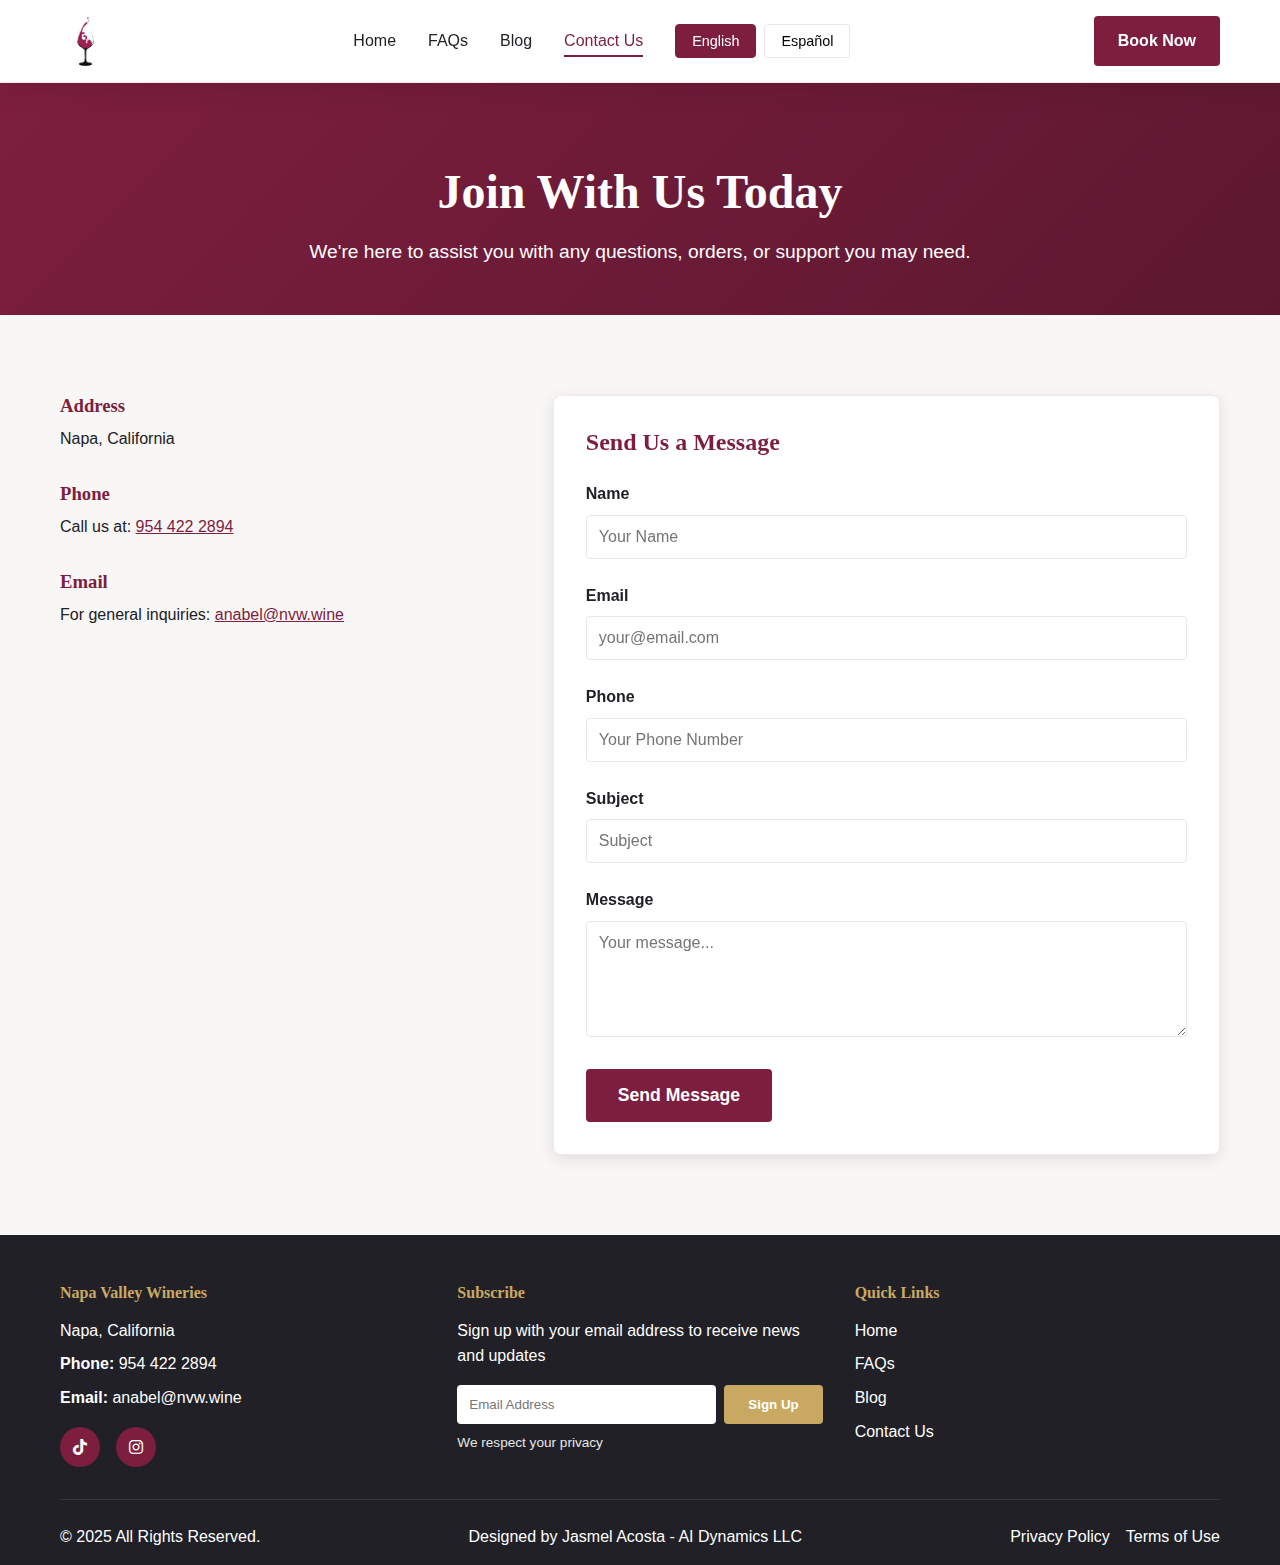
<file: contact.html>
<!DOCTYPE html>

<html lang="en">
<head>
<meta charset="utf-8"/>
<meta content="width=device-width, initial-scale=1.0" name="viewport"/>
<title>Contact Us - NVW | Get in Touch</title>
<meta content="Contact NVW for inquiries, support, or to learn more about wine experiences in Napa Valley." name="description"/>
<link href="./css/style.css" rel="stylesheet"/>
<link href="https://www.nvw.wine/contact.html" rel="canonical"/><meta content="website" property="og:type"/><meta content="https://www.nvw.wine/contact.html" property="og:url"/><meta content="Contact Us - NVW | Get in Touch" property="og:title"/><meta content="Contact NVW for inquiries, support, or to learn more about wine experiences in Napa Valley." property="og:description"/><meta content="https://images.unsplash.com/photo-1506377247377-2a5b3b417ebb?w=1920&amp;h=1080&amp;fit=crop" property="og:image"/><meta content="NVW - Napa Valley Wineries" property="og:site_name"/><meta content="en_US" property="og:locale"/><meta content="summary_large_image" name="twitter:card"/><meta content="Contact Us - NVW | Get in Touch" name="twitter:title"/><meta content="Contact NVW for inquiries, support, or to learn more about wine experiences in Napa Valley." name="twitter:description"/><meta content="https://images.unsplash.com/photo-1506377247377-2a5b3b417ebb?w=1920&amp;h=1080&amp;fit=crop" name="twitter:image"/><script type="application/ld+json">{
    "@context": "https://schema.org",
    "@graph": [
        {
            "@type": "Organization",
            "@id": "https://www.nvw.wine/#organization",
            "name": "NVW - Napa Valley Wineries",
            "url": "https://www.nvw.wine",
            "logo": {
                "@type": "ImageObject",
                "url": "https://www.nvw.wine/images/nvw-logo.png"
            },
            "contactPoint": {
                "@type": "ContactPoint",
                "telephone": "+1-954-422-2894",
                "contactType": "customer service",
                "email": "anabel@nvw.wine",
                "areaServed": "US",
                "availableLanguage": [
                    "en",
                    "es"
                ]
            },
            "sameAs": [
                "https://www.tiktok.com/@napavalleywineries",
                "https://www.instagram.com/nvwcalifornia?igsh=MTEwcGJ3ankzaTVpaQ=="
            ]
        },
        {
            "@type": "WebSite",
            "@id": "https://www.nvw.wine/#website",
            "url": "https://www.nvw.wine",
            "name": "NVW - Napa Valley Wineries",
            "description": "Discover, Explore, and Book Wine Experiences in Napa Valley",
            "publisher": {
                "@id": "https://www.nvw.wine/#organization"
            },
            "inLanguage": "en-US"
        },
        {
            "@type": [
                "WebPage",
                "ContactPage"
            ],
            "@id": "https://www.nvw.wine/contact.html/#webpage",
            "url": "https://www.nvw.wine/contact.html",
            "name": "Contact Us - NVW | Get in Touch",
            "description": "Contact NVW for inquiries, support, or to learn more about wine experiences in Napa Valley.",
            "isPartOf": {
                "@id": "https://www.nvw.wine/#website"
            },
            "inLanguage": "en-US",
            "primaryImageOfPage": {
                "@type": "ImageObject",
                "url": "https://images.unsplash.com/photo-1506377247377-2a5b3b417ebb?w=1920&h=1080&fit=crop"
            }
        }
    ]
}</script><link href="images/nvw-logo.png" rel="icon" type="image/png"/></head>
<body>
<!-- Header -->
<header class="header">
<div class="container">
<nav class="nav">
<div class="nav-brand">
<a href="./index.html">
<img alt="NVW - Napa Valley Wineries" class="logo" src="./images/nvw-logo.png"/>
</a>
</div>
<button aria-label="Toggle menu" class="mobile-menu-toggle">
<span></span>
<span></span>
<span></span>
</button>
<ul class="nav-menu">
<li><a class="nav-link" data-en="Home" data-es="Inicio" href="./index.html">Home</a></li>
<li><a class="nav-link" data-en="FAQs" data-es="Preguntas" href="./faqs.html">FAQs</a></li>
<li><a class="nav-link" data-en="Blog" data-es="Blog" href="./blog.html">Blog</a></li>
<li><a class="nav-link active" data-en="Contact Us" data-es="Contacto" href="./contact.html">Contact
                            Us</a></li>
<li class="language-switcher">
<button class="lang-btn active" data-lang="en">English</button>
<button class="lang-btn" data-lang="es">Español</button>
</li>
</ul>
<a class="btn btn-primary" data-en="Book Now" data-es="Reservar Ahora" href="https://napa-one.vercel.app/">Book Now</a>
</nav>
</div>
</header>
<!-- Hero Section -->
<section class="page-hero">
<div class="container">
<h1 data-en="Join With Us Today" data-es="Únete a Nosotros Hoy">Join With Us Today</h1>
<p data-en="We're here to assist you with any questions, orders, or support you may need." data-es="Estamos aquí para ayudarte con cualquier pregunta, pedido o soporte que puedas necesitar.">
                We're here to assist you with any questions, orders, or support you may need.</p>
</div>
</section>
<!-- Contact Section -->
<section class="section section-light">
<div class="container">
<div class="contact-grid">
<!-- Contact Info -->
<div class="contact-info">
<div class="contact-item">
<h3 data-en="Address" data-es="Dirección">Address</h3>
<p data-en="Napa, California" data-es="Napa, California">Napa, California</p>
</div>
<div class="contact-item">
<h3 data-en="Phone" data-es="Teléfono">Phone</h3>
<p><span data-en="Call us at: " data-es="Llámanos al: ">Call us at:</span> <a href="tel:9544222894">954 422 2894</a></p>
</div>
<div class="contact-item">
<h3>Email</h3>
<p><span data-en="For general inquiries: " data-es="Para consultas generales: ">For general
                                inquiries:</span>
<a href="mailto:anabel@nvw.wine">anabel@nvw.wine</a>
</p>
</div>
</div>
<!-- Contact Form -->
<div class="contact-form-wrapper">
<h2 data-en="Send Us a Message" data-es="Envíanos un Mensaje">Send Us a Message</h2>
<form class="contact-form" id="contactForm">
<div class="form-group">
<label data-en="Name" data-es="Nombre" for="name">Name</label>
<input data-placeholder-en="Your Name" data-placeholder-es="Tu Nombre" id="name" name="name" placeholder="Your Name" required="" type="text"/>
</div>
<div class="form-group">
<label data-en="Email" data-es="Correo Electrónico" for="email">Email</label>
<input data-placeholder-en="your@email.com" data-placeholder-es="tu@correo.com" id="email" name="email" placeholder="your@email.com" required="" type="email"/>
</div>
<div class="form-group">
<label data-en="Phone" data-es="Teléfono" for="phone">Phone</label>
<input data-placeholder-en="Your Phone Number" data-placeholder-es="Tu Número de Teléfono" id="phone" name="phone" placeholder="Your Phone Number" type="tel"/>
</div>
<div class="form-group">
<label data-en="Subject" data-es="Asunto" for="subject">Subject</label>
<input data-placeholder-en="Subject" data-placeholder-es="Asunto" id="subject" name="subject" placeholder="Subject" required="" type="text"/>
</div>
<div class="form-group">
<label data-en="Message" data-es="Mensaje" for="message">Message</label>
<textarea data-placeholder-en="Your message..." data-placeholder-es="Tu mensaje..." id="message" name="message" placeholder="Your message..." required="" rows="5"></textarea>
</div>
<button class="btn btn-primary btn-large" data-en="Send Message" data-es="Enviar Mensaje" type="submit">Send Message</button>
</form>
</div>
</div>
</div>
</section>
<!-- Footer -->
<footer class="footer">
<div class="container">
<div class="footer-grid">
<div class="footer-column">
<h4 data-en="Napa Valley Wineries" data-es="Bodegas del Valle de Napa">Napa Valley Wineries</h4>
<p data-en="Napa, California" data-es="Napa, California">Napa, California</p>
<p><strong data-en="Phone:" data-es="Teléfono:">Phone:</strong> 954 422 2894</p>
<p><strong>Email:</strong> <a href="mailto:anabel@nvw.wine">anabel@nvw.wine</a></p>
<div class="social-icons">
<a aria-label="TikTok" href="https://www.tiktok.com/@napavalleywineries" rel="noopener" target="_blank"><i class="fab fa-tiktok"></i></a>
<a aria-label="Instagram" href="https://www.instagram.com/nvwcalifornia?igsh=MTEwcGJ3ankzaTVpaQ==" rel="noopener" target="_blank"><i class="fab fa-instagram"></i></a>
</div>
</div>
<div class="footer-column">
<h4 data-en="Subscribe" data-es="Suscribirse">Subscribe</h4>
<p data-en="Sign up with your email address to receive news and updates" data-es="Regístrate con tu correo electrónico para recibir noticias y actualizaciones">Sign up
                        with your email address to receive news and updates</p>
<form class="newsletter-form">
<input data-placeholder-en="Email Address" data-placeholder-es="Correo Electrónico" placeholder="Email Address" required="" type="email"/>
<button class="btn btn-secondary" data-en="Sign Up" data-es="Registrarse" type="submit">Sign
                            Up</button>
</form>
<p class="privacy-notice" data-en="We respect your privacy" data-es="Respetamos tu privacidad">We
                        respect your privacy</p>
</div>
<div class="footer-column">
<h4 data-en="Quick Links" data-es="Enlaces Rápidos">Quick Links</h4>
<ul class="footer-links">
<li><a data-en="Home" data-es="Inicio" href="./index.html">Home</a></li>
<li><a data-en="FAQs" data-es="Preguntas" href="./faqs.html">FAQs</a></li>
<li><a data-en="Blog" data-es="Blog" href="./blog.html">Blog</a></li>
<li><a data-en="Contact Us" data-es="Contacto" href="./contact.html">Contact Us</a></li>
</ul>
</div>
</div>
<div class="footer-bottom">
<p>© 2025 <span data-en="All Rights Reserved" data-es="Todos los Derechos Reservados">All Rights
                        Reserved</span>.</p>
<p data-en="Designed by Jasmel Acosta - AI Dynamics LLC" data-es="Diseñado por Jasmel Acosta - AI Dynamics LLC">Designed by Jasmel Acosta - AI Dynamics LLC
                </p>
<div class="footer-legal">
<a data-en="Privacy Policy" data-es="Política de Privacidad" href="privacy-policy.html">Privacy
                        Policy</a>
<a data-en="Terms of Use" data-es="Términos de Uso" href="terms-of-use.html">Terms of Use</a>
</div>
</div>
</div>
</footer>
<link href="https://cdnjs.cloudflare.com/ajax/libs/font-awesome/6.4.0/css/all.min.css" rel="stylesheet"/>
<script src="js/chatbot-data.js"></script>
<script src="js/script.js"></script>
</body>
</html>
</file>
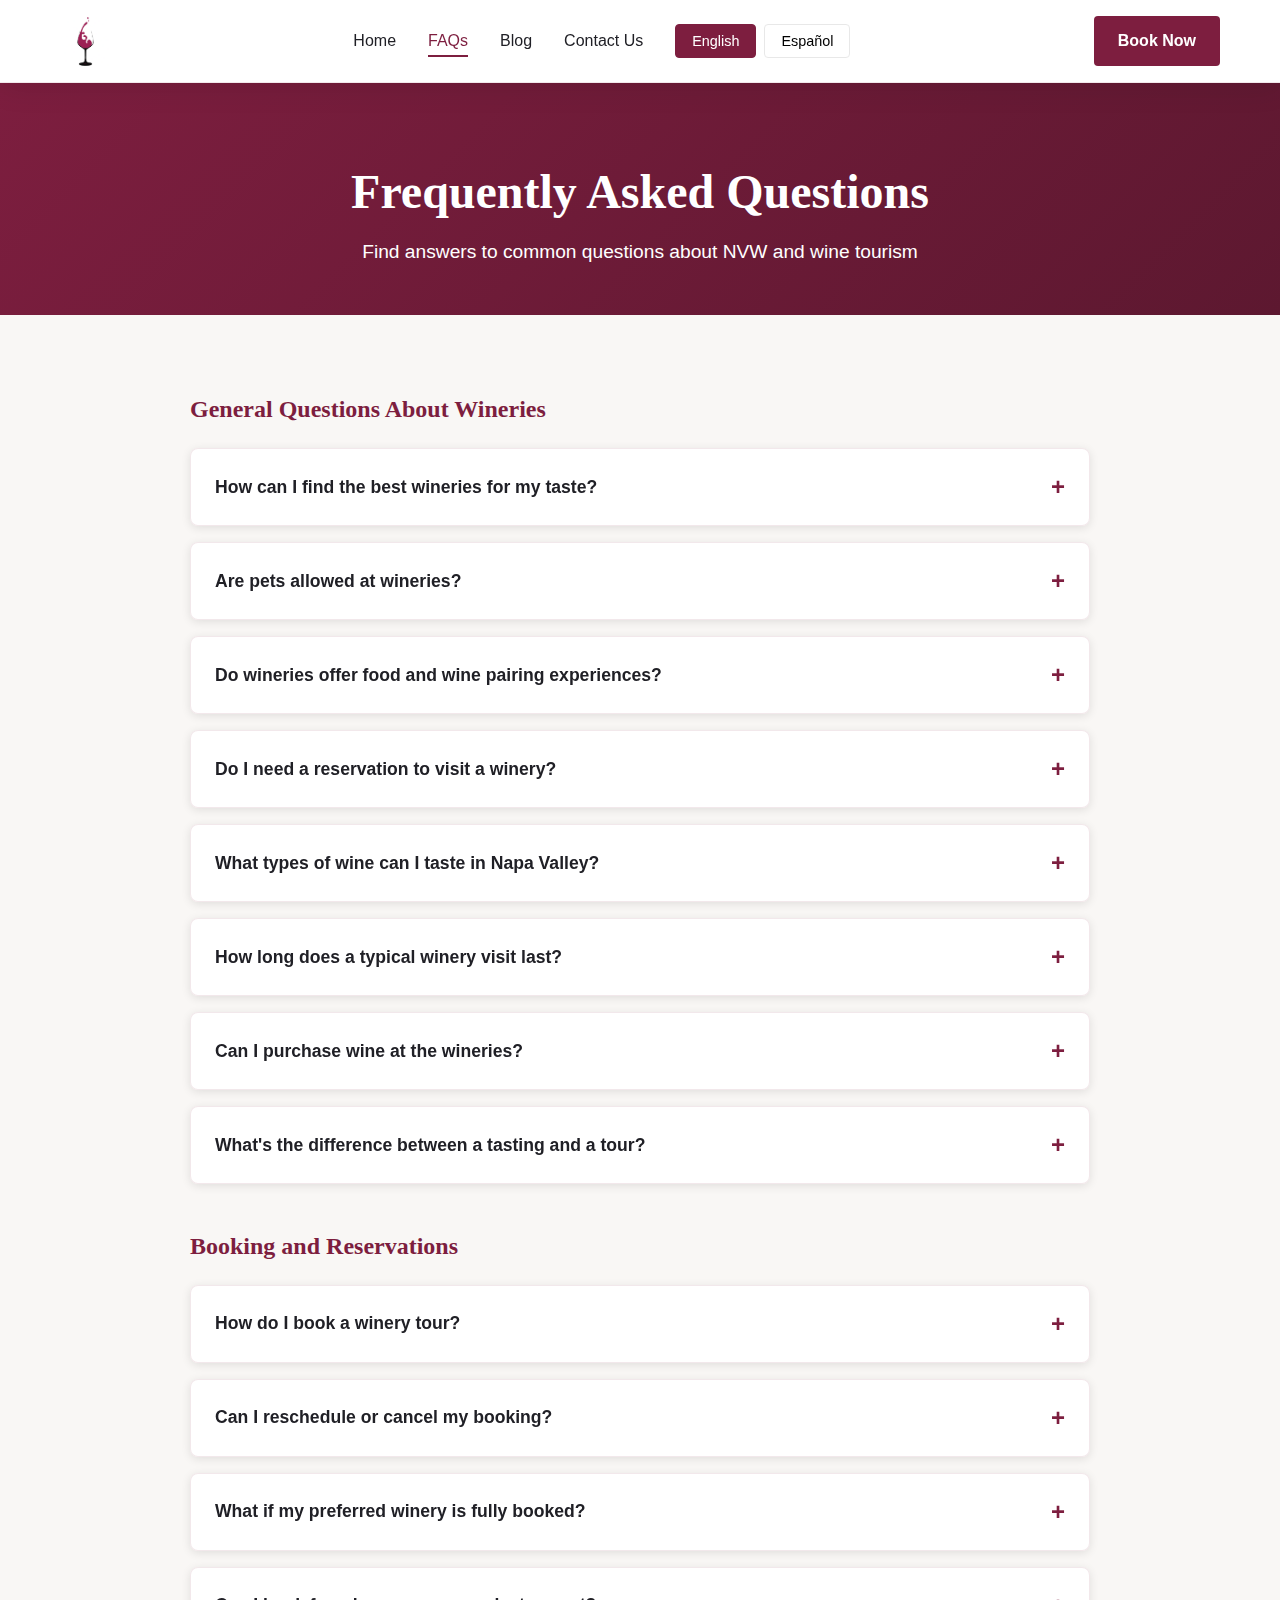
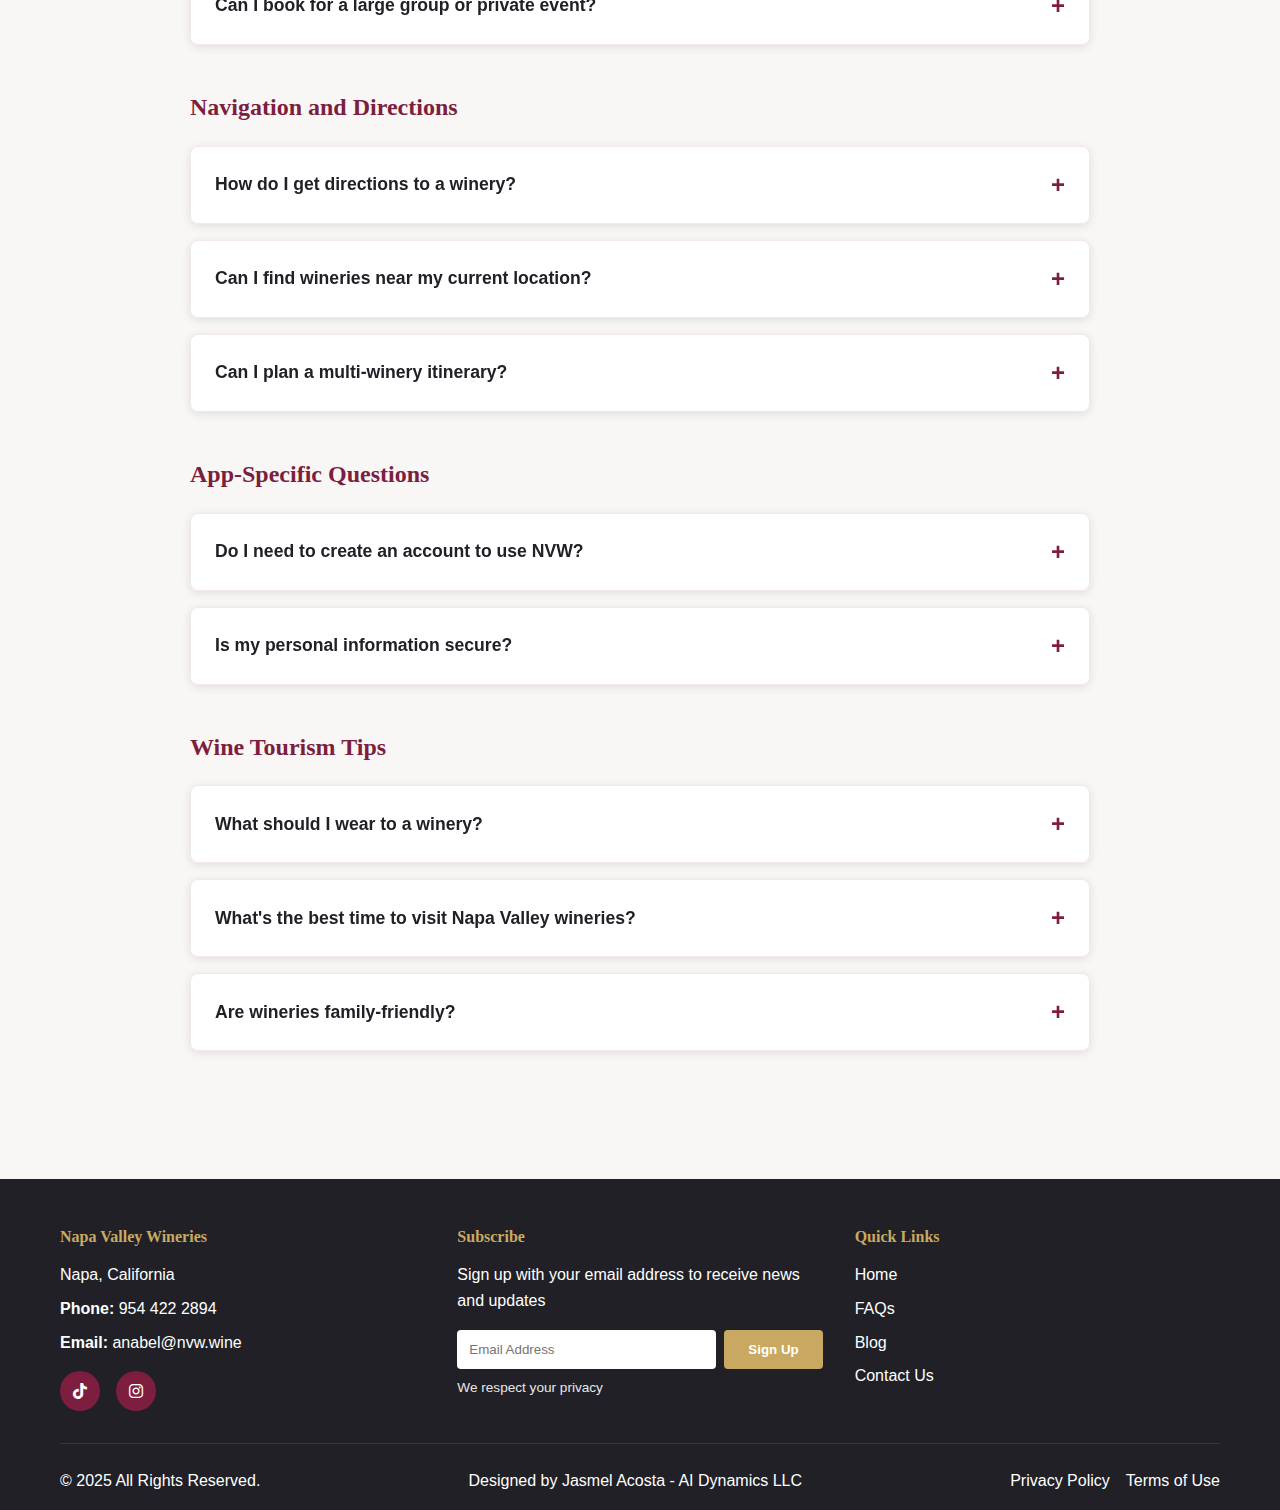
<file: faqs.html>
<!DOCTYPE html>

<html lang="en">
<head>
<meta charset="utf-8"/>
<meta content="width=device-width, initial-scale=1.0" name="viewport"/>
<title>FAQs - NVW | Frequently Asked Questions</title>
<meta content="Find answers to common questions about NVW, booking wineries, wine tourism, and more." name="description"/>
<link href="./css/style.css" rel="stylesheet"/>
<link href="https://www.nvw.wine/faqs.html" rel="canonical"/><meta content="website" property="og:type"/><meta content="https://www.nvw.wine/faqs.html" property="og:url"/><meta content="FAQs - NVW | Frequently Asked Questions" property="og:title"/><meta content="Find answers to common questions about NVW, booking wineries, wine tourism, and more." property="og:description"/><meta content="https://images.unsplash.com/photo-1506377247377-2a5b3b417ebb?w=1920&amp;h=1080&amp;fit=crop" property="og:image"/><meta content="NVW - Napa Valley Wineries" property="og:site_name"/><meta content="en_US" property="og:locale"/><meta content="summary_large_image" name="twitter:card"/><meta content="FAQs - NVW | Frequently Asked Questions" name="twitter:title"/><meta content="Find answers to common questions about NVW, booking wineries, wine tourism, and more." name="twitter:description"/><meta content="https://images.unsplash.com/photo-1506377247377-2a5b3b417ebb?w=1920&amp;h=1080&amp;fit=crop" name="twitter:image"/><script type="application/ld+json">{
    "@context": "https://schema.org",
    "@graph": [
        {
            "@type": "Organization",
            "@id": "https://www.nvw.wine/#organization",
            "name": "NVW - Napa Valley Wineries",
            "url": "https://www.nvw.wine",
            "logo": {
                "@type": "ImageObject",
                "url": "https://www.nvw.wine/images/nvw-logo.png"
            },
            "contactPoint": {
                "@type": "ContactPoint",
                "telephone": "+1-954-422-2894",
                "contactType": "customer service",
                "email": "anabel@nvw.wine",
                "areaServed": "US",
                "availableLanguage": [
                    "en",
                    "es"
                ]
            },
            "sameAs": [
                "https://www.tiktok.com/@napavalleywineries",
                "https://www.instagram.com/nvwcalifornia?igsh=MTEwcGJ3ankzaTVpaQ=="
            ]
        },
        {
            "@type": "WebSite",
            "@id": "https://www.nvw.wine/#website",
            "url": "https://www.nvw.wine",
            "name": "NVW - Napa Valley Wineries",
            "description": "Discover, Explore, and Book Wine Experiences in Napa Valley",
            "publisher": {
                "@id": "https://www.nvw.wine/#organization"
            },
            "inLanguage": "en-US"
        },
        {
            "@type": [
                "WebPage",
                "FAQPage"
            ],
            "@id": "https://www.nvw.wine/faqs.html/#webpage",
            "url": "https://www.nvw.wine/faqs.html",
            "name": "FAQs - NVW | Frequently Asked Questions",
            "description": "Find answers to common questions about NVW, booking wineries, wine tourism, and more.",
            "isPartOf": {
                "@id": "https://www.nvw.wine/#website"
            },
            "inLanguage": "en-US",
            "primaryImageOfPage": {
                "@type": "ImageObject",
                "url": "https://images.unsplash.com/photo-1506377247377-2a5b3b417ebb?w=1920&h=1080&fit=crop"
            }
        }
    ]
}</script><link href="images/nvw-logo.png" rel="icon" type="image/png"/></head>
<body>
<!-- Header -->
<header class="header">
<div class="container">
<nav class="nav">
<div class="nav-brand">
<a href="./index.html">
<img alt="NVW - Napa Valley Wineries" class="logo" src="./images/nvw-logo.png"/>
</a>
</div>
<button aria-label="Toggle menu" class="mobile-menu-toggle">
<span></span>
<span></span>
<span></span>
</button>
<ul class="nav-menu">
<li><a class="nav-link" data-en="Home" data-es="Inicio" href="./index.html">Home</a></li>
<li><a class="nav-link active" data-en="FAQs" data-es="Preguntas" href="./faqs.html">FAQs</a></li>
<li><a class="nav-link" data-en="Blog" data-es="Blog" href="./blog.html">Blog</a></li>
<li><a class="nav-link" data-en="Contact Us" data-es="Contacto" href="./contact.html">Contact Us</a>
</li>
<li class="language-switcher">
<button class="lang-btn active" data-lang="en">English</button>
<button class="lang-btn" data-lang="es">Español</button>
</li>
</ul>
<a class="btn btn-primary" data-en="Book Now" data-es="Reservar Ahora" href="https://napa-one.vercel.app/">Book Now</a>
</nav>
</div>
</header>
<!-- Hero Section -->
<section class="page-hero">
<div class="container">
<h1 data-en="Frequently Asked Questions" data-es="Preguntas Frecuentes">Frequently Asked Questions</h1>
<p data-en="Find answers to common questions about NVW and wine tourism" data-es="Encuentra respuestas a preguntas comunes sobre NVW y turismo vinícola">Find answers to common
                questions about NVW and wine tourism</p>
</div>
</section>
<!-- FAQs Section -->
<section class="section section-light">
<div class="container">
<div class="faq-container">
<!-- General Questions -->
<div class="faq-category">
<h2 data-en="General Questions About Wineries" data-es="Preguntas Generales Sobre Bodegas">General
                        Questions About Wineries</h2>
<div class="faq-item">
<button class="faq-question">
<span data-en="How can I find the best wineries for my taste?" data-es="¿Cómo puedo encontrar las mejores bodegas para mi gusto?">How can I find the
                                best wineries for my taste?</span>
<span class="faq-icon">+</span>
</button>
<div class="faq-answer">
<p data-en="NVW helps you find the best wineries tailored to your preferences. Use our filters to discover top-rated wineries based on wine types, amenities, and experiences." data-es="NVW te ayuda a encontrar las mejores bodegas adaptadas a tus preferencias. Usa nuestros filtros para descubrir bodegas mejor calificadas según tipos de vino, comodidades y experiencias.">
                                NVW helps you find the best wineries tailored to your preferences. Use our filters to
                                discover top-rated wineries based on wine types, amenities, and experiences.</p>
</div>
</div>
<div class="faq-item">
<button class="faq-question">
<span data-en="Are pets allowed at wineries?" data-es="¿Se permiten mascotas en las bodegas?">Are pets allowed at wineries?</span>
<span class="faq-icon">+</span>
</button>
<div class="faq-answer">
<p data-en="Yes! Many wineries welcome pets. Use the 'Pet-Friendly' filter to find them." data-es="¡Sí! Muchas bodegas dan la bienvenida a mascotas. Usa el filtro 'Apto para Mascotas' para encontrarlas.">
                                Yes! Many wineries welcome pets. Use the "Pet-Friendly" filter to find them.</p>
</div>
</div>
<div class="faq-item">
<button class="faq-question">
<span data-en="Do wineries offer food and wine pairing experiences?" data-es="¿Las bodegas ofrecen experiencias de maridaje de comida y vino?">Do wineries
                                offer food and wine pairing experiences?</span>
<span class="faq-icon">+</span>
</button>
<div class="faq-answer">
<p data-en="Several wineries in Napa Valley provide curated food and wine pairing experiences. Use our filters to find the perfect match." data-es="Varias bodegas en el Valle de Napa ofrecen experiencias curadas de maridaje de comida y vino. Usa nuestros filtros para encontrar la combinación perfecta.">
                                Several wineries in Napa Valley provide curated food and wine pairing experiences. Use
                                our filters to find the perfect match.</p>
</div>
</div>
<div class="faq-item">
<button class="faq-question">
<span data-en="Do I need a reservation to visit a winery?" data-es="¿Necesito una reserva para visitar una bodega?">Do I need a reservation to
                                visit a winery?</span>
<span class="faq-icon">+</span>
</button>
<div class="faq-answer">
<p data-en="Some wineries allow walk-ins, but most require reservations. NVW provides real-time booking to ensure availability." data-es="Algunas bodegas permiten visitas sin cita previa, pero la mayoría requiere reservas. NVW proporciona reservas en tiempo real para garantizar disponibilidad.">
                                Some wineries allow walk-ins, but most require reservations. NVW provides real-time
                                booking to ensure availability.</p>
</div>
</div>
<div class="faq-item">
<button class="faq-question">
<span data-en="What types of wine can I taste in Napa Valley?" data-es="¿Qué tipos de vino puedo probar en el Valle de Napa?">What types of wine can I
                                taste in Napa Valley?</span>
<span class="faq-icon">+</span>
</button>
<div class="faq-answer">
<p data-en="Napa Valley is famous for Cabernet Sauvignon, but you can also taste excellent Chardonnay, Merlot, Pinot Noir, Sauvignon Blanc, Zinfandel, and many other varietals. The region produces world-class wines across many styles." data-es="El Valle de Napa es famoso por el Cabernet Sauvignon, pero también puedes probar excelente Chardonnay, Merlot, Pinot Noir, Sauvignon Blanc, Zinfandel y muchas otras variedades. La región produce vinos de clase mundial en muchos estilos.">
                                Napa Valley is famous for Cabernet Sauvignon, but you can also taste excellent
                                Chardonnay, Merlot, Pinot Noir, Sauvignon Blanc, Zinfandel, and many other varietals.
                                The region produces world-class wines across many styles.</p>
</div>
</div>
<div class="faq-item">
<button class="faq-question">
<span data-en="How long does a typical winery visit last?" data-es="¿Cuánto dura una visita típica a una bodega?">How long does a typical winery
                                visit last?</span>
<span class="faq-icon">+</span>
</button>
<div class="faq-answer">
<p data-en="A standard tasting experience lasts 45-90 minutes. Tours with barrel tastings or vineyard walks can take 1.5-2 hours. Private tastings or food pairings may last 2-3 hours. Plan accordingly to enjoy each experience fully." data-es="Una experiencia de degustación estándar dura de 45 a 90 minutos. Los tours con degustaciones de barrica o paseos por viñedos pueden tomar de 1.5 a 2 horas. Las degustaciones privadas o maridajes de comida pueden durar de 2 a 3 horas. Planifica en consecuencia para disfrutar cada experiencia completamente.">
                                A standard tasting experience lasts 45-90 minutes. Tours with barrel tastings or
                                vineyard walks can take 1.5-2 hours. Private tastings or food pairings may last 2-3
                                hours. Plan accordingly to enjoy each experience fully.</p>
</div>
</div>
<div class="faq-item">
<button class="faq-question">
<span data-en="Can I purchase wine at the wineries?" data-es="¿Puedo comprar vino en las bodegas?">Can I purchase wine at the
                                wineries?</span>
<span class="faq-icon">+</span>
</button>
<div class="faq-answer">
<p data-en="Yes! Most wineries have tasting rooms where you can purchase bottles, cases, or join wine clubs. Many offer exclusive wines only available at the winery. We can arrange shipping to most states if you can't carry everything home." data-es="¡Sí! La mayoría de las bodegas tienen salas de degustación donde puedes comprar botellas, cajas o unirte a clubes de vino. Muchas ofrecen vinos exclusivos solo disponibles en la bodega. Podemos organizar el envío a la mayoría de los estados si no puedes llevarte todo a casa.">
                                Yes! Most wineries have tasting rooms where you can purchase bottles, cases, or join
                                wine clubs. Many offer exclusive wines only available at the winery. We can arrange
                                shipping to most states if you can't carry everything home.</p>
</div>
</div>
<div class="faq-item">
<button class="faq-question">
<span data-en="What's the difference between a tasting and a tour?" data-es="¿Cuál es la diferencia entre una degustación y un tour?">What's the difference
                                between a tasting and a tour?</span>
<span class="faq-icon">+</span>
</button>
<div class="faq-answer">
<p data-en="A tasting focuses on sampling wines in the tasting room with descriptions from staff. A tour includes walking through the vineyard, production facility, and barrel room, plus a tasting. Tours provide deeper insight into winemaking." data-es="Una degustación se centra en probar vinos en la sala de degustación con descripciones del personal. Un tour incluye caminar por el viñedo, la instalación de producción y la sala de barricas, más una degustación. Los tours proporcionan una visión más profunda de la elaboración del vino.">
                                A tasting focuses on sampling wines in the tasting room with descriptions from staff. A
                                tour includes walking through the vineyard, production facility, and barrel room, plus a
                                tasting. Tours provide deeper insight into winemaking.</p>
</div>
</div>
</div>
<!-- Booking Questions -->
<div class="faq-category">
<h2 data-en="Booking and Reservations" data-es="Reservas y Reservaciones">Booking and Reservations
                    </h2>
<div class="faq-item">
<button class="faq-question">
<span data-en="How do I book a winery tour?" data-es="¿Cómo reservo un tour de bodega?">How
                                do I book a winery tour?</span>
<span class="faq-icon">+</span>
</button>
<div class="faq-answer">
<p data-en="Simply select a winery on the app or website, choose your preferred date and time, and complete your booking with just a few clicks." data-es="Simplemente selecciona una bodega en la aplicación o sitio web, elige tu fecha y hora preferidas, y completa tu reserva con solo unos clics.">
                                Simply select a winery on the app or website, choose your preferred date and time, and
                                complete your booking with just a few clicks.</p>
</div>
</div>
<div class="faq-item">
<button class="faq-question">
<span data-en="Can I reschedule or cancel my booking?" data-es="¿Puedo reprogramar o cancelar mi reserva?">Can I reschedule or cancel my
                                booking?</span>
<span class="faq-icon">+</span>
</button>
<div class="faq-answer">
<p data-en="Yes, most wineries allow rescheduling or cancellations. You can manage your bookings directly through the app." data-es="Sí, la mayoría de las bodegas permiten reprogramación o cancelaciones. Puedes gestionar tus reservas directamente a través de la aplicación.">
                                Yes, most wineries allow rescheduling or cancellations. You can manage your bookings
                                directly through the app.</p>
</div>
</div>
<div class="faq-item">
<button class="faq-question">
<span data-en="What if my preferred winery is fully booked?" data-es="¿Qué pasa si mi bodega preferida está completamente reservada?">What if my
                                preferred winery is fully booked?</span>
<span class="faq-icon">+</span>
</button>
<div class="faq-answer">
<p data-en="NVW will suggest similar wineries nearby based on your preferences." data-es="NVW sugerirá bodegas similares cercanas según tus preferencias.">NVW will
                                suggest similar wineries nearby based on your preferences.</p>
</div>
</div>
<div class="faq-item">
<button class="faq-question">
<span data-en="Can I book for a large group or private event?" data-es="¿Puedo reservar para un grupo grande o evento privado?">Can I book for a large
                                group or private event?</span>
<span class="faq-icon">+</span>
</button>
<div class="faq-answer">
<p data-en="Absolutely! Use the 'Private Booking' filter to find wineries offering group tours." data-es="¡Absolutamente! Usa el filtro 'Reserva Privada' para encontrar bodegas que ofrecen tours grupales.">
                                Absolutely! Use the "Private Booking" filter to find wineries offering group tours.</p>
</div>
</div>
</div>
<!-- Navigation Questions -->
<div class="faq-category">
<h2 data-en="Navigation and Directions" data-es="Navegación e Indicaciones">Navigation and
                        Directions</h2>
<div class="faq-item">
<button class="faq-question">
<span data-en="How do I get directions to a winery?" data-es="¿Cómo obtengo direcciones a una bodega?">How do I get directions to a
                                winery?</span>
<span class="faq-icon">+</span>
</button>
<div class="faq-answer">
<p data-en="NVW integrates with Google Maps to provide step-by-step directions to your selected wineries." data-es="NVW se integra con Google Maps para proporcionar direcciones paso a paso a tus bodegas seleccionadas.">
                                NVW integrates with Google Maps to provide step-by-step directions to your selected
                                wineries.</p>
</div>
</div>
<div class="faq-item">
<button class="faq-question">
<span data-en="Can I find wineries near my current location?" data-es="¿Puedo encontrar bodegas cerca de mi ubicación actual?">Can I find wineries
                                near my current location?</span>
<span class="faq-icon">+</span>
</button>
<div class="faq-answer">
<p data-en="Yes! Use the 'Near Me' feature on the app to discover wineries closest to you." data-es="¡Sí! Usa la función 'Cerca de Mí' en la aplicación para descubrir bodegas más cercanas a ti.">
                                Yes! Use the "Near Me" feature on the app to discover wineries closest to you.</p>
</div>
</div>
<div class="faq-item">
<button class="faq-question">
<span data-en="Can I plan a multi-winery itinerary?" data-es="¿Puedo planificar un itinerario de múltiples bodegas?">Can I plan a
                                multi-winery itinerary?</span>
<span class="faq-icon">+</span>
</button>
<div class="faq-answer">
<p data-en="Yes, NVW's itinerary planner helps you map out multiple winery visits in a single trip." data-es="Sí, el planificador de itinerarios de NVW te ayuda a trazar múltiples visitas a bodegas en un solo viaje.">
                                Yes, NVW's itinerary planner helps you map out multiple winery visits in a single trip.
                            </p>
</div>
</div>
</div>
<!-- App Questions -->
<div class="faq-category">
<h2 data-en="App-Specific Questions" data-es="Preguntas Específicas de la Aplicación">App-Specific
                        Questions</h2>
<div class="faq-item">
<button class="faq-question">
<span data-en="Do I need to create an account to use NVW?" data-es="¿Necesito crear una cuenta para usar NVW?">Do I need to create an account to
                                use NVW?</span>
<span class="faq-icon">+</span>
</button>
<div class="faq-answer">
<p data-en="No, you can explore as a guest. However, creating an account allows you to save preferences, favorites, and booking history." data-es="No, puedes explorar como invitado. Sin embargo, crear una cuenta te permite guardar preferencias, favoritos e historial de reservas.">
                                No, you can explore as a guest. However, creating an account allows you to save
                                preferences, favorites, and booking history.</p>
</div>
</div>
<div class="faq-item">
<button class="faq-question">
<span data-en="Is my personal information secure?" data-es="¿Mi información personal está segura?">Is my personal information
                                secure?</span>
<span class="faq-icon">+</span>
</button>
<div class="faq-answer">
<p data-en="Absolutely. NVW prioritizes your privacy and does not share your data with third parties." data-es="Absolutamente. NVW prioriza tu privacidad y no comparte tus datos con terceros.">
                                Absolutely. NVW prioritizes your privacy and does not share your data with third
                                parties.</p>
</div>
</div>
</div>
<!-- Wine Tourism Tips -->
<div class="faq-category">
<h2 data-en="Wine Tourism Tips" data-es="Consejos de Turismo Vinícola">Wine Tourism Tips</h2>
<div class="faq-item">
<button class="faq-question">
<span data-en="What should I wear to a winery?" data-es="¿Qué debo usar para ir a una bodega?">What should I wear to a winery?</span>
<span class="faq-icon">+</span>
</button>
<div class="faq-answer">
<p data-en="Smart casual is recommended. Comfortable shoes are ideal for vineyard tours." data-es="Se recomienda elegante informal. Los zapatos cómodos son ideales para tours de viñedos.">
                                Smart casual is recommended. Comfortable shoes are ideal for vineyard tours.</p>
</div>
</div>
<div class="faq-item">
<button class="faq-question">
<span data-en="What's the best time to visit Napa Valley wineries?" data-es="¿Cuál es el mejor momento para visitar las bodegas del Valle de Napa?">What's
                                the best time to visit Napa Valley wineries?</span>
<span class="faq-icon">+</span>
</button>
<div class="faq-answer">
<p data-en="Harvest season (August to October) is the most popular, but spring (March to May) offers beautiful scenery and fewer crowds." data-es="La temporada de cosecha (agosto a octubre) es la más popular, pero la primavera (marzo a mayo) ofrece hermosos paisajes y menos multitudes.">
                                Harvest season (August to October) is the most popular, but spring (March to May) offers
                                beautiful scenery and fewer crowds.</p>
</div>
</div>
<div class="faq-item">
<button class="faq-question">
<span data-en="Are wineries family-friendly?" data-es="¿Las bodegas son familiares?">Are
                                wineries family-friendly?</span>
<span class="faq-icon">+</span>
</button>
<div class="faq-answer">
<p data-en="Some wineries are family-friendly. Use the 'Family-Friendly' filter to find them." data-es="Algunas bodegas son familiares. Usa el filtro 'Familiar' para encontrarlas.">
                                Some wineries are family-friendly. Use the "Family-Friendly" filter to find them.</p>
</div>
</div>
</div>
</div>
</div>
</section>
<!-- Footer -->
<footer class="footer">
<div class="container">
<div class="footer-grid">
<div class="footer-column">
<h4 data-en="Napa Valley Wineries" data-es="Bodegas del Valle de Napa">Napa Valley Wineries</h4>
<p data-en="Napa, California" data-es="Napa, California">Napa, California</p>
<p><strong data-en="Phone:" data-es="Teléfono:">Phone:</strong> 954 422 2894</p>
<p><strong>Email:</strong> <a href="mailto:anabel@nvw.wine">anabel@nvw.wine</a></p>
<div class="social-icons">
<a aria-label="TikTok" href="https://www.tiktok.com/@napavalleywineries" rel="noopener" target="_blank"><i class="fab fa-tiktok"></i></a>
<a aria-label="Instagram" href="https://www.instagram.com/nvwcalifornia?igsh=MTEwcGJ3ankzaTVpaQ==" rel="noopener" target="_blank"><i class="fab fa-instagram"></i></a>
</div>
</div>
<div class="footer-column">
<h4 data-en="Subscribe" data-es="Suscribirse">Subscribe</h4>
<p data-en="Sign up with your email address to receive news and updates" data-es="Regístrate con tu correo electrónico para recibir noticias y actualizaciones">Sign up
                        with your email address to receive news and updates</p>
<form class="newsletter-form">
<input data-placeholder-en="Email Address" data-placeholder-es="Correo Electrónico" placeholder="Email Address" required="" type="email"/>
<button class="btn btn-secondary" data-en="Sign Up" data-es="Registrarse" type="submit">Sign
                            Up</button>
</form>
<p class="privacy-notice" data-en="We respect your privacy" data-es="Respetamos tu privacidad">We
                        respect your privacy</p>
</div>
<div class="footer-column">
<h4 data-en="Quick Links" data-es="Enlaces Rápidos">Quick Links</h4>
<ul class="footer-links">
<li><a data-en="Home" data-es="Inicio" href="./index.html">Home</a></li>
<li><a data-en="FAQs" data-es="Preguntas" href="./faqs.html">FAQs</a></li>
<li><a data-en="Blog" data-es="Blog" href="./blog.html">Blog</a></li>
<li><a data-en="Contact Us" data-es="Contacto" href="./contact.html">Contact Us</a></li>
</ul>
</div>
</div>
<div class="footer-bottom">
<p>© 2025 <span data-en="All Rights Reserved" data-es="Todos los Derechos Reservados">All Rights
                        Reserved</span>.</p>
<p data-en="Designed by Jasmel Acosta - AI Dynamics LLC" data-es="Diseñado por Jasmel Acosta - AI Dynamics LLC">Designed by Jasmel Acosta - AI Dynamics LLC
                </p>
<div class="footer-legal">
<a data-en="Privacy Policy" data-es="Política de Privacidad" href="privacy-policy.html">Privacy
                        Policy</a>
<a data-en="Terms of Use" data-es="Términos de Uso" href="terms-of-use.html">Terms of Use</a>
</div>
</div>
</div>
</footer>
<link href="https://cdnjs.cloudflare.com/ajax/libs/font-awesome/6.4.0/css/all.min.css" rel="stylesheet"/>
<script src="js/chatbot-data.js"></script>
<script src="js/script.js"></script>
</body>
</html>
</file>
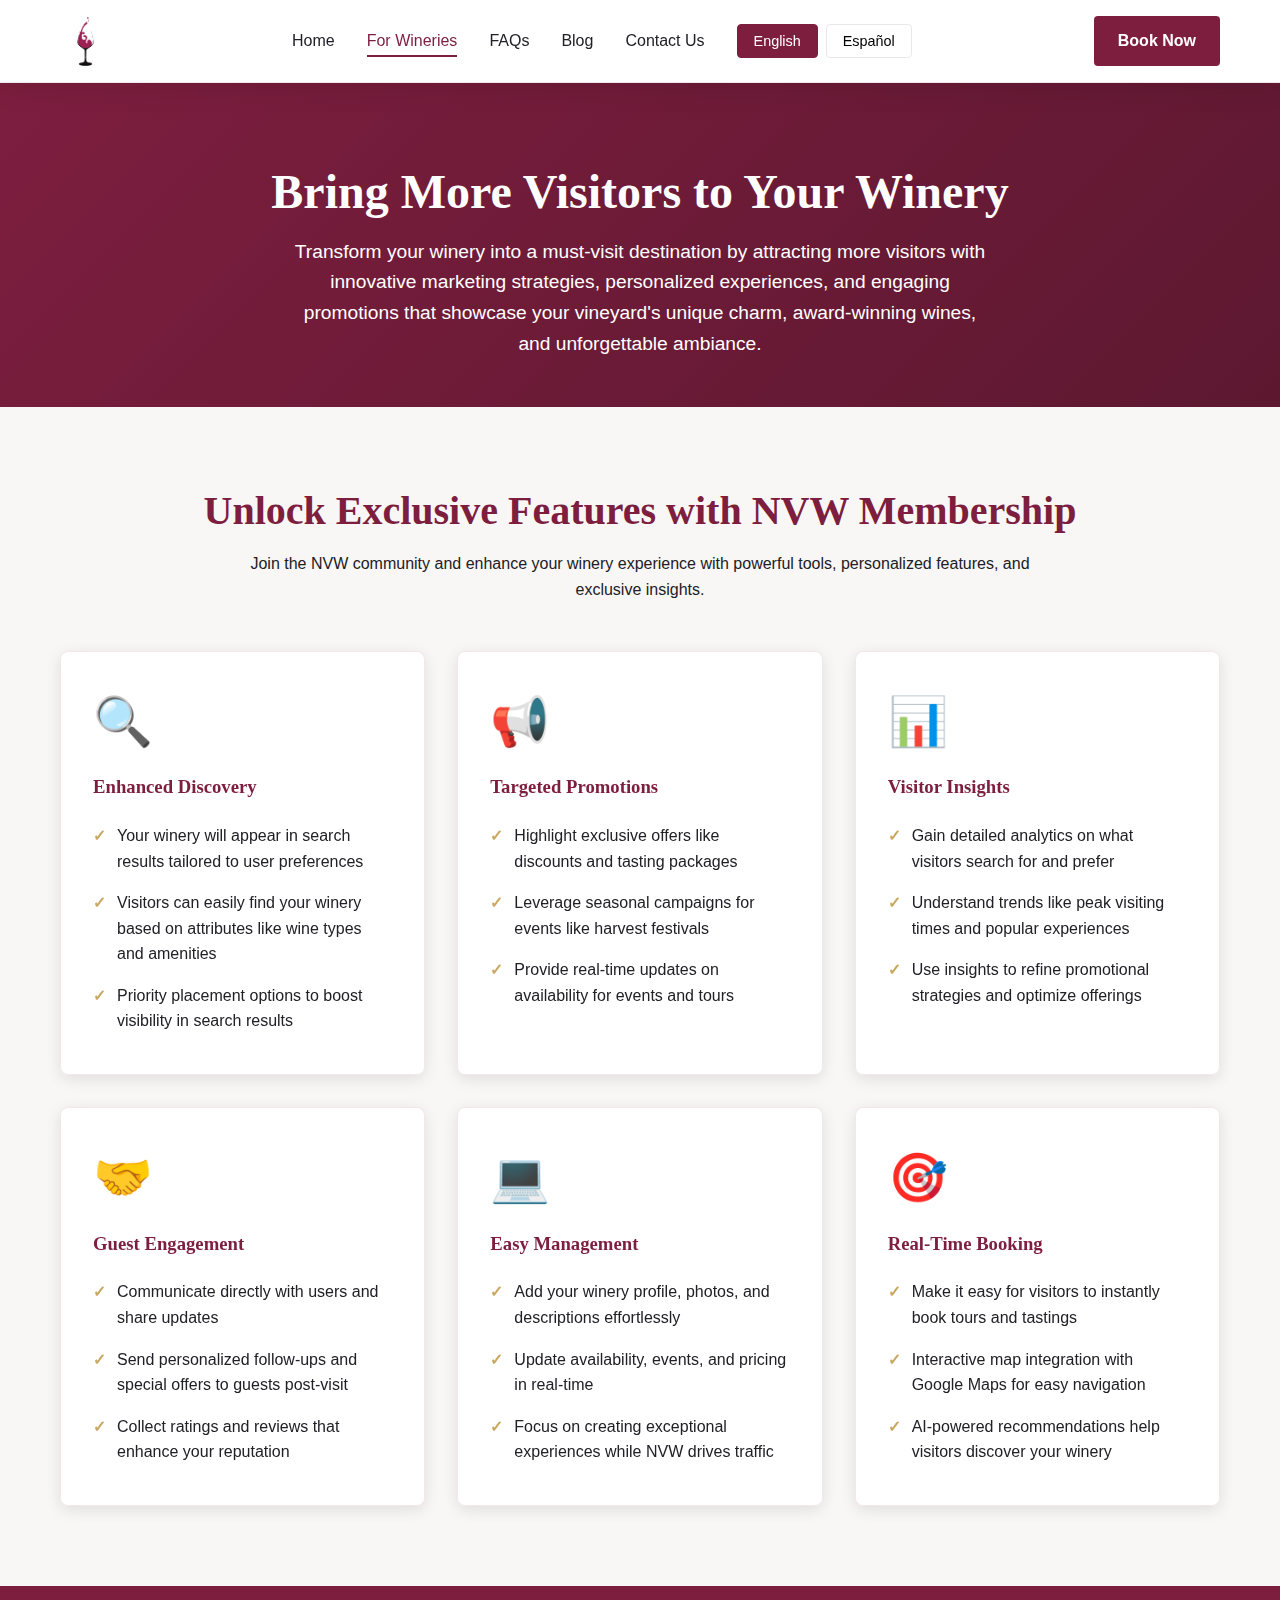
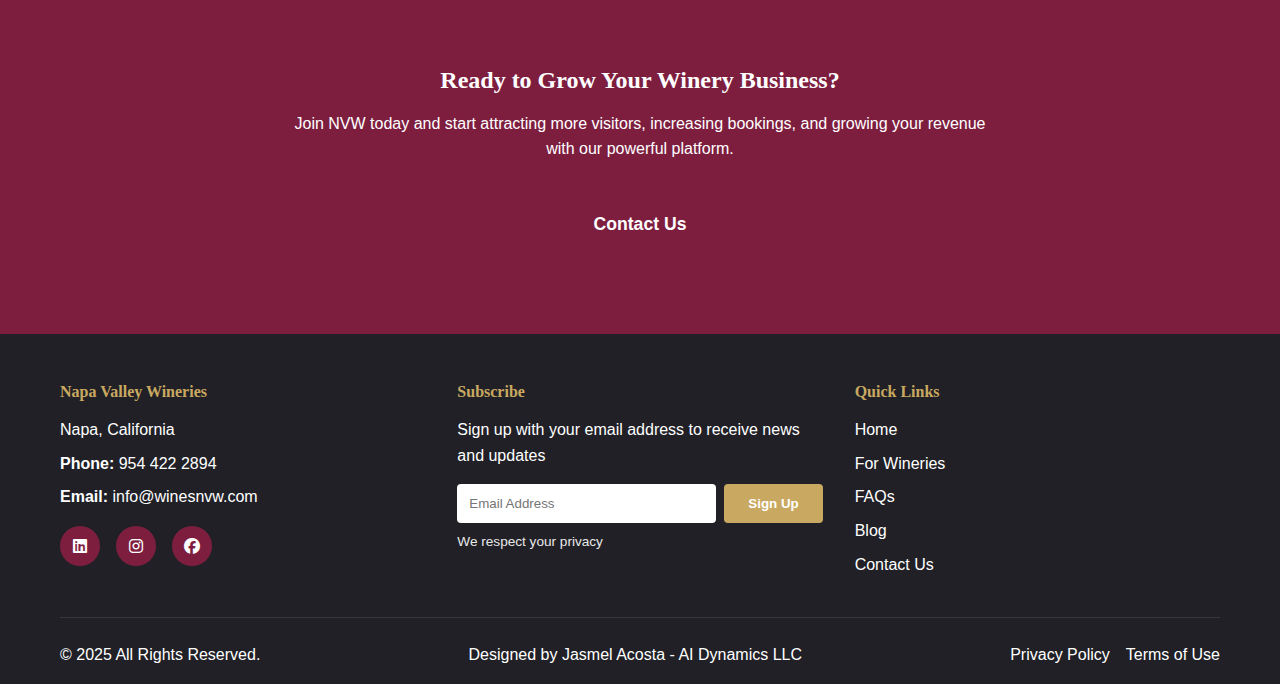
<file: for-wineries.html>
<!DOCTYPE html>
<html lang="en">
<head>
    <meta charset="UTF-8">
    <meta name="viewport" content="width=device-width, initial-scale=1.0">
    <title>For Wineries - NVW | Grow Your Winery Business</title>
    <meta name="description" content="Join NVW and attract more visitors to your winery with enhanced visibility, analytics, and booking features.">
    <link rel="stylesheet" href="./css/style.css">
</head>
<body>
    <!-- Header -->
    <header class="header">
        <div class="container">
            <nav class="nav">
                <div class="nav-brand">
                    <a href="./index.html">
                        <img src="./images/nvw-logo.png" alt="NVW - Napa Valley Wineries" class="logo">
                    </a>
                </div>
                
                <button class="mobile-menu-toggle" aria-label="Toggle menu">
                    <span></span>
                    <span></span>
                    <span></span>
                </button>
                
                <ul class="nav-menu">
                    <li><a href="./index.html" class="nav-link" data-en="Home" data-es="Inicio">Home</a></li>
                    <li><a href="./for-wineries.html" class="nav-link active" data-en="For Wineries" data-es="Para Bodegas">For Wineries</a></li>
                    <li><a href="./faqs.html" class="nav-link" data-en="FAQs" data-es="Preguntas">FAQs</a></li>
                    <li><a href="./blog.html" class="nav-link" data-en="Blog" data-es="Blog">Blog</a></li>
                    <li><a href="./contact.html" class="nav-link" data-en="Contact Us" data-es="Contacto">Contact Us</a></li>
                    <li class="language-switcher">
                        <button class="lang-btn active" data-lang="en">English</button>
                        <button class="lang-btn" data-lang="es">Español</button>
                    </li>
                </ul>
                
                <a href="https://napa-one.vercel.app/" class="btn btn-primary" data-en="Book Now" data-es="Reservar Ahora">Book Now</a>
            </nav>
        </div>
    </header>

    <!-- Hero Section -->
    <section class="page-hero">
        <div class="container">
            <h1 data-en="Bring More Visitors to Your Winery" data-es="Atrae Más Visitantes a Tu Bodega">Bring More Visitors to Your Winery</h1>
            <p data-en="Transform your winery into a must-visit destination by attracting more visitors with innovative marketing strategies, personalized experiences, and engaging promotions that showcase your vineyard's unique charm, award-winning wines, and unforgettable ambiance." data-es="Transforma tu bodega en un destino imperdible atrayendo más visitantes con estrategias de marketing innovadoras, experiencias personalizadas y promociones atractivas que muestran el encanto único de tu viñedo, vinos premiados y ambiente inolvidable.">
                Transform your winery into a must-visit destination by attracting more visitors with innovative marketing strategies, personalized experiences, and engaging promotions that showcase your vineyard's unique charm, award-winning wines, and unforgettable ambiance.
            </p>
        </div>
    </section>

    <!-- Features Section -->
    <section class="section section-light">
        <div class="container">
            <h2 class="section-title text-center" data-en="Unlock Exclusive Features with NVW Membership" data-es="Desbloquea Funciones Exclusivas con la Membresía NVW">Unlock Exclusive Features with NVW Membership</h2>
            <p class="text-center" style="max-width: 800px; margin: 0 auto 3rem;" data-en="Join the NVW community and enhance your winery experience with powerful tools, personalized features, and exclusive insights." data-es="Únete a la comunidad NVW y mejora tu experiencia vinícola con herramientas poderosas, funciones personalizadas e información exclusiva.">
                Join the NVW community and enhance your winery experience with powerful tools, personalized features, and exclusive insights.
            </p>

            <div class="features-grid">
                <!-- Feature 1 -->
                <div class="feature-card">
                    <div class="feature-icon">🔍</div>
                    <h3 data-en="Enhanced Discovery" data-es="Descubrimiento Mejorado">Enhanced Discovery</h3>
                    <ul>
                        <li data-en="Your winery will appear in search results tailored to user preferences" data-es="Tu bodega aparecerá en resultados de búsqueda adaptados a las preferencias del usuario">Your winery will appear in search results tailored to user preferences</li>
                        <li data-en="Visitors can easily find your winery based on attributes like wine types and amenities" data-es="Los visitantes pueden encontrar fácilmente tu bodega según atributos como tipos de vino y comodidades">Visitors can easily find your winery based on attributes like wine types and amenities</li>
                        <li data-en="Priority placement options to boost visibility in search results" data-es="Opciones de ubicación prioritaria para aumentar la visibilidad en resultados de búsqueda">Priority placement options to boost visibility in search results</li>
                    </ul>
                </div>

                <!-- Feature 2 -->
                <div class="feature-card">
                    <div class="feature-icon">📢</div>
                    <h3 data-en="Targeted Promotions" data-es="Promociones Dirigidas">Targeted Promotions</h3>
                    <ul>
                        <li data-en="Highlight exclusive offers like discounts and tasting packages" data-es="Destaca ofertas exclusivas como descuentos y paquetes de cata">Highlight exclusive offers like discounts and tasting packages</li>
                        <li data-en="Leverage seasonal campaigns for events like harvest festivals" data-es="Aprovecha campañas estacionales para eventos como festivales de cosecha">Leverage seasonal campaigns for events like harvest festivals</li>
                        <li data-en="Provide real-time updates on availability for events and tours" data-es="Proporciona actualizaciones en tiempo real sobre disponibilidad de eventos y tours">Provide real-time updates on availability for events and tours</li>
                    </ul>
                </div>

                <!-- Feature 3 -->
                <div class="feature-card">
                    <div class="feature-icon">📊</div>
                    <h3 data-en="Visitor Insights" data-es="Información de Visitantes">Visitor Insights</h3>
                    <ul>
                        <li data-en="Gain detailed analytics on what visitors search for and prefer" data-es="Obtén análisis detallados sobre lo que los visitantes buscan y prefieren">Gain detailed analytics on what visitors search for and prefer</li>
                        <li data-en="Understand trends like peak visiting times and popular experiences" data-es="Comprende tendencias como horarios de mayor visita y experiencias populares">Understand trends like peak visiting times and popular experiences</li>
                        <li data-en="Use insights to refine promotional strategies and optimize offerings" data-es="Usa información para refinar estrategias promocionales y optimizar ofertas">Use insights to refine promotional strategies and optimize offerings</li>
                    </ul>
                </div>

                <!-- Feature 4 -->
                <div class="feature-card">
                    <div class="feature-icon">🤝</div>
                    <h3 data-en="Guest Engagement" data-es="Compromiso con Huéspedes">Guest Engagement</h3>
                    <ul>
                        <li data-en="Communicate directly with users and share updates" data-es="Comunícate directamente con los usuarios y comparte actualizaciones">Communicate directly with users and share updates</li>
                        <li data-en="Send personalized follow-ups and special offers to guests post-visit" data-es="Envía seguimientos personalizados y ofertas especiales a los huéspedes después de la visita">Send personalized follow-ups and special offers to guests post-visit</li>
                        <li data-en="Collect ratings and reviews that enhance your reputation" data-es="Recopila calificaciones y reseñas que mejoren tu reputación">Collect ratings and reviews that enhance your reputation</li>
                    </ul>
                </div>

                <!-- Feature 5 -->
                <div class="feature-card">
                    <div class="feature-icon">💻</div>
                    <h3 data-en="Easy Management" data-es="Gestión Fácil">Easy Management</h3>
                    <ul>
                        <li data-en="Add your winery profile, photos, and descriptions effortlessly" data-es="Agrega el perfil de tu bodega, fotos y descripciones sin esfuerzo">Add your winery profile, photos, and descriptions effortlessly</li>
                        <li data-en="Update availability, events, and pricing in real-time" data-es="Actualiza disponibilidad, eventos y precios en tiempo real">Update availability, events, and pricing in real-time</li>
                        <li data-en="Focus on creating exceptional experiences while NVW drives traffic" data-es="Concéntrate en crear experiencias excepcionales mientras NVW genera tráfico">Focus on creating exceptional experiences while NVW drives traffic</li>
                    </ul>
                </div>

                <!-- Feature 6 -->
                <div class="feature-card">
                    <div class="feature-icon">🎯</div>
                    <h3 data-en="Real-Time Booking" data-es="Reservas en Tiempo Real">Real-Time Booking</h3>
                    <ul>
                        <li data-en="Make it easy for visitors to instantly book tours and tastings" data-es="Facilita a los visitantes reservar tours y catas al instante">Make it easy for visitors to instantly book tours and tastings</li>
                        <li data-en="Interactive map integration with Google Maps for easy navigation" data-es="Integración de mapa interactivo con Google Maps para navegación fácil">Interactive map integration with Google Maps for easy navigation</li>
                        <li data-en="AI-powered recommendations help visitors discover your winery" data-es="Recomendaciones impulsadas por IA ayudan a los visitantes a descubrir tu bodega">AI-powered recommendations help visitors discover your winery</li>
                    </ul>
                </div>
            </div>
        </div>
    </section>

    <!-- CTA Section -->
    <section class="section section-dark">
        <div class="container text-center">
            <h2 data-en="Ready to Grow Your Winery Business?" data-es="¿Listo para Hacer Crecer Tu Negocio Vinícola?">Ready to Grow Your Winery Business?</h2>
            <p style="max-width: 700px; margin: 0 auto 2rem;" data-en="Join NVW today and start attracting more visitors, increasing bookings, and growing your revenue with our powerful platform." data-es="Únete a NVW hoy y comienza a atraer más visitantes, aumentar reservas y hacer crecer tus ingresos con nuestra poderosa plataforma.">
                Join NVW today and start attracting more visitors, increasing bookings, and growing your revenue with our powerful platform.
            </p>
            <a href="./contact.html" class="btn btn-primary btn-large" data-en="Contact Us" data-es="Contáctanos">Contact Us</a>
        </div>
    </section>

    <!-- Footer -->
    <footer class="footer">
        <div class="container">
            <div class="footer-grid">
                <div class="footer-column">
                    <h4 data-en="Napa Valley Wineries" data-es="Bodegas del Valle de Napa">Napa Valley Wineries</h4>
                    <p data-en="Napa, California" data-es="Napa, California">Napa, California</p>
                    <p><strong data-en="Phone:" data-es="Teléfono:">Phone:</strong> 954 422 2894</p>
                    <p><strong>Email:</strong> <a href="mailto:info@winesnvw.com">info@winesnvw.com</a></p>
                    <div class="social-icons">
                        <a href="https://www.linkedin.com/company/winesnvw/" target="_blank" rel="noopener" aria-label="LinkedIn"><i class="fab fa-linkedin"></i></a>
                        <a href="https://www.instagram.com/winesnvw/" target="_blank" rel="noopener" aria-label="Instagram"><i class="fab fa-instagram"></i></a>
                        <a href="https://www.facebook.com/people/Wines-Nvw/pfbid0DG75KQXmicg4i14AicKyhtC6gsvBtgAPkbEVimw5cBdb2KsntX3nwK8Pe3eK24WAl/" target="_blank" rel="noopener" aria-label="Facebook"><i class="fab fa-facebook"></i></a>
                    </div>
                </div>

                <div class="footer-column">
                    <h4 data-en="Subscribe" data-es="Suscribirse">Subscribe</h4>
                    <p data-en="Sign up with your email address to receive news and updates" data-es="Regístrate con tu correo electrónico para recibir noticias y actualizaciones">Sign up with your email address to receive news and updates</p>
                    <form class="newsletter-form">
                        <input type="email" placeholder="Email Address" data-placeholder-en="Email Address" data-placeholder-es="Correo Electrónico" required>
                        <button type="submit" class="btn btn-secondary" data-en="Sign Up" data-es="Registrarse">Sign Up</button>
                    </form>
                    <p class="privacy-notice" data-en="We respect your privacy" data-es="Respetamos tu privacidad">We respect your privacy</p>
                </div>

                <div class="footer-column">
                    <h4 data-en="Quick Links" data-es="Enlaces Rápidos">Quick Links</h4>
                    <ul class="footer-links">
                        <li><a href="./index.html" data-en="Home" data-es="Inicio">Home</a></li>
                        <li><a href="./for-wineries.html" data-en="For Wineries" data-es="Para Bodegas">For Wineries</a></li>
                        <li><a href="./faqs.html" data-en="FAQs" data-es="Preguntas">FAQs</a></li>
                        <li><a href="./blog.html" data-en="Blog" data-es="Blog">Blog</a></li>
                        <li><a href="./contact.html" data-en="Contact Us" data-es="Contacto">Contact Us</a></li>
                    </ul>
                </div>
            </div>

            <div class="footer-bottom">
                <p>&copy; 2025 <span data-en="All Rights Reserved" data-es="Todos los Derechos Reservados">All Rights Reserved</span>.</p>
                <p data-en="Designed by Jasmel Acosta - AI Dynamics LLC" data-es="Diseñado por Jasmel Acosta - AI Dynamics LLC">Designed by Jasmel Acosta - AI Dynamics LLC</p>
                <div class="footer-legal">
                    <a href="privacy-policy.html" data-en="Privacy Policy" data-es="Política de Privacidad">Privacy Policy</a>
                    <a href="terms-of-use.html" data-en="Terms of Use" data-es="Términos de Uso">Terms of Use</a>
                </div>
            </div>
        </div>
    </footer>

    <link rel="stylesheet" href="https://cdnjs.cloudflare.com/ajax/libs/font-awesome/6.4.0/css/all.min.css">
    <script src="js/chatbot-data.js"></script>
    <script src="./js/chatbot-data.js"></script>
    <script src="./js/script.js"></script>
</body>
</html>
</file>
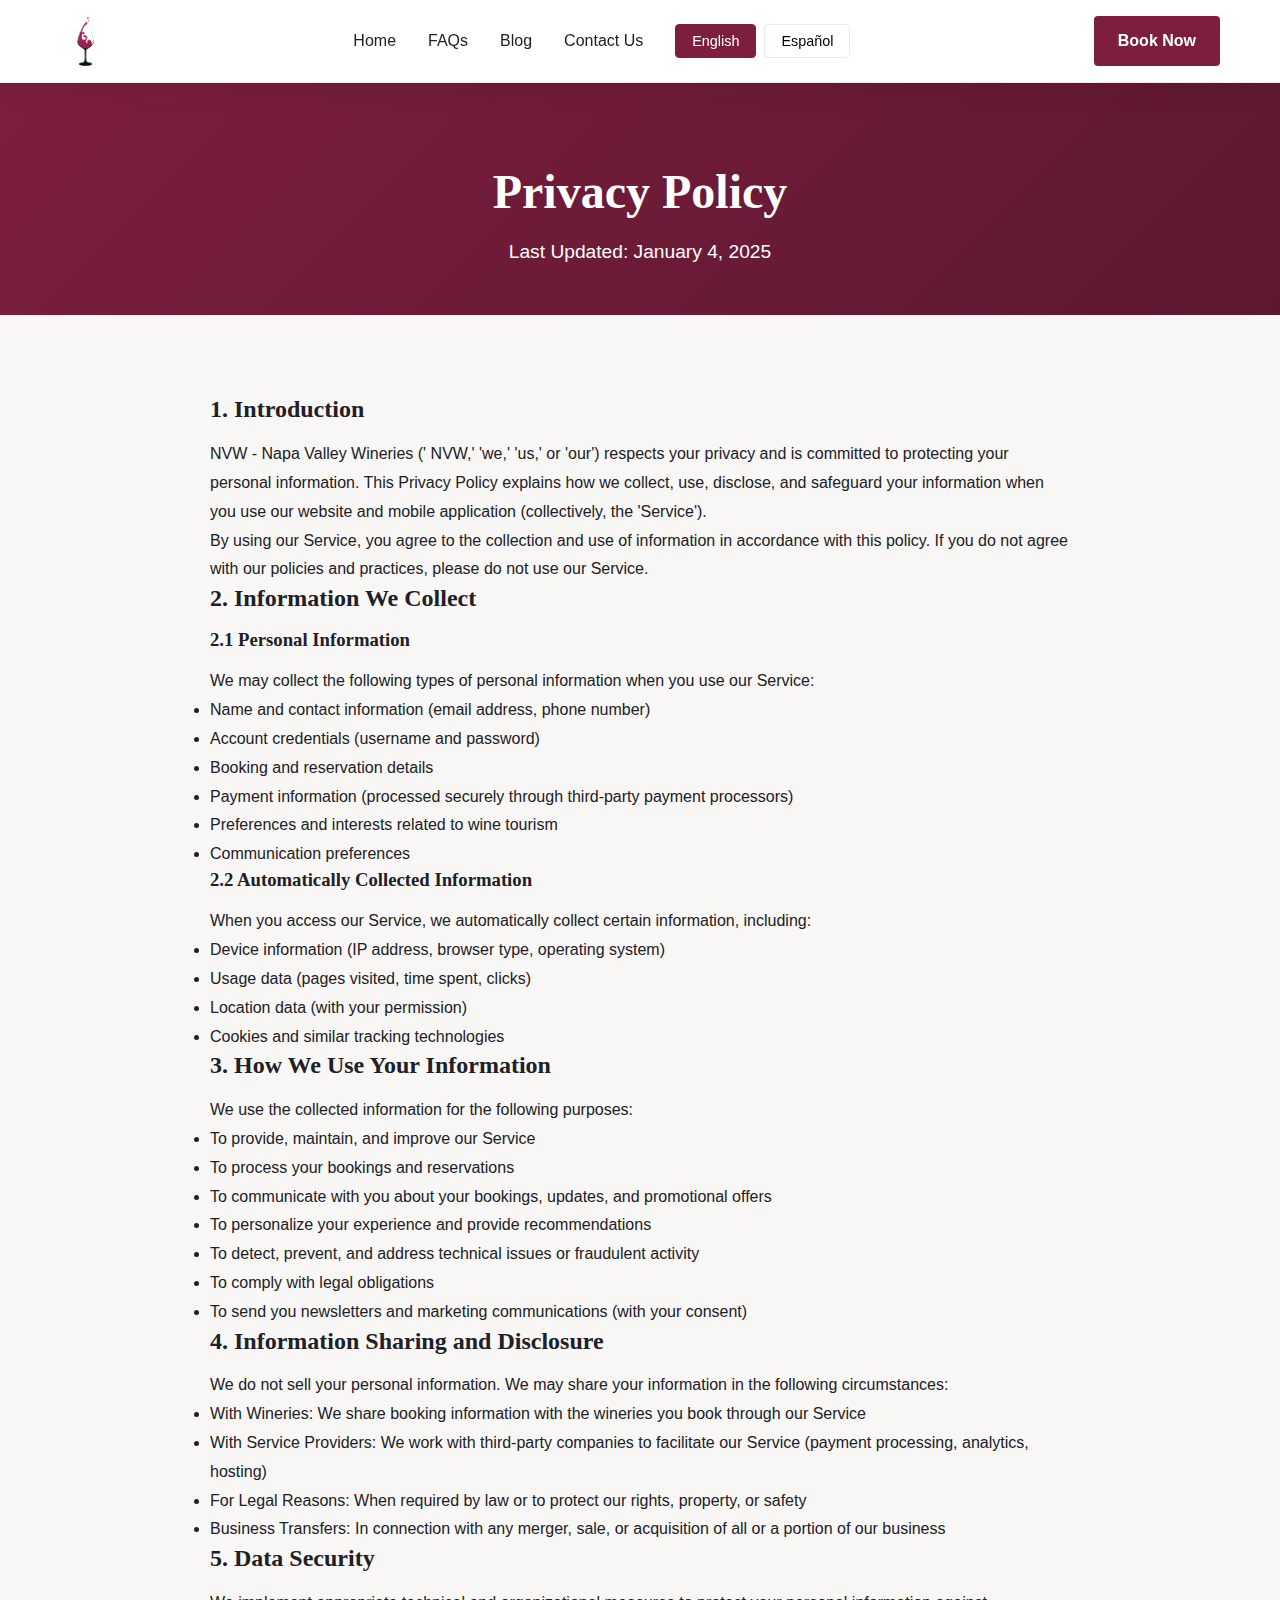
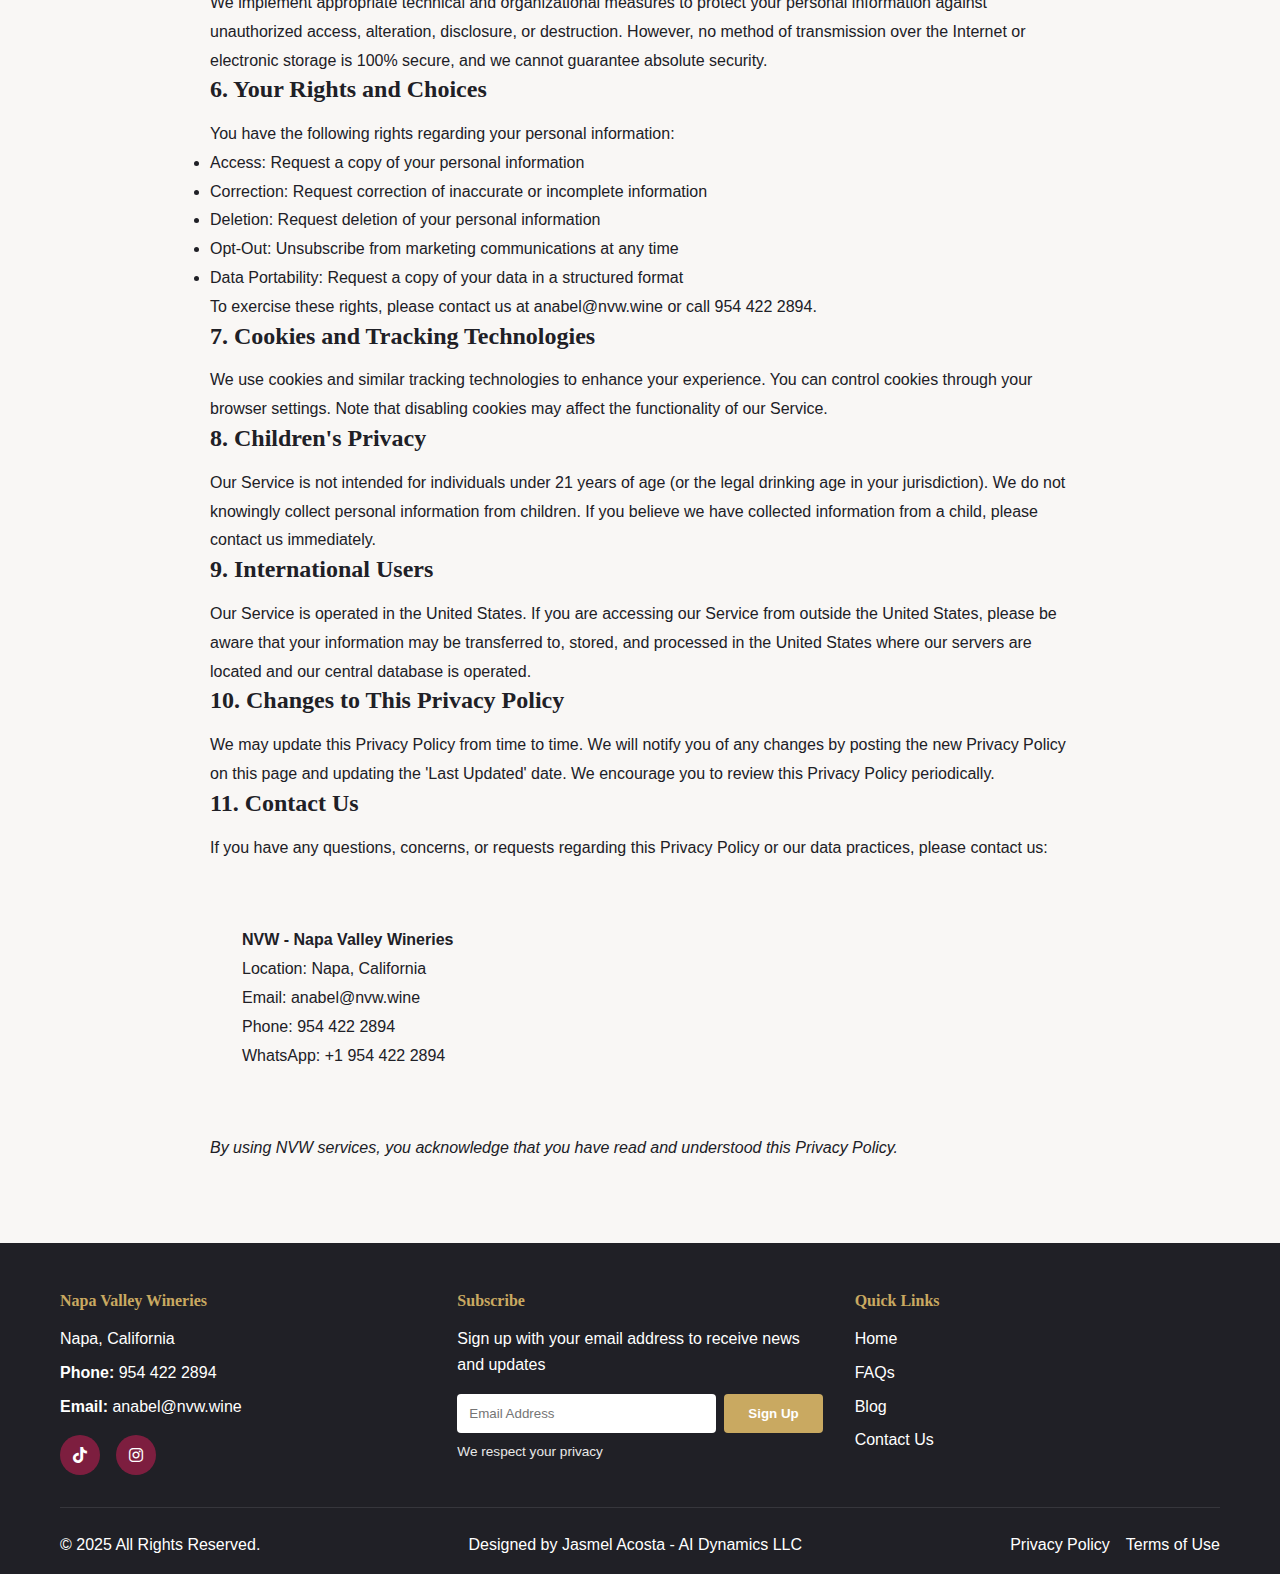
<file: privacy-policy.html>
<!DOCTYPE html>

<html lang="en">
<head>
<meta charset="utf-8"/>
<meta content="width=device-width, initial-scale=1.0" name="viewport"/>
<title>Privacy Policy | NVW - Napa Valley Wineries</title>
<meta content="Privacy Policy for NVW - Learn how we protect your personal information and data." name="description"/>
<link href="./css/style.css" rel="stylesheet"/>
<link href="https://www.nvw.wine/privacy-policy.html" rel="canonical"/><meta content="website" property="og:type"/><meta content="https://www.nvw.wine/privacy-policy.html" property="og:url"/><meta content="Privacy Policy | NVW - Napa Valley Wineries" property="og:title"/><meta content="Privacy Policy for NVW - Learn how we protect your personal information and data." property="og:description"/><meta content="https://images.unsplash.com/photo-1506377247377-2a5b3b417ebb?w=1920&amp;h=1080&amp;fit=crop" property="og:image"/><meta content="NVW - Napa Valley Wineries" property="og:site_name"/><meta content="en_US" property="og:locale"/><meta content="summary_large_image" name="twitter:card"/><meta content="Privacy Policy | NVW - Napa Valley Wineries" name="twitter:title"/><meta content="Privacy Policy for NVW - Learn how we protect your personal information and data." name="twitter:description"/><meta content="https://images.unsplash.com/photo-1506377247377-2a5b3b417ebb?w=1920&amp;h=1080&amp;fit=crop" name="twitter:image"/><script type="application/ld+json">{
    "@context": "https://schema.org",
    "@graph": [
        {
            "@type": "Organization",
            "@id": "https://www.nvw.wine/#organization",
            "name": "NVW - Napa Valley Wineries",
            "url": "https://www.nvw.wine",
            "logo": {
                "@type": "ImageObject",
                "url": "https://www.nvw.wine/images/nvw-logo.png"
            },
            "contactPoint": {
                "@type": "ContactPoint",
                "telephone": "+1-954-422-2894",
                "contactType": "customer service",
                "email": "anabel@nvw.wine",
                "areaServed": "US",
                "availableLanguage": [
                    "en",
                    "es"
                ]
            },
            "sameAs": [
                "https://www.tiktok.com/@napavalleywineries",
                "https://www.instagram.com/nvwcalifornia?igsh=MTEwcGJ3ankzaTVpaQ=="
            ]
        },
        {
            "@type": "WebSite",
            "@id": "https://www.nvw.wine/#website",
            "url": "https://www.nvw.wine",
            "name": "NVW - Napa Valley Wineries",
            "description": "Discover, Explore, and Book Wine Experiences in Napa Valley",
            "publisher": {
                "@id": "https://www.nvw.wine/#organization"
            },
            "inLanguage": "en-US"
        },
        {
            "@type": "WebPage",
            "@id": "https://www.nvw.wine/privacy-policy.html/#webpage",
            "url": "https://www.nvw.wine/privacy-policy.html",
            "name": "Privacy Policy | NVW - Napa Valley Wineries",
            "description": "Privacy Policy for NVW - Learn how we protect your personal information and data.",
            "isPartOf": {
                "@id": "https://www.nvw.wine/#website"
            },
            "inLanguage": "en-US",
            "primaryImageOfPage": {
                "@type": "ImageObject",
                "url": "https://images.unsplash.com/photo-1506377247377-2a5b3b417ebb?w=1920&h=1080&fit=crop"
            }
        }
    ]
}</script><link href="images/nvw-logo.png" rel="icon" type="image/png"/></head>
<body>
<!-- Header -->
<header class="header">
<div class="container">
<nav class="nav">
<div class="nav-brand">
<a href="./index.html">
<img alt="NVW - Napa Valley Wineries" class="logo" src="./images/nvw-logo.png"/>
</a>
</div>
<button aria-label="Toggle menu" class="mobile-menu-toggle">
<span></span>
<span></span>
<span></span>
</button>
<ul class="nav-menu">
<li><a class="nav-link" data-en="Home" data-es="Inicio" href="./index.html">Home</a></li>
<li><a class="nav-link" data-en="FAQs" data-es="Preguntas" href="./faqs.html">FAQs</a></li>
<li><a class="nav-link" data-en="Blog" data-es="Blog" href="./blog.html">Blog</a></li>
<li><a class="nav-link" data-en="Contact Us" data-es="Contacto" href="./contact.html">Contact Us</a></li>
<li class="language-switcher">
<button class="lang-btn active" data-lang="en">English</button>
<button class="lang-btn" data-lang="es">Español</button>
</li>
</ul>
<a class="btn btn-primary" data-en="Book Now" data-es="Reservar Ahora" href="https://napa-one.vercel.app/">Book Now</a>
</nav>
</div>
</header>
<!-- Hero Section -->
<section class="page-hero">
<div class="container">
<h1 data-en="Privacy Policy" data-es="Política de Privacidad">Privacy Policy</h1>
<p data-en="Last Updated: January 4, 2025" data-es="Última Actualización: 4 de enero de 2025">Last Updated: January 4, 2025</p>
</div>
</section>
<!-- Privacy Policy Content -->
<section class="section section-light">
<div class="container" style="max-width: 900px;">
<div style="line-height: 1.8;">
<h2 data-en="1. Introduction" data-es="1. Introducción">1. Introduction</h2>
<p data-en="NVW - Napa Valley Wineries (' NVW,' 'we,' 'us,' or 'our') respects your privacy and is committed to protecting your personal information. This Privacy Policy explains how we collect, use, disclose, and safeguard your information when you use our website and mobile application (collectively, the 'Service')." data-es="NVW - Bodegas del Valle de Napa ('NVW,' 'nosotros' o 'nuestro') respeta su privacidad y se compromete a proteger su información personal. Esta Política de Privacidad explica cómo recopilamos, usamos, divulgamos y protegemos su información cuando utiliza nuestro sitio web y aplicación móvil (colectivamente, el 'Servicio').">NVW - Napa Valley Wineries ("NVW," "we," "us," or "our") respects your privacy and is committed to protecting your personal information. This Privacy Policy explains how we collect, use, disclose, and safeguard your information when you use our website and mobile application (collectively, the "Service").</p>
<p data-en="By using our Service, you agree to the collection and use of information in accordance with this policy. If you do not agree with our policies and practices, please do not use our Service." data-es="Al utilizar nuestro Servicio, usted acepta la recopilación y el uso de información de acuerdo con esta política. Si no está de acuerdo con nuestras políticas y prácticas, por favor no use nuestro Servicio.">By using our Service, you agree to the collection and use of information in accordance with this policy. If you do not agree with our policies and practices, please do not use our Service.</p>
<h2 data-en="2. Information We Collect" data-es="2. Información Que Recopilamos">2. Information We Collect</h2>
<h3 data-en="2.1 Personal Information" data-es="2.1 Información Personal">2.1 Personal Information</h3>
<p data-en="We may collect the following types of personal information when you use our Service:" data-es="Podemos recopilar los siguientes tipos de información personal cuando utiliza nuestro Servicio:">We may collect the following types of personal information when you use our Service:</p>
<ul>
<li data-en="Name and contact information (email address, phone number)" data-es="Nombre e información de contacto (dirección de correo electrónico, número de teléfono)">Name and contact information (email address, phone number)</li>
<li data-en="Account credentials (username and password)" data-es="Credenciales de cuenta (nombre de usuario y contraseña)">Account credentials (username and password)</li>
<li data-en="Booking and reservation details" data-es="Detalles de reservas y reservaciones">Booking and reservation details</li>
<li data-en="Payment information (processed securely through third-party payment processors)" data-es="Información de pago (procesada de forma segura a través de procesadores de pago de terceros)">Payment information (processed securely through third-party payment processors)</li>
<li data-en="Preferences and interests related to wine tourism" data-es="Preferencias e intereses relacionados con el turismo vinícola">Preferences and interests related to wine tourism</li>
<li data-en="Communication preferences" data-es="Preferencias de comunicación">Communication preferences</li>
</ul>
<h3 data-en="2.2 Automatically Collected Information" data-es="2.2 Información Recopilada Automáticamente">2.2 Automatically Collected Information</h3>
<p data-en="When you access our Service, we automatically collect certain information, including:" data-es="Cuando accede a nuestro Servicio, recopilamos automáticamente cierta información, que incluye:">When you access our Service, we automatically collect certain information, including:</p>
<ul>
<li data-en="Device information (IP address, browser type, operating system)" data-es="Información del dispositivo (dirección IP, tipo de navegador, sistema operativo)">Device information (IP address, browser type, operating system)</li>
<li data-en="Usage data (pages visited, time spent, clicks)" data-es="Datos de uso (páginas visitadas, tiempo transcurrido, clics)">Usage data (pages visited, time spent, clicks)</li>
<li data-en="Location data (with your permission)" data-es="Datos de ubicación (con su permiso)">Location data (with your permission)</li>
<li data-en="Cookies and similar tracking technologies" data-es="Cookies y tecnologías de seguimiento similares">Cookies and similar tracking technologies</li>
</ul>
<h2 data-en="3. How We Use Your Information" data-es="3. Cómo Usamos Su Información">3. How We Use Your Information</h2>
<p data-en="We use the collected information for the following purposes:" data-es="Utilizamos la información recopilada para los siguientes propósitos:">We use the collected information for the following purposes:</p>
<ul>
<li data-en="To provide, maintain, and improve our Service" data-es="Para proporcionar, mantener y mejorar nuestro Servicio">To provide, maintain, and improve our Service</li>
<li data-en="To process your bookings and reservations" data-es="Para procesar sus reservas y reservaciones">To process your bookings and reservations</li>
<li data-en="To communicate with you about your bookings, updates, and promotional offers" data-es="Para comunicarnos con usted sobre sus reservas, actualizaciones y ofertas promocionales">To communicate with you about your bookings, updates, and promotional offers</li>
<li data-en="To personalize your experience and provide recommendations" data-es="Para personalizar su experiencia y proporcionar recomendaciones">To personalize your experience and provide recommendations</li>
<li data-en="To detect, prevent, and address technical issues or fraudulent activity" data-es="Para detectar, prevenir y abordar problemas técnicos o actividades fraudulentas">To detect, prevent, and address technical issues or fraudulent activity</li>
<li data-en="To comply with legal obligations" data-es="Para cumplir con obligaciones legales">To comply with legal obligations</li>
<li data-en="To send you newsletters and marketing communications (with your consent)" data-es="Para enviarle boletines y comunicaciones de marketing (con su consentimiento)">To send you newsletters and marketing communications (with your consent)</li>
</ul>
<h2 data-en="4. Information Sharing and Disclosure" data-es="4. Compartir y Divulgar Información">4. Information Sharing and Disclosure</h2>
<p data-en="We do not sell your personal information. We may share your information in the following circumstances:" data-es="No vendemos su información personal. Podemos compartir su información en las siguientes circunstancias:">We do not sell your personal information. We may share your information in the following circumstances:</p>
<ul>
<li data-en="With Wineries: We share booking information with the wineries you book through our Service" data-es="Con Bodegas: Compartimos información de reservas con las bodegas que reserva a través de nuestro Servicio">With Wineries: We share booking information with the wineries you book through our Service</li>
<li data-en="With Service Providers: We work with third-party companies to facilitate our Service (payment processing, analytics, hosting)" data-es="Con Proveedores de Servicios: Trabajamos con compañías de terceros para facilitar nuestro Servicio (procesamiento de pagos, análisis, alojamiento)">With Service Providers: We work with third-party companies to facilitate our Service (payment processing, analytics, hosting)</li>
<li data-en="For Legal Reasons: When required by law or to protect our rights, property, or safety" data-es="Por Razones Legales: Cuando lo exija la ley o para proteger nuestros derechos, propiedad o seguridad">For Legal Reasons: When required by law or to protect our rights, property, or safety</li>
<li data-en="Business Transfers: In connection with any merger, sale, or acquisition of all or a portion of our business" data-es="Transferencias Comerciales: En conexión con cualquier fusión, venta o adquisición de todo o parte de nuestro negocio">Business Transfers: In connection with any merger, sale, or acquisition of all or a portion of our business</li>
</ul>
<h2 data-en="5. Data Security" data-es="5. Seguridad de Datos">5. Data Security</h2>
<p data-en="We implement appropriate technical and organizational measures to protect your personal information against unauthorized access, alteration, disclosure, or destruction. However, no method of transmission over the Internet or electronic storage is 100% secure, and we cannot guarantee absolute security." data-es="Implementamos medidas técnicas y organizativas apropiadas para proteger su información personal contra acceso no autorizado, alteración, divulgación o destrucción. Sin embargo, ningún método de transmisión por Internet o almacenamiento electrónico es 100% seguro, y no podemos garantizar seguridad absoluta.">We implement appropriate technical and organizational measures to protect your personal information against unauthorized access, alteration, disclosure, or destruction. However, no method of transmission over the Internet or electronic storage is 100% secure, and we cannot guarantee absolute security.</p>
<h2 data-en="6. Your Rights and Choices" data-es="6. Sus Derechos y Opciones">6. Your Rights and Choices</h2>
<p data-en="You have the following rights regarding your personal information:" data-es="Tiene los siguientes derechos con respecto a su información personal:">You have the following rights regarding your personal information:</p>
<ul>
<li data-en="Access: Request a copy of your personal information" data-es="Acceso: Solicitar una copia de su información personal">Access: Request a copy of your personal information</li>
<li data-en="Correction: Request correction of inaccurate or incomplete information" data-es="Corrección: Solicitar corrección de información inexacta o incompleta">Correction: Request correction of inaccurate or incomplete information</li>
<li data-en="Deletion: Request deletion of your personal information" data-es="Eliminación: Solicitar la eliminación de su información personal">Deletion: Request deletion of your personal information</li>
<li data-en="Opt-Out: Unsubscribe from marketing communications at any time" data-es="Exclusión: Cancelar la suscripción de comunicaciones de marketing en cualquier momento">Opt-Out: Unsubscribe from marketing communications at any time</li>
<li data-en="Data Portability: Request a copy of your data in a structured format" data-es="Portabilidad de Datos: Solicitar una copia de sus datos en un formato estructurado">Data Portability: Request a copy of your data in a structured format</li>
</ul>
<p data-en="To exercise these rights, please contact us at anabel@nvw.wine or call 954 422 2894." data-es="Para ejercer estos derechos, contáctenos en anabel@nvw.wine o llame al 954 422 2894.">To exercise these rights, please contact us at anabel@nvw.wine or call 954 422 2894.</p>
<h2 data-en="7. Cookies and Tracking Technologies" data-es="7. Cookies y Tecnologías de Seguimiento">7. Cookies and Tracking Technologies</h2>
<p data-en="We use cookies and similar tracking technologies to enhance your experience. You can control cookies through your browser settings. Note that disabling cookies may affect the functionality of our Service." data-es="Utilizamos cookies y tecnologías de seguimiento similares para mejorar su experiencia. Puede controlar las cookies a través de la configuración de su navegador. Tenga en cuenta que deshabilitar las cookies puede afectar la funcionalidad de nuestro Servicio.">We use cookies and similar tracking technologies to enhance your experience. You can control cookies through your browser settings. Note that disabling cookies may affect the functionality of our Service.</p>
<h2 data-en="8. Children's Privacy" data-es="8. Privacidad de Menores">8. Children's Privacy</h2>
<p data-en="Our Service is not intended for individuals under 21 years of age (or the legal drinking age in your jurisdiction). We do not knowingly collect personal information from children. If you believe we have collected information from a child, please contact us immediately." data-es="Nuestro Servicio no está destinado a personas menores de 21 años (o la edad legal para beber en su jurisdicción). No recopilamos intencionalmente información personal de niños. Si cree que hemos recopilado información de un niño, contáctenos de inmediato.">Our Service is not intended for individuals under 21 years of age (or the legal drinking age in your jurisdiction). We do not knowingly collect personal information from children. If you believe we have collected information from a child, please contact us immediately.</p>
<h2 data-en="9. International Users" data-es="9. Usuarios Internacionales">9. International Users</h2>
<p data-en="Our Service is operated in the United States. If you are accessing our Service from outside the United States, please be aware that your information may be transferred to, stored, and processed in the United States where our servers are located and our central database is operated." data-es="Nuestro Servicio opera en los Estados Unidos. Si accede a nuestro Servicio desde fuera de los Estados Unidos, tenga en cuenta que su información puede ser transferida, almacenada y procesada en los Estados Unidos donde se encuentran nuestros servidores y opera nuestra base de datos central.">Our Service is operated in the United States. If you are accessing our Service from outside the United States, please be aware that your information may be transferred to, stored, and processed in the United States where our servers are located and our central database is operated.</p>
<h2 data-en="10. Changes to This Privacy Policy" data-es="10. Cambios a Esta Política de Privacidad">10. Changes to This Privacy Policy</h2>
<p data-en="We may update this Privacy Policy from time to time. We will notify you of any changes by posting the new Privacy Policy on this page and updating the 'Last Updated' date. We encourage you to review this Privacy Policy periodically." data-es="Podemos actualizar esta Política de Privacidad de vez en cuando. Le notificaremos cualquier cambio publicando la nueva Política de Privacidad en esta página y actualizando la fecha de 'Última Actualización'. Le recomendamos revisar esta Política de Privacidad periódicamente.">We may update this Privacy Policy from time to time. We will notify you of any changes by posting the new Privacy Policy on this page and updating the "Last Updated" date. We encourage you to review this Privacy Policy periodically.</p>
<h2 data-en="11. Contact Us" data-es="11. Contáctenos">11. Contact Us</h2>
<p data-en="If you have any questions, concerns, or requests regarding this Privacy Policy or our data practices, please contact us:" data-es="Si tiene preguntas, inquietudes o solicitudes con respecto a esta Política de Privacidad o nuestras prácticas de datos, contáctenos:">If you have any questions, concerns, or requests regarding this Privacy Policy or our data practices, please contact us:</p>
<div style="background: #f9f7f5; padding: 2rem; border-radius: 10px; margin: 2rem 0;">
<p><strong>NVW - Napa Valley Wineries</strong></p>
<p data-en="Location: Napa, California" data-es="Ubicación: Napa, California">Location: Napa, California</p>
<p data-en="Email: anabel@nvw.wine" data-es="Email: anabel@nvw.wine">Email: anabel@nvw.wine</p>
<p data-en="Phone: 954 422 2894" data-es="Teléfono: 954 422 2894">Phone: 954 422 2894</p>
<p data-en="WhatsApp: +1 954 422 2894" data-es="WhatsApp: +1 954 422 2894">WhatsApp: +1 954 422 2894</p>
</div>
<p><em data-en="By using NVW services, you acknowledge that you have read and understood this Privacy Policy." data-es="Al usar los servicios de NVW, usted reconoce que ha leído y comprendido esta Política de Privacidad.">By using NVW services, you acknowledge that you have read and understood this Privacy Policy.</em></p>
</div>
</div>
</section>
<!-- Footer -->
<footer class="footer">
<div class="container">
<div class="footer-grid">
<div class="footer-column">
<h4 data-en="Napa Valley Wineries" data-es="Bodegas del Valle de Napa">Napa Valley Wineries</h4>
<p data-en="Napa, California" data-es="Napa, California">Napa, California</p>
<p><strong data-en="Phone:" data-es="Teléfono:">Phone:</strong> 954 422 2894</p>
<p><strong>Email:</strong> <a href="mailto:anabel@nvw.wine">anabel@nvw.wine</a></p>
<div class="social-icons">
<a aria-label="TikTok" href="https://www.tiktok.com/@napavalleywineries" rel="noopener" target="_blank"><i class="fab fa-tiktok"></i></a>
<a aria-label="Instagram" href="https://www.instagram.com/nvwcalifornia?igsh=MTEwcGJ3ankzaTVpaQ==" rel="noopener" target="_blank"><i class="fab fa-instagram"></i></a>
</div>
</div>
<div class="footer-column">
<h4 data-en="Subscribe" data-es="Suscribirse">Subscribe</h4>
<p data-en="Sign up with your email address to receive news and updates" data-es="Regístrate con tu correo electrónico para recibir noticias y actualizaciones">Sign up with your email address to receive news and updates</p>
<form class="newsletter-form">
<input data-placeholder-en="Email Address" data-placeholder-es="Correo Electrónico" placeholder="Email Address" required="" type="email"/>
<button class="btn btn-secondary" data-en="Sign Up" data-es="Registrarse" type="submit">Sign Up</button>
</form>
<p class="privacy-notice" data-en="We respect your privacy" data-es="Respetamos tu privacidad">We respect your privacy</p>
</div>
<div class="footer-column">
<h4 data-en="Quick Links" data-es="Enlaces Rápidos">Quick Links</h4>
<ul class="footer-links">
<li><a data-en="Home" data-es="Inicio" href="./index.html">Home</a></li>
<li><a data-en="FAQs" data-es="Preguntas" href="./faqs.html">FAQs</a></li>
<li><a data-en="Blog" data-es="Blog" href="./blog.html">Blog</a></li>
<li><a data-en="Contact Us" data-es="Contacto" href="./contact.html">Contact Us</a></li>
</ul>
</div>
</div>
<div class="footer-bottom">
<p>© 2025 <span data-en="All Rights Reserved" data-es="Todos los Derechos Reservados">All Rights Reserved</span>.</p>
<p data-en="Designed by Jasmel Acosta - AI Dynamics LLC" data-es="Diseñado por Jasmel Acosta - AI Dynamics LLC">Designed by Jasmel Acosta - AI Dynamics LLC</p>
<div class="footer-legal">
<a data-en="Privacy Policy" data-es="Política de Privacidad" href="./privacy-policy.html">Privacy Policy</a>
<a data-en="Terms of Use" data-es="Términos de Uso" href="./terms-of-use.html">Terms of Use</a>
</div>
</div>
</div>
</footer>
<link href="https://cdnjs.cloudflare.com/ajax/libs/font-awesome/6.4.0/css/all.min.css" rel="stylesheet"/>
<script src="./js/chatbot-data.js"></script>
<script src="./js/script.js"></script>
</body>
</html>
</file>
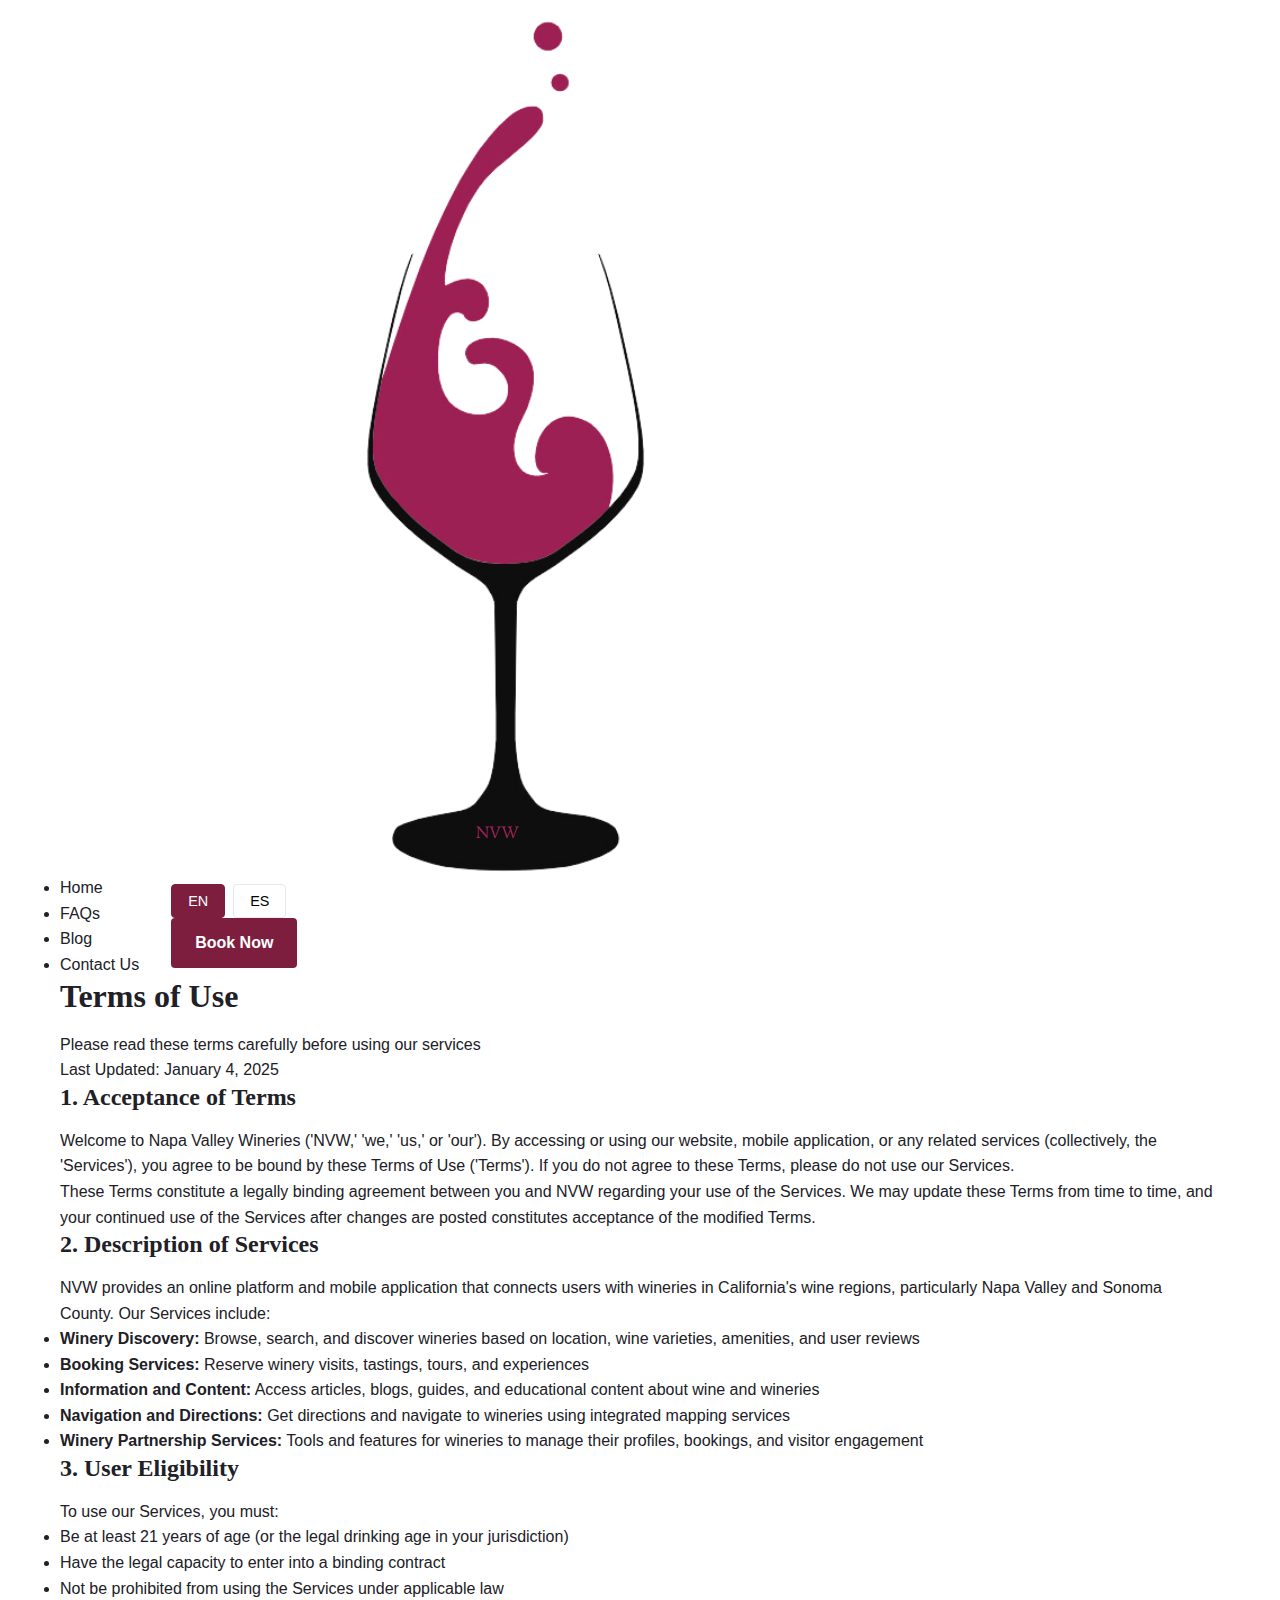
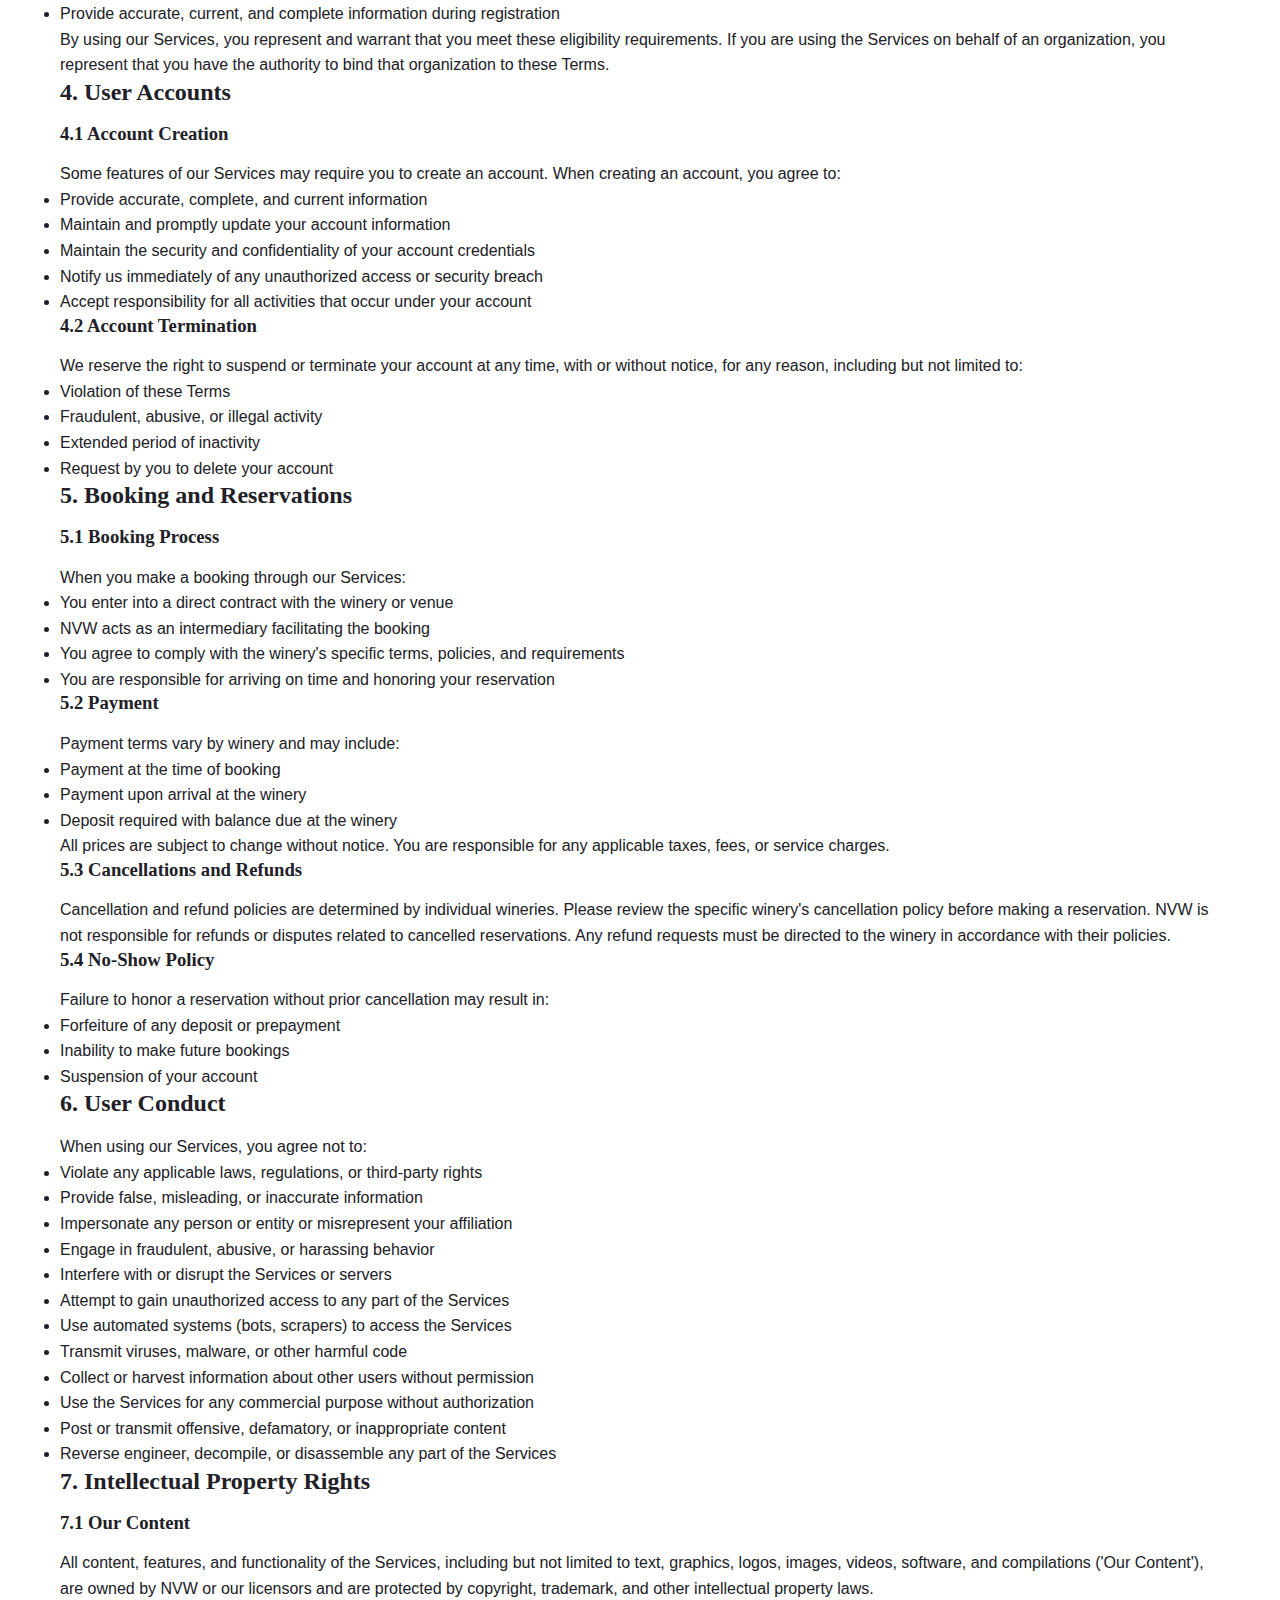
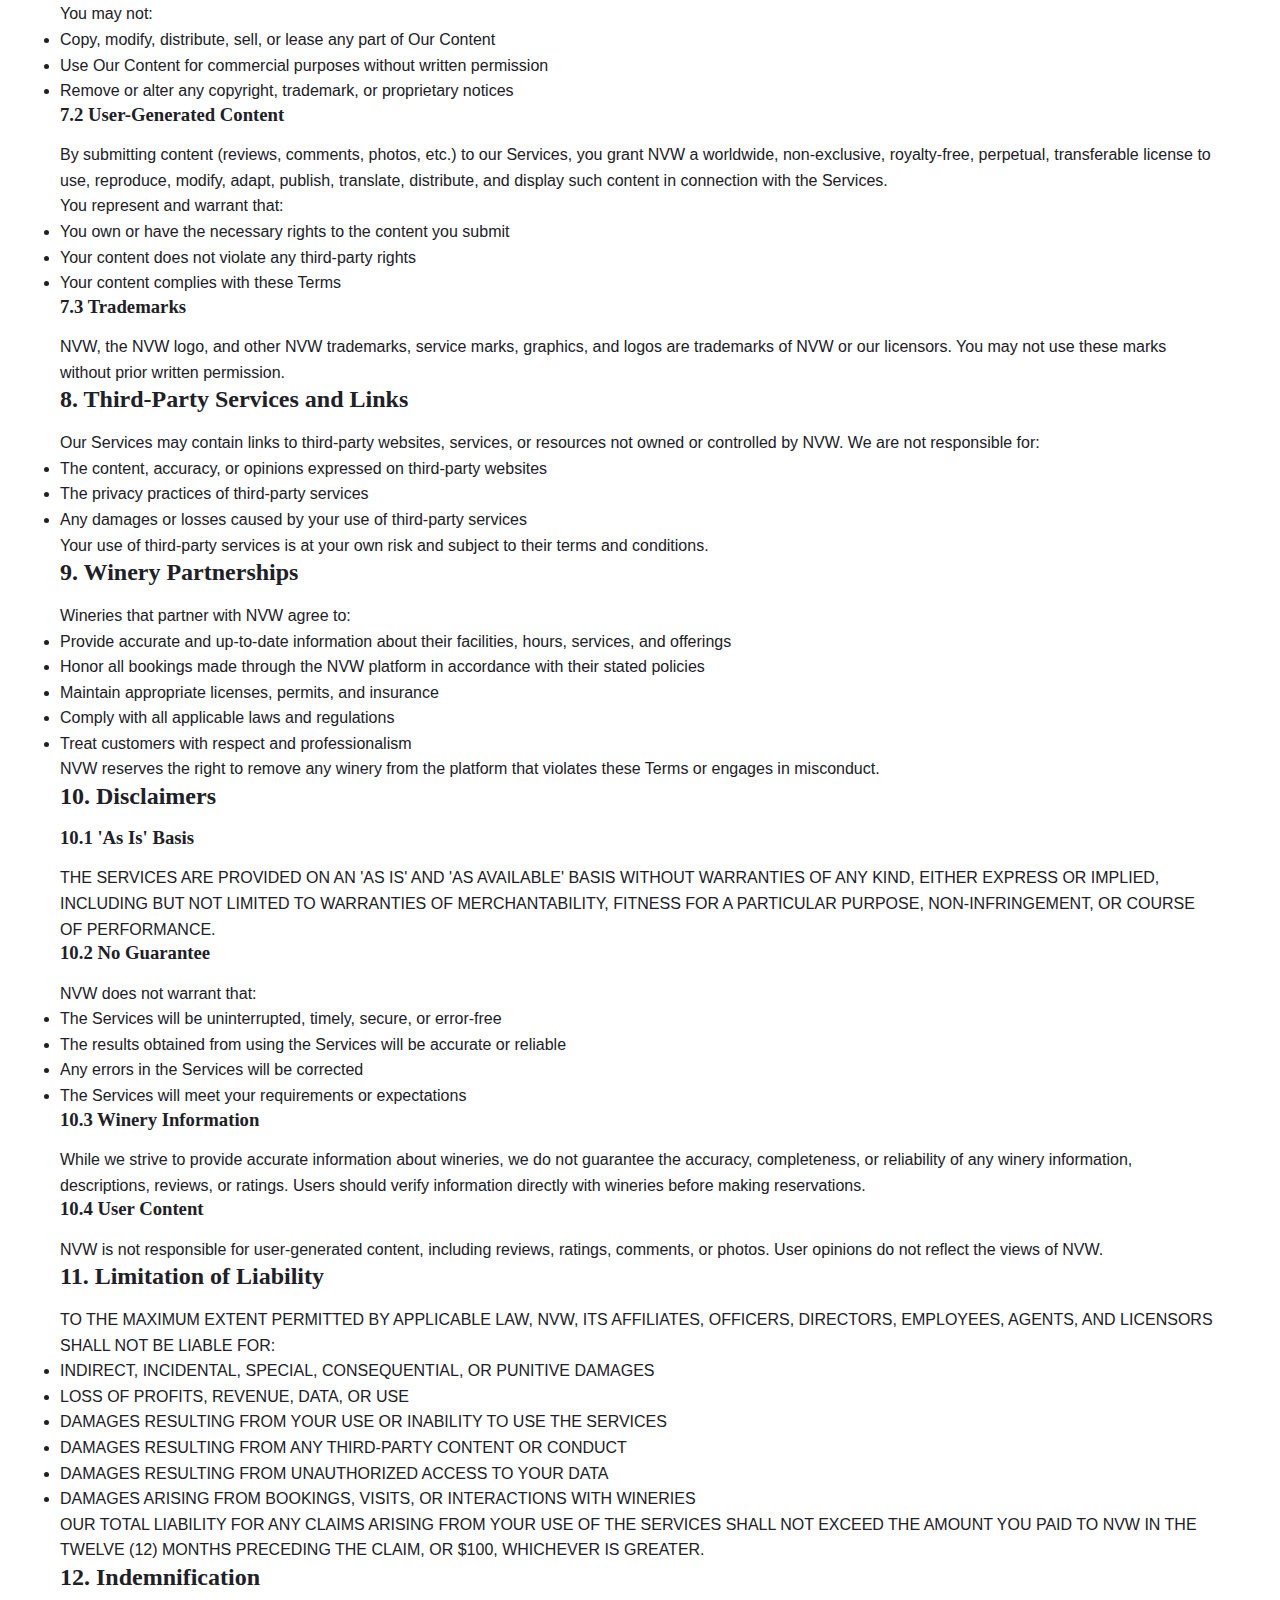
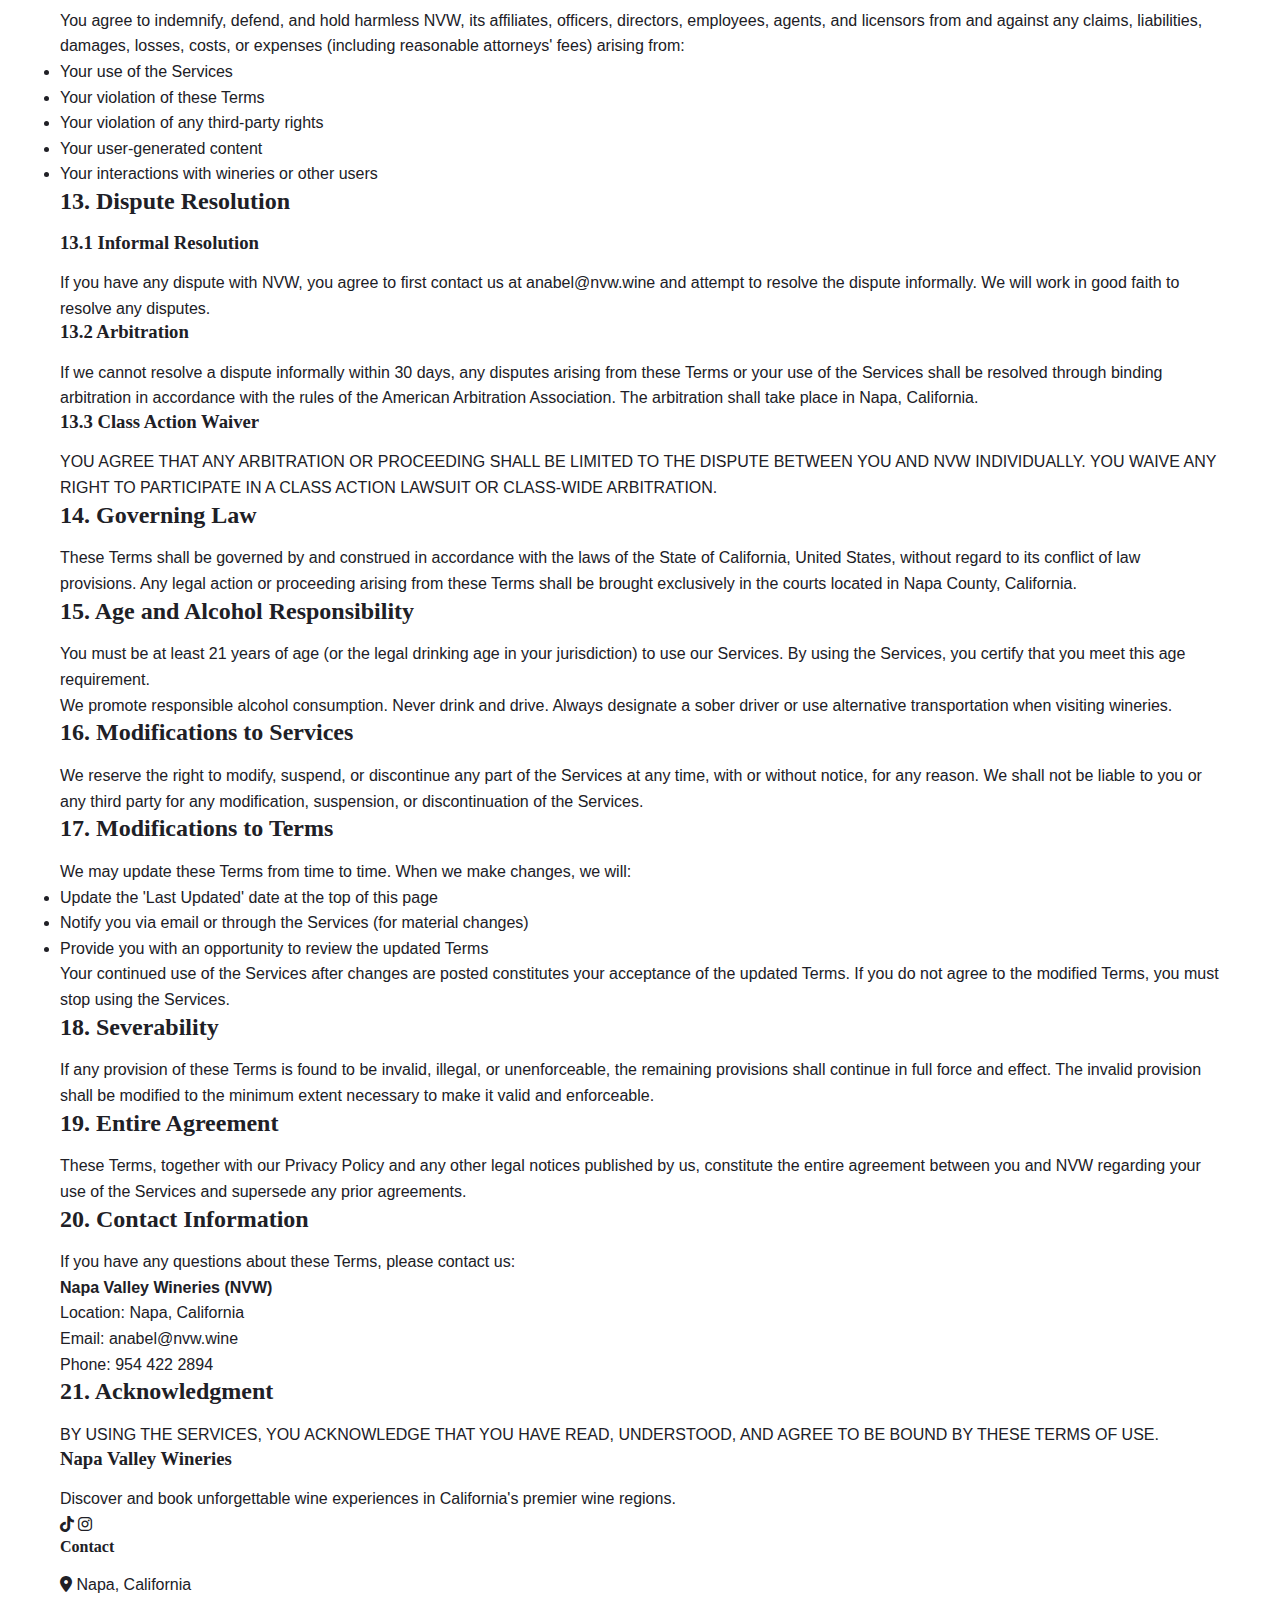
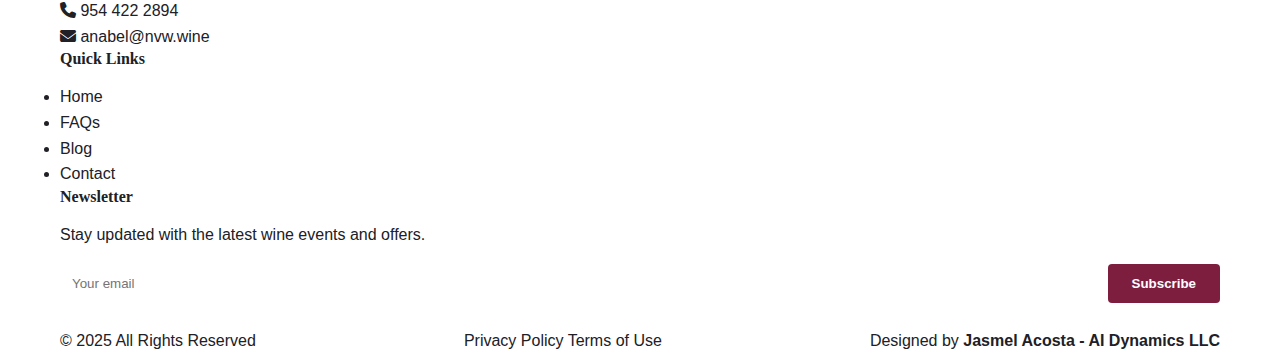
<file: terms-of-use.html>
<!DOCTYPE html>

<html lang="en">
<head>
<meta charset="utf-8"/>
<meta content="width=device-width, initial-scale=1.0" name="viewport"/>
<title>Terms of Use - NVW</title>
<meta content="Terms of Use for Napa Valley Wineries booking platform and services" name="description"/>
<link href="css/style.css" rel="stylesheet"/>
<link href="https://cdnjs.cloudflare.com/ajax/libs/font-awesome/6.4.0/css/all.min.css" rel="stylesheet"/>
<link href="https://www.nvw.wine/terms-of-use.html" rel="canonical"/><meta content="website" property="og:type"/><meta content="https://www.nvw.wine/terms-of-use.html" property="og:url"/><meta content="Terms of Use - NVW" property="og:title"/><meta content="Terms of Use for Napa Valley Wineries booking platform and services" property="og:description"/><meta content="https://images.unsplash.com/photo-1506377247377-2a5b3b417ebb?w=1920&amp;h=1080&amp;fit=crop" property="og:image"/><meta content="NVW - Napa Valley Wineries" property="og:site_name"/><meta content="en_US" property="og:locale"/><meta content="summary_large_image" name="twitter:card"/><meta content="Terms of Use - NVW" name="twitter:title"/><meta content="Terms of Use for Napa Valley Wineries booking platform and services" name="twitter:description"/><meta content="https://images.unsplash.com/photo-1506377247377-2a5b3b417ebb?w=1920&amp;h=1080&amp;fit=crop" name="twitter:image"/><script type="application/ld+json">{
    "@context": "https://schema.org",
    "@graph": [
        {
            "@type": "Organization",
            "@id": "https://www.nvw.wine/#organization",
            "name": "NVW - Napa Valley Wineries",
            "url": "https://www.nvw.wine",
            "logo": {
                "@type": "ImageObject",
                "url": "https://www.nvw.wine/images/nvw-logo.png"
            },
            "contactPoint": {
                "@type": "ContactPoint",
                "telephone": "+1-954-422-2894",
                "contactType": "customer service",
                "email": "anabel@nvw.wine",
                "areaServed": "US",
                "availableLanguage": [
                    "en",
                    "es"
                ]
            },
            "sameAs": [
                "https://www.tiktok.com/@napavalleywineries",
                "https://www.instagram.com/nvwcalifornia?igsh=MTEwcGJ3ankzaTVpaQ=="
            ]
        },
        {
            "@type": "WebSite",
            "@id": "https://www.nvw.wine/#website",
            "url": "https://www.nvw.wine",
            "name": "NVW - Napa Valley Wineries",
            "description": "Discover, Explore, and Book Wine Experiences in Napa Valley",
            "publisher": {
                "@id": "https://www.nvw.wine/#organization"
            },
            "inLanguage": "en-US"
        },
        {
            "@type": "WebPage",
            "@id": "https://www.nvw.wine/terms-of-use.html/#webpage",
            "url": "https://www.nvw.wine/terms-of-use.html",
            "name": "Terms of Use - NVW",
            "description": "Terms of Use for Napa Valley Wineries booking platform and services",
            "isPartOf": {
                "@id": "https://www.nvw.wine/#website"
            },
            "inLanguage": "en-US",
            "primaryImageOfPage": {
                "@type": "ImageObject",
                "url": "https://images.unsplash.com/photo-1506377247377-2a5b3b417ebb?w=1920&h=1080&fit=crop"
            }
        }
    ]
}</script><link href="images/nvw-logo.png" rel="icon" type="image/png"/></head>
<body>
<!-- Header -->
<header>
<div class="container">
<a href="index.html">
<img alt="NVW - Napa Valley Wineries" class="logo" src="images/nvw-logo.png"/>
</a>
<button aria-label="Toggle menu" class="mobile-menu-toggle">
<i class="fas fa-bars"></i>
</button>
<nav class="nav-menu">
<ul>
<li><a data-en="Home" data-es="Inicio" href="index.html">Home</a></li>
<li><a data-en="FAQs" data-es="Preguntas" href="faqs.html">FAQs</a></li>
<li><a data-en="Blog" data-es="Blog" href="blog.html">Blog</a></li>
<li><a data-en="Contact Us" data-es="Contáctanos" href="contact.html">Contact Us</a></li>
</ul>
<div class="header-actions">
<div class="language-switcher">
<button class="lang-btn active" data-lang="en">EN</button>
<button class="lang-btn" data-lang="es">ES</button>
</div>
<a class="btn btn-primary" data-en="Book Now" data-es="Reservar" href="https://napa-one.vercel.app/">Book Now</a>
</div>
</nav>
</div>
</header>
<!-- Hero Section -->
<section class="hero-small">
<div class="container">
<h1 data-en="Terms of Use" data-es="Términos de Uso">Terms of Use</h1>
<p data-en="Please read these terms carefully before using our services" data-es="Por favor lea estos términos cuidadosamente antes de usar nuestros servicios">Please read these
                terms carefully before using our services</p>
<p class="last-updated" data-en="Last Updated: January 4, 2025" data-es="Última Actualización: 4 de Enero de 2025">Last Updated: January 4, 2025</p>
</div>
</section>
<!-- Terms Content -->
<section class="legal-content">
<div class="container">
<div class="legal-text" data-en="
                &lt;h2&gt;1. Acceptance of Terms&lt;/h2&gt;
                &lt;p&gt;Welcome to Napa Valley Wineries ('NVW,' 'we,' 'us,' or 'our'). By accessing or using our website, mobile application, or any related services (collectively, the 'Services'), you agree to be bound by these Terms of Use ('Terms'). If you do not agree to these Terms, please do not use our Services.&lt;/p&gt;

                &lt;p&gt;These Terms constitute a legally binding agreement between you and NVW regarding your use of the Services. We may update these Terms from time to time, and your continued use of the Services after changes are posted constitutes acceptance of the modified Terms.&lt;/p&gt;

                &lt;h2&gt;2. Description of Services&lt;/h2&gt;
                &lt;p&gt;NVW provides an online platform and mobile application that connects users with wineries in California's wine regions, particularly Napa Valley and Sonoma County. Our Services include:&lt;/p&gt;
                &lt;ul&gt;
                    &lt;li&gt;&lt;strong&gt;Winery Discovery:&lt;/strong&gt; Browse, search, and discover wineries based on location, wine varieties, amenities, and user reviews&lt;/li&gt;
                    &lt;li&gt;&lt;strong&gt;Booking Services:&lt;/strong&gt; Reserve winery visits, tastings, tours, and experiences&lt;/li&gt;
                    &lt;li&gt;&lt;strong&gt;Information and Content:&lt;/strong&gt; Access articles, blogs, guides, and educational content about wine and wineries&lt;/li&gt;
                    &lt;li&gt;&lt;strong&gt;Navigation and Directions:&lt;/strong&gt; Get directions and navigate to wineries using integrated mapping services&lt;/li&gt;
                    &lt;li&gt;&lt;strong&gt;Winery Partnership Services:&lt;/strong&gt; Tools and features for wineries to manage their profiles, bookings, and visitor engagement&lt;/li&gt;
                &lt;/ul&gt;

                &lt;h2&gt;3. User Eligibility&lt;/h2&gt;
                &lt;p&gt;To use our Services, you must:&lt;/p&gt;
                &lt;ul&gt;
                    &lt;li&gt;Be at least 21 years of age (or the legal drinking age in your jurisdiction)&lt;/li&gt;
                    &lt;li&gt;Have the legal capacity to enter into a binding contract&lt;/li&gt;
                    &lt;li&gt;Not be prohibited from using the Services under applicable law&lt;/li&gt;
                    &lt;li&gt;Provide accurate, current, and complete information during registration&lt;/li&gt;
                &lt;/ul&gt;

                &lt;p&gt;By using our Services, you represent and warrant that you meet these eligibility requirements. If you are using the Services on behalf of an organization, you represent that you have the authority to bind that organization to these Terms.&lt;/p&gt;

                &lt;h2&gt;4. User Accounts&lt;/h2&gt;
                &lt;h3&gt;4.1 Account Creation&lt;/h3&gt;
                &lt;p&gt;Some features of our Services may require you to create an account. When creating an account, you agree to:&lt;/p&gt;
                &lt;ul&gt;
                    &lt;li&gt;Provide accurate, complete, and current information&lt;/li&gt;
                    &lt;li&gt;Maintain and promptly update your account information&lt;/li&gt;
                    &lt;li&gt;Maintain the security and confidentiality of your account credentials&lt;/li&gt;
                    &lt;li&gt;Notify us immediately of any unauthorized access or security breach&lt;/li&gt;
                    &lt;li&gt;Accept responsibility for all activities that occur under your account&lt;/li&gt;
                &lt;/ul&gt;

                &lt;h3&gt;4.2 Account Termination&lt;/h3&gt;
                &lt;p&gt;We reserve the right to suspend or terminate your account at any time, with or without notice, for any reason, including but not limited to:&lt;/p&gt;
                &lt;ul&gt;
                    &lt;li&gt;Violation of these Terms&lt;/li&gt;
                    &lt;li&gt;Fraudulent, abusive, or illegal activity&lt;/li&gt;
                    &lt;li&gt;Extended period of inactivity&lt;/li&gt;
                    &lt;li&gt;Request by you to delete your account&lt;/li&gt;
                &lt;/ul&gt;

                &lt;h2&gt;5. Booking and Reservations&lt;/h2&gt;
                &lt;h3&gt;5.1 Booking Process&lt;/h3&gt;
                &lt;p&gt;When you make a booking through our Services:&lt;/p&gt;
                &lt;ul&gt;
                    &lt;li&gt;You enter into a direct contract with the winery or venue&lt;/li&gt;
                    &lt;li&gt;NVW acts as an intermediary facilitating the booking&lt;/li&gt;
                    &lt;li&gt;You agree to comply with the winery's specific terms, policies, and requirements&lt;/li&gt;
                    &lt;li&gt;You are responsible for arriving on time and honoring your reservation&lt;/li&gt;
                &lt;/ul&gt;

                &lt;h3&gt;5.2 Payment&lt;/h3&gt;
                &lt;p&gt;Payment terms vary by winery and may include:&lt;/p&gt;
                &lt;ul&gt;
                    &lt;li&gt;Payment at the time of booking&lt;/li&gt;
                    &lt;li&gt;Payment upon arrival at the winery&lt;/li&gt;
                    &lt;li&gt;Deposit required with balance due at the winery&lt;/li&gt;
                &lt;/ul&gt;

                &lt;p&gt;All prices are subject to change without notice. You are responsible for any applicable taxes, fees, or service charges.&lt;/p&gt;

                &lt;h3&gt;5.3 Cancellations and Refunds&lt;/h3&gt;
                &lt;p&gt;Cancellation and refund policies are determined by individual wineries. Please review the specific winery's cancellation policy before making a reservation. NVW is not responsible for refunds or disputes related to cancelled reservations. Any refund requests must be directed to the winery in accordance with their policies.&lt;/p&gt;

                &lt;h3&gt;5.4 No-Show Policy&lt;/h3&gt;
                &lt;p&gt;Failure to honor a reservation without prior cancellation may result in:&lt;/p&gt;
                &lt;ul&gt;
                    &lt;li&gt;Forfeiture of any deposit or prepayment&lt;/li&gt;
                    &lt;li&gt;Inability to make future bookings&lt;/li&gt;
                    &lt;li&gt;Suspension of your account&lt;/li&gt;
                &lt;/ul&gt;

                &lt;h2&gt;6. User Conduct&lt;/h2&gt;
                &lt;p&gt;When using our Services, you agree not to:&lt;/p&gt;
                &lt;ul&gt;
                    &lt;li&gt;Violate any applicable laws, regulations, or third-party rights&lt;/li&gt;
                    &lt;li&gt;Provide false, misleading, or inaccurate information&lt;/li&gt;
                    &lt;li&gt;Impersonate any person or entity or misrepresent your affiliation&lt;/li&gt;
                    &lt;li&gt;Engage in fraudulent, abusive, or harassing behavior&lt;/li&gt;
                    &lt;li&gt;Interfere with or disrupt the Services or servers&lt;/li&gt;
                    &lt;li&gt;Attempt to gain unauthorized access to any part of the Services&lt;/li&gt;
                    &lt;li&gt;Use automated systems (bots, scrapers) to access the Services&lt;/li&gt;
                    &lt;li&gt;Transmit viruses, malware, or other harmful code&lt;/li&gt;
                    &lt;li&gt;Collect or harvest information about other users without permission&lt;/li&gt;
                    &lt;li&gt;Use the Services for any commercial purpose without authorization&lt;/li&gt;
                    &lt;li&gt;Post or transmit offensive, defamatory, or inappropriate content&lt;/li&gt;
                    &lt;li&gt;Reverse engineer, decompile, or disassemble any part of the Services&lt;/li&gt;
                &lt;/ul&gt;

                &lt;h2&gt;7. Intellectual Property Rights&lt;/h2&gt;
                &lt;h3&gt;7.1 Our Content&lt;/h3&gt;
                &lt;p&gt;All content, features, and functionality of the Services, including but not limited to text, graphics, logos, images, videos, software, and compilations ('Our Content'), are owned by NVW or our licensors and are protected by copyright, trademark, and other intellectual property laws.&lt;/p&gt;

                &lt;p&gt;You may not:&lt;/p&gt;
                &lt;ul&gt;
                    &lt;li&gt;Copy, modify, distribute, sell, or lease any part of Our Content&lt;/li&gt;
                    &lt;li&gt;Use Our Content for commercial purposes without written permission&lt;/li&gt;
                    &lt;li&gt;Remove or alter any copyright, trademark, or proprietary notices&lt;/li&gt;
                &lt;/ul&gt;

                &lt;h3&gt;7.2 User-Generated Content&lt;/h3&gt;
                &lt;p&gt;By submitting content (reviews, comments, photos, etc.) to our Services, you grant NVW a worldwide, non-exclusive, royalty-free, perpetual, transferable license to use, reproduce, modify, adapt, publish, translate, distribute, and display such content in connection with the Services.&lt;/p&gt;

                &lt;p&gt;You represent and warrant that:&lt;/p&gt;
                &lt;ul&gt;
                    &lt;li&gt;You own or have the necessary rights to the content you submit&lt;/li&gt;
                    &lt;li&gt;Your content does not violate any third-party rights&lt;/li&gt;
                    &lt;li&gt;Your content complies with these Terms&lt;/li&gt;
                &lt;/ul&gt;

                &lt;h3&gt;7.3 Trademarks&lt;/h3&gt;
                &lt;p&gt;NVW, the NVW logo, and other NVW trademarks, service marks, graphics, and logos are trademarks of NVW or our licensors. You may not use these marks without prior written permission.&lt;/p&gt;

                &lt;h2&gt;8. Third-Party Services and Links&lt;/h2&gt;
                &lt;p&gt;Our Services may contain links to third-party websites, services, or resources not owned or controlled by NVW. We are not responsible for:&lt;/p&gt;
                &lt;ul&gt;
                    &lt;li&gt;The content, accuracy, or opinions expressed on third-party websites&lt;/li&gt;
                    &lt;li&gt;The privacy practices of third-party services&lt;/li&gt;
                    &lt;li&gt;Any damages or losses caused by your use of third-party services&lt;/li&gt;
                &lt;/ul&gt;

                &lt;p&gt;Your use of third-party services is at your own risk and subject to their terms and conditions.&lt;/p&gt;

                &lt;h2&gt;9. Winery Partnerships&lt;/h2&gt;
                &lt;p&gt;Wineries that partner with NVW agree to:&lt;/p&gt;
                &lt;ul&gt;
                    &lt;li&gt;Provide accurate and up-to-date information about their facilities, hours, services, and offerings&lt;/li&gt;
                    &lt;li&gt;Honor all bookings made through the NVW platform in accordance with their stated policies&lt;/li&gt;
                    &lt;li&gt;Maintain appropriate licenses, permits, and insurance&lt;/li&gt;
                    &lt;li&gt;Comply with all applicable laws and regulations&lt;/li&gt;
                    &lt;li&gt;Treat customers with respect and professionalism&lt;/li&gt;
                &lt;/ul&gt;

                &lt;p&gt;NVW reserves the right to remove any winery from the platform that violates these Terms or engages in misconduct.&lt;/p&gt;

                &lt;h2&gt;10. Disclaimers&lt;/h2&gt;
                &lt;h3&gt;10.1 'As Is' Basis&lt;/h3&gt;
                &lt;p&gt;THE SERVICES ARE PROVIDED ON AN 'AS IS' AND 'AS AVAILABLE' BASIS WITHOUT WARRANTIES OF ANY KIND, EITHER EXPRESS OR IMPLIED, INCLUDING BUT NOT LIMITED TO WARRANTIES OF MERCHANTABILITY, FITNESS FOR A PARTICULAR PURPOSE, NON-INFRINGEMENT, OR COURSE OF PERFORMANCE.&lt;/p&gt;

                &lt;h3&gt;10.2 No Guarantee&lt;/h3&gt;
                &lt;p&gt;NVW does not warrant that:&lt;/p&gt;
                &lt;ul&gt;
                    &lt;li&gt;The Services will be uninterrupted, timely, secure, or error-free&lt;/li&gt;
                    &lt;li&gt;The results obtained from using the Services will be accurate or reliable&lt;/li&gt;
                    &lt;li&gt;Any errors in the Services will be corrected&lt;/li&gt;
                    &lt;li&gt;The Services will meet your requirements or expectations&lt;/li&gt;
                &lt;/ul&gt;

                &lt;h3&gt;10.3 Winery Information&lt;/h3&gt;
                &lt;p&gt;While we strive to provide accurate information about wineries, we do not guarantee the accuracy, completeness, or reliability of any winery information, descriptions, reviews, or ratings. Users should verify information directly with wineries before making reservations.&lt;/p&gt;

                &lt;h3&gt;10.4 User Content&lt;/h3&gt;
                &lt;p&gt;NVW is not responsible for user-generated content, including reviews, ratings, comments, or photos. User opinions do not reflect the views of NVW.&lt;/p&gt;

                &lt;h2&gt;11. Limitation of Liability&lt;/h2&gt;
                &lt;p&gt;TO THE MAXIMUM EXTENT PERMITTED BY APPLICABLE LAW, NVW, ITS AFFILIATES, OFFICERS, DIRECTORS, EMPLOYEES, AGENTS, AND LICENSORS SHALL NOT BE LIABLE FOR:&lt;/p&gt;

                &lt;ul&gt;
                    &lt;li&gt;INDIRECT, INCIDENTAL, SPECIAL, CONSEQUENTIAL, OR PUNITIVE DAMAGES&lt;/li&gt;
                    &lt;li&gt;LOSS OF PROFITS, REVENUE, DATA, OR USE&lt;/li&gt;
                    &lt;li&gt;DAMAGES RESULTING FROM YOUR USE OR INABILITY TO USE THE SERVICES&lt;/li&gt;
                    &lt;li&gt;DAMAGES RESULTING FROM ANY THIRD-PARTY CONTENT OR CONDUCT&lt;/li&gt;
                    &lt;li&gt;DAMAGES RESULTING FROM UNAUTHORIZED ACCESS TO YOUR DATA&lt;/li&gt;
                    &lt;li&gt;DAMAGES ARISING FROM BOOKINGS, VISITS, OR INTERACTIONS WITH WINERIES&lt;/li&gt;
                &lt;/ul&gt;

                &lt;p&gt;OUR TOTAL LIABILITY FOR ANY CLAIMS ARISING FROM YOUR USE OF THE SERVICES SHALL NOT EXCEED THE AMOUNT YOU PAID TO NVW IN THE TWELVE (12) MONTHS PRECEDING THE CLAIM, OR $100, WHICHEVER IS GREATER.&lt;/p&gt;

                &lt;h2&gt;12. Indemnification&lt;/h2&gt;
                &lt;p&gt;You agree to indemnify, defend, and hold harmless NVW, its affiliates, officers, directors, employees, agents, and licensors from and against any claims, liabilities, damages, losses, costs, or expenses (including reasonable attorneys' fees) arising from:&lt;/p&gt;
                &lt;ul&gt;
                    &lt;li&gt;Your use of the Services&lt;/li&gt;
                    &lt;li&gt;Your violation of these Terms&lt;/li&gt;
                    &lt;li&gt;Your violation of any third-party rights&lt;/li&gt;
                    &lt;li&gt;Your user-generated content&lt;/li&gt;
                    &lt;li&gt;Your interactions with wineries or other users&lt;/li&gt;
                &lt;/ul&gt;

                &lt;h2&gt;13. Dispute Resolution&lt;/h2&gt;
                &lt;h3&gt;13.1 Informal Resolution&lt;/h3&gt;
                &lt;p&gt;If you have any dispute with NVW, you agree to first contact us at anabel@nvw.wine and attempt to resolve the dispute informally. We will work in good faith to resolve any disputes.&lt;/p&gt;

                &lt;h3&gt;13.2 Arbitration&lt;/h3&gt;
                &lt;p&gt;If we cannot resolve a dispute informally within 30 days, any disputes arising from these Terms or your use of the Services shall be resolved through binding arbitration in accordance with the rules of the American Arbitration Association. The arbitration shall take place in Napa, California.&lt;/p&gt;

                &lt;h3&gt;13.3 Class Action Waiver&lt;/h3&gt;
                &lt;p&gt;YOU AGREE THAT ANY ARBITRATION OR PROCEEDING SHALL BE LIMITED TO THE DISPUTE BETWEEN YOU AND NVW INDIVIDUALLY. YOU WAIVE ANY RIGHT TO PARTICIPATE IN A CLASS ACTION LAWSUIT OR CLASS-WIDE ARBITRATION.&lt;/p&gt;

                &lt;h2&gt;14. Governing Law&lt;/h2&gt;
                &lt;p&gt;These Terms shall be governed by and construed in accordance with the laws of the State of California, United States, without regard to its conflict of law provisions. Any legal action or proceeding arising from these Terms shall be brought exclusively in the courts located in Napa County, California.&lt;/p&gt;

                &lt;h2&gt;15. Age and Alcohol Responsibility&lt;/h2&gt;
                &lt;p&gt;You must be at least 21 years of age (or the legal drinking age in your jurisdiction) to use our Services. By using the Services, you certify that you meet this age requirement.&lt;/p&gt;

                &lt;p&gt;We promote responsible alcohol consumption. Never drink and drive. Always designate a sober driver or use alternative transportation when visiting wineries.&lt;/p&gt;

                &lt;h2&gt;16. Modifications to Services&lt;/h2&gt;
                &lt;p&gt;We reserve the right to modify, suspend, or discontinue any part of the Services at any time, with or without notice, for any reason. We shall not be liable to you or any third party for any modification, suspension, or discontinuation of the Services.&lt;/p&gt;

                &lt;h2&gt;17. Modifications to Terms&lt;/h2&gt;
                &lt;p&gt;We may update these Terms from time to time. When we make changes, we will:&lt;/p&gt;
                &lt;ul&gt;
                    &lt;li&gt;Update the 'Last Updated' date at the top of this page&lt;/li&gt;
                    &lt;li&gt;Notify you via email or through the Services (for material changes)&lt;/li&gt;
                    &lt;li&gt;Provide you with an opportunity to review the updated Terms&lt;/li&gt;
                &lt;/ul&gt;

                &lt;p&gt;Your continued use of the Services after changes are posted constitutes your acceptance of the updated Terms. If you do not agree to the modified Terms, you must stop using the Services.&lt;/p&gt;

                &lt;h2&gt;18. Severability&lt;/h2&gt;
                &lt;p&gt;If any provision of these Terms is found to be invalid, illegal, or unenforceable, the remaining provisions shall continue in full force and effect. The invalid provision shall be modified to the minimum extent necessary to make it valid and enforceable.&lt;/p&gt;

                &lt;h2&gt;19. Entire Agreement&lt;/h2&gt;
                &lt;p&gt;These Terms, together with our Privacy Policy and any other legal notices published by us, constitute the entire agreement between you and NVW regarding your use of the Services and supersede any prior agreements.&lt;/p&gt;

                &lt;h2&gt;20. Contact Information&lt;/h2&gt;
                &lt;p&gt;If you have any questions about these Terms, please contact us:&lt;/p&gt;

                &lt;div class='contact-box'&gt;
                    &lt;p&gt;&lt;strong&gt;Napa Valley Wineries (NVW)&lt;/strong&gt;&lt;/p&gt;
                    &lt;p&gt;Location: Napa, California&lt;/p&gt;
                    &lt;p&gt;Email: &lt;a href='mailto:anabel@nvw.wine'&gt;anabel@nvw.wine&lt;/a&gt;&lt;/p&gt;
                    &lt;p&gt;Phone: &lt;a href='tel:9544222894'&gt;954 422 2894&lt;/a&gt;&lt;/p&gt;

                &lt;/div&gt;

                &lt;h2&gt;21. Acknowledgment&lt;/h2&gt;
                &lt;p&gt;BY USING THE SERVICES, YOU ACKNOWLEDGE THAT YOU HAVE READ, UNDERSTOOD, AND AGREE TO BE BOUND BY THESE TERMS OF USE.&lt;/p&gt;
            " data-es="
                &lt;h2&gt;1. Aceptación de los Términos&lt;/h2&gt;
                &lt;p&gt;Bienvenido a Napa Valley Wineries ('NVW,' 'nosotros,' 'nuestro'). Al acceder o usar nuestro sitio web, aplicación móvil o cualquier servicio relacionado (colectivamente, los 'Servicios'), usted acepta estar sujeto a estos Términos de Uso ('Términos'). Si no acepta estos Términos, por favor no use nuestros Servicios.&lt;/p&gt;

                &lt;p&gt;Estos Términos constituyen un acuerdo legalmente vinculante entre usted y NVW con respecto al uso de los Servicios. Podemos actualizar estos Términos de vez en cuando, y su uso continuado de los Servicios después de publicar cambios constituye la aceptación de los Términos modificados.&lt;/p&gt;

                &lt;h2&gt;2. Descripción de los Servicios&lt;/h2&gt;
                &lt;p&gt;NVW proporciona una plataforma en línea y aplicación móvil que conecta a los usuarios con bodegas en las regiones vinícolas de California, particularmente Napa Valley y el Condado de Sonoma. Nuestros Servicios incluyen:&lt;/p&gt;
                &lt;ul&gt;
                    &lt;li&gt;&lt;strong&gt;Descubrimiento de Bodegas:&lt;/strong&gt; Navegar, buscar y descubrir bodegas basadas en ubicación, variedades de vino, comodidades y reseñas de usuarios&lt;/li&gt;
                    &lt;li&gt;&lt;strong&gt;Servicios de Reserva:&lt;/strong&gt; Reservar visitas a bodegas, degustaciones, tours y experiencias&lt;/li&gt;
                    &lt;li&gt;&lt;strong&gt;Información y Contenido:&lt;/strong&gt; Acceder a artículos, blogs, guías y contenido educativo sobre vino y bodegas&lt;/li&gt;
                    &lt;li&gt;&lt;strong&gt;Navegación y Direcciones:&lt;/strong&gt; Obtener direcciones y navegar a bodegas usando servicios de mapas integrados&lt;/li&gt;
                    &lt;li&gt;&lt;strong&gt;Servicios de Asociación con Bodegas:&lt;/strong&gt; Herramientas y funciones para que las bodegas gestionen sus perfiles, reservas y compromiso con visitantes&lt;/li&gt;
                &lt;/ul&gt;

                &lt;h2&gt;3. Elegibilidad del Usuario&lt;/h2&gt;
                &lt;p&gt;Para usar nuestros Servicios, debe:&lt;/p&gt;
                &lt;ul&gt;
                    &lt;li&gt;Tener al menos 21 años de edad (o la edad legal para beber en su jurisdicción)&lt;/li&gt;
                    &lt;li&gt;Tener la capacidad legal para celebrar un contrato vinculante&lt;/li&gt;
                    &lt;li&gt;No estar prohibido de usar los Servicios bajo la ley aplicable&lt;/li&gt;
                    &lt;li&gt;Proporcionar información precisa, actual y completa durante el registro&lt;/li&gt;
                &lt;/ul&gt;

                &lt;p&gt;Al usar nuestros Servicios, usted declara y garantiza que cumple con estos requisitos de elegibilidad. Si está usando los Servicios en nombre de una organización, declara que tiene la autoridad para vincular a esa organización con estos Términos.&lt;/p&gt;

                &lt;h2&gt;4. Cuentas de Usuario&lt;/h2&gt;
                &lt;h3&gt;4.1 Creación de Cuenta&lt;/h3&gt;
                &lt;p&gt;Algunas funciones de nuestros Servicios pueden requerir que cree una cuenta. Al crear una cuenta, usted acepta:&lt;/p&gt;
                &lt;ul&gt;
                    &lt;li&gt;Proporcionar información precisa, completa y actual&lt;/li&gt;
                    &lt;li&gt;Mantener y actualizar rápidamente su información de cuenta&lt;/li&gt;
                    &lt;li&gt;Mantener la seguridad y confidencialidad de sus credenciales de cuenta&lt;/li&gt;
                    &lt;li&gt;Notificarnos inmediatamente de cualquier acceso no autorizado o violación de seguridad&lt;/li&gt;
                    &lt;li&gt;Aceptar responsabilidad por todas las actividades que ocurran bajo su cuenta&lt;/li&gt;
                &lt;/ul&gt;

                &lt;h3&gt;4.2 Terminación de Cuenta&lt;/h3&gt;
                &lt;p&gt;Nos reservamos el derecho de suspender o terminar su cuenta en cualquier momento, con o sin aviso, por cualquier motivo, incluyendo pero no limitado a:&lt;/p&gt;
                &lt;ul&gt;
                    &lt;li&gt;Violación de estos Términos&lt;/li&gt;
                    &lt;li&gt;Actividad fraudulenta, abusiva o ilegal&lt;/li&gt;
                    &lt;li&gt;Período prolongado de inactividad&lt;/li&gt;
                    &lt;li&gt;Solicitud suya para eliminar su cuenta&lt;/li&gt;
                &lt;/ul&gt;

                &lt;h2&gt;5. Reservas&lt;/h2&gt;
                &lt;h3&gt;5.1 Proceso de Reserva&lt;/h3&gt;
                &lt;p&gt;Cuando realiza una reserva a través de nuestros Servicios:&lt;/p&gt;
                &lt;ul&gt;
                    &lt;li&gt;Usted celebra un contrato directo con la bodega o lugar&lt;/li&gt;
                    &lt;li&gt;NVW actúa como intermediario facilitando la reserva&lt;/li&gt;
                    &lt;li&gt;Usted acepta cumplir con los términos, políticas y requisitos específicos de la bodega&lt;/li&gt;
                    &lt;li&gt;Usted es responsable de llegar a tiempo y honrar su reserva&lt;/li&gt;
                &lt;/ul&gt;

                &lt;h3&gt;5.2 Pago&lt;/h3&gt;
                &lt;p&gt;Los términos de pago varían según la bodega y pueden incluir:&lt;/p&gt;
                &lt;ul&gt;
                    &lt;li&gt;Pago en el momento de la reserva&lt;/li&gt;
                    &lt;li&gt;Pago a la llegada a la bodega&lt;/li&gt;
                    &lt;li&gt;Depósito requerido con saldo adeudado en la bodega&lt;/li&gt;
                &lt;/ul&gt;

                &lt;p&gt;Todos los precios están sujetos a cambios sin previo aviso. Usted es responsable de cualquier impuesto, tarifa o cargo de servicio aplicable.&lt;/p&gt;

                &lt;h3&gt;5.3 Cancelaciones y Reembolsos&lt;/h3&gt;
                &lt;p&gt;Las políticas de cancelación y reembolso son determinadas por las bodegas individuales. Por favor revise la política de cancelación específica de la bodega antes de hacer una reserva. NVW no es responsable de reembolsos o disputas relacionadas con reservas canceladas. Cualquier solicitud de reembolso debe dirigirse a la bodega de acuerdo con sus políticas.&lt;/p&gt;

                &lt;h3&gt;5.4 Política de No Presentación&lt;/h3&gt;
                &lt;p&gt;El no honrar una reserva sin cancelación previa puede resultar en:&lt;/p&gt;
                &lt;ul&gt;
                    &lt;li&gt;Pérdida de cualquier depósito o prepago&lt;/li&gt;
                    &lt;li&gt;Incapacidad para hacer reservas futuras&lt;/li&gt;
                    &lt;li&gt;Suspensión de su cuenta&lt;/li&gt;
                &lt;/ul&gt;

                &lt;h2&gt;6. Conducta del Usuario&lt;/h2&gt;
                &lt;p&gt;Al usar nuestros Servicios, usted acepta no:&lt;/p&gt;
                &lt;ul&gt;
                    &lt;li&gt;Violar cualquier ley, regulación o derechos de terceros aplicables&lt;/li&gt;
                    &lt;li&gt;Proporcionar información falsa, engañosa o inexacta&lt;/li&gt;
                    &lt;li&gt;Hacerse pasar por cualquier persona o entidad o tergiversar su afiliación&lt;/li&gt;
                    &lt;li&gt;Participar en comportamiento fraudulento, abusivo o acosador&lt;/li&gt;
                    &lt;li&gt;Interferir o interrumpir los Servicios o servidores&lt;/li&gt;
                    &lt;li&gt;Intentar obtener acceso no autorizado a cualquier parte de los Servicios&lt;/li&gt;
                    &lt;li&gt;Usar sistemas automatizados (bots, scrapers) para acceder a los Servicios&lt;/li&gt;
                    &lt;li&gt;Transmitir virus, malware u otro código dañino&lt;/li&gt;
                    &lt;li&gt;Recopilar o cosechar información sobre otros usuarios sin permiso&lt;/li&gt;
                    &lt;li&gt;Usar los Servicios para cualquier propósito comercial sin autorización&lt;/li&gt;
                    &lt;li&gt;Publicar o transmitir contenido ofensivo, difamatorio o inapropiado&lt;/li&gt;
                    &lt;li&gt;Realizar ingeniería inversa, descompilar o desensamblar cualquier parte de los Servicios&lt;/li&gt;
                &lt;/ul&gt;

                &lt;h2&gt;7. Derechos de Propiedad Intelectual&lt;/h2&gt;
                &lt;h3&gt;7.1 Nuestro Contenido&lt;/h3&gt;
                &lt;p&gt;Todo el contenido, características y funcionalidad de los Servicios, incluyendo pero no limitado a texto, gráficos, logotipos, imágenes, videos, software y compilaciones ('Nuestro Contenido'), son propiedad de NVW o nuestros licenciantes y están protegidos por derechos de autor, marcas comerciales y otras leyes de propiedad intelectual.&lt;/p&gt;

                &lt;p&gt;Usted no puede:&lt;/p&gt;
                &lt;ul&gt;
                    &lt;li&gt;Copiar, modificar, distribuir, vender o arrendar cualquier parte de Nuestro Contenido&lt;/li&gt;
                    &lt;li&gt;Usar Nuestro Contenido para propósitos comerciales sin permiso escrito&lt;/li&gt;
                    &lt;li&gt;Eliminar o alterar cualquier aviso de derechos de autor, marca comercial o propiedad&lt;/li&gt;
                &lt;/ul&gt;

                &lt;h3&gt;7.2 Contenido Generado por el Usuario&lt;/h3&gt;
                &lt;p&gt;Al enviar contenido (reseñas, comentarios, fotos, etc.) a nuestros Servicios, usted otorga a NVW una licencia mundial, no exclusiva, libre de regalías, perpetua, transferible para usar, reproducir, modificar, adaptar, publicar, traducir, distribuir y mostrar dicho contenido en relación con los Servicios.&lt;/p&gt;

                &lt;p&gt;Usted declara y garantiza que:&lt;/p&gt;
                &lt;ul&gt;
                    &lt;li&gt;Posee o tiene los derechos necesarios sobre el contenido que envía&lt;/li&gt;
                    &lt;li&gt;Su contenido no viola ningún derecho de terceros&lt;/li&gt;
                    &lt;li&gt;Su contenido cumple con estos Términos&lt;/li&gt;
                &lt;/ul&gt;

                &lt;h3&gt;7.3 Marcas Comerciales&lt;/h3&gt;
                &lt;p&gt;NVW, el logotipo de NVW y otras marcas comerciales, marcas de servicio, gráficos y logotipos de NVW son marcas comerciales de NVW o nuestros licenciantes. No puede usar estas marcas sin permiso previo por escrito.&lt;/p&gt;

                &lt;h2&gt;8. Servicios y Enlaces de Terceros&lt;/h2&gt;
                &lt;p&gt;Nuestros Servicios pueden contener enlaces a sitios web, servicios o recursos de terceros que no son propiedad ni están controlados por NVW. No somos responsables de:&lt;/p&gt;
                &lt;ul&gt;
                    &lt;li&gt;El contenido, precisión u opiniones expresadas en sitios web de terceros&lt;/li&gt;
                    &lt;li&gt;Las prácticas de privacidad de servicios de terceros&lt;/li&gt;
                    &lt;li&gt;Cualquier daño o pérdida causada por su uso de servicios de terceros&lt;/li&gt;
                &lt;/ul&gt;

                &lt;p&gt;Su uso de servicios de terceros es bajo su propio riesgo y sujeto a sus términos y condiciones.&lt;/p&gt;

                &lt;h2&gt;9. Asociaciones con Bodegas&lt;/h2&gt;
                &lt;p&gt;Las bodegas que se asocian con NVW aceptan:&lt;/p&gt;
                &lt;ul&gt;
                    &lt;li&gt;Proporcionar información precisa y actualizada sobre sus instalaciones, horarios, servicios y ofertas&lt;/li&gt;
                    &lt;li&gt;Honrar todas las reservas realizadas a través de la plataforma NVW de acuerdo con sus políticas establecidas&lt;/li&gt;
                    &lt;li&gt;Mantener licencias, permisos y seguros apropiados&lt;/li&gt;
                    &lt;li&gt;Cumplir con todas las leyes y regulaciones aplicables&lt;/li&gt;
                    &lt;li&gt;Tratar a los clientes con respeto y profesionalismo&lt;/li&gt;
                &lt;/ul&gt;

                &lt;p&gt;NVW se reserva el derecho de eliminar cualquier bodega de la plataforma que viole estos Términos o participe en conducta inapropiada.&lt;/p&gt;

                &lt;h2&gt;10. Descargos de Responsabilidad&lt;/h2&gt;
                &lt;h3&gt;10.1 Base 'Tal Como Está'&lt;/h3&gt;
                &lt;p&gt;LOS SERVICIOS SE PROPORCIONAN EN UNA BASE 'TAL COMO ESTÁ' Y 'SEGÚN DISPONIBILIDAD' SIN GARANTÍAS DE NINGÚN TIPO, YA SEA EXPRESAS O IMPLÍCITAS, INCLUYENDO PERO NO LIMITADO A GARANTÍAS DE COMERCIABILIDAD, IDONEIDAD PARA UN PROPÓSITO PARTICULAR, NO INFRACCIÓN O CURSO DE DESEMPEÑO.&lt;/p&gt;

                &lt;h3&gt;10.2 Sin Garantía&lt;/h3&gt;
                &lt;p&gt;NVW no garantiza que:&lt;/p&gt;
                &lt;ul&gt;
                    &lt;li&gt;Los Servicios serán ininterrumpidos, oportunos, seguros o libres de errores&lt;/li&gt;
                    &lt;li&gt;Los resultados obtenidos del uso de los Servicios serán precisos o confiables&lt;/li&gt;
                    &lt;li&gt;Se corregirán los errores en los Servicios&lt;/li&gt;
                    &lt;li&gt;Los Servicios cumplirán con sus requisitos o expectativas&lt;/li&gt;
                &lt;/ul&gt;

                &lt;h3&gt;10.3 Información de Bodegas&lt;/h3&gt;
                &lt;p&gt;Si bien nos esforzamos por proporcionar información precisa sobre las bodegas, no garantizamos la precisión, integridad o confiabilidad de ninguna información, descripciones, reseñas o calificaciones de bodegas. Los usuarios deben verificar la información directamente con las bodegas antes de hacer reservas.&lt;/p&gt;

                &lt;h3&gt;10.4 Contenido del Usuario&lt;/h3&gt;
                &lt;p&gt;NVW no es responsable del contenido generado por el usuario, incluyendo reseñas, calificaciones, comentarios o fotos. Las opiniones de los usuarios no reflejan las opiniones de NVW.&lt;/p&gt;

                &lt;h2&gt;11. Limitación de Responsabilidad&lt;/h2&gt;
                &lt;p&gt;HASTA EL MÁXIMO PERMITIDO POR LA LEY APLICABLE, NVW, SUS AFILIADOS, FUNCIONARIOS, DIRECTORES, EMPLEADOS, AGENTES Y LICENCIANTES NO SERÁN RESPONSABLES DE:&lt;/p&gt;

                &lt;ul&gt;
                    &lt;li&gt;DAÑOS INDIRECTOS, INCIDENTALES, ESPECIALES, CONSECUENTES O PUNITIVOS&lt;/li&gt;
                    &lt;li&gt;PÉRDIDA DE GANANCIAS, INGRESOS, DATOS O USO&lt;/li&gt;
                    &lt;li&gt;DAÑOS RESULTANTES DE SU USO O INCAPACIDAD DE USAR LOS SERVICIOS&lt;/li&gt;
                    &lt;li&gt;DAÑOS RESULTANTES DE CUALQUIER CONTENIDO O CONDUCTA DE TERCEROS&lt;/li&gt;
                    &lt;li&gt;DAÑOS RESULTANTES DE ACCESO NO AUTORIZADO A SUS DATOS&lt;/li&gt;
                    &lt;li&gt;DAÑOS DERIVADOS DE RESERVAS, VISITAS O INTERACCIONES CON BODEGAS&lt;/li&gt;
                &lt;/ul&gt;

                &lt;p&gt;NUESTRA RESPONSABILIDAD TOTAL POR CUALQUIER RECLAMO DERIVADO DE SU USO DE LOS SERVICIOS NO EXCEDERÁ LA CANTIDAD QUE PAGÓ A NVW EN LOS DOCE (12) MESES ANTERIORES AL RECLAMO, O $100, LO QUE SEA MAYOR.&lt;/p&gt;

                &lt;h2&gt;12. Indemnización&lt;/h2&gt;
                &lt;p&gt;Usted acepta indemnizar, defender y mantener indemne a NVW, sus afiliados, funcionarios, directores, empleados, agentes y licenciantes de y contra cualquier reclamo, responsabilidad, daño, pérdida, costo o gasto (incluyendo honorarios razonables de abogados) que surjan de:&lt;/p&gt;
                &lt;ul&gt;
                    &lt;li&gt;Su uso de los Servicios&lt;/li&gt;
                    &lt;li&gt;Su violación de estos Términos&lt;/li&gt;
                    &lt;li&gt;Su violación de cualquier derecho de terceros&lt;/li&gt;
                    &lt;li&gt;Su contenido generado por el usuario&lt;/li&gt;
                    &lt;li&gt;Sus interacciones con bodegas u otros usuarios&lt;/li&gt;
                &lt;/ul&gt;

                &lt;h2&gt;13. Resolución de Disputas&lt;/h2&gt;
                &lt;h3&gt;13.1 Resolución Informal&lt;/h3&gt;
                &lt;p&gt;Si tiene alguna disputa con NVW, acepta contactarnos primero a anabel@nvw.wine e intentar resolver la disputa informalmente. Trabajaremos de buena fe para resolver cualquier disputa.&lt;/p&gt;

                &lt;h3&gt;13.2 Arbitraje&lt;/h3&gt;
                &lt;p&gt;Si no podemos resolver una disputa informalmente dentro de 30 días, cualquier disputa que surja de estos Términos o su uso de los Servicios se resolverá mediante arbitraje vinculante de acuerdo con las reglas de la Asociación Americana de Arbitraje. El arbitraje se llevará a cabo en Napa, California.&lt;/p&gt;

                &lt;h3&gt;13.3 Renuncia a Acción Colectiva&lt;/h3&gt;
                &lt;p&gt;USTED ACEPTA QUE CUALQUIER ARBITRAJE O PROCEDIMIENTO SE LIMITARÁ A LA DISPUTA ENTRE USTED Y NVW INDIVIDUALMENTE. USTED RENUNCIA A CUALQUIER DERECHO DE PARTICIPAR EN UNA DEMANDA COLECTIVA O ARBITRAJE COLECTIVO.&lt;/p&gt;

                &lt;h2&gt;14. Ley Aplicable&lt;/h2&gt;
                &lt;p&gt;Estos Términos se regirán e interpretarán de acuerdo con las leyes del Estado de California, Estados Unidos, sin tener en cuenta sus disposiciones sobre conflictos de leyes. Cualquier acción legal o procedimiento que surja de estos Términos se presentará exclusivamente en los tribunales ubicados en el Condado de Napa, California.&lt;/p&gt;

                &lt;h2&gt;15. Edad y Responsabilidad con el Alcohol&lt;/h2&gt;
                &lt;p&gt;Debe tener al menos 21 años de edad (o la edad legal para beber en su jurisdicción) para usar nuestros Servicios. Al usar los Servicios, certifica que cumple con este requisito de edad.&lt;/p&gt;

                &lt;p&gt;Promovemos el consumo responsable de alcohol. Nunca beba y conduzca. Siempre designe un conductor sobrio o use transporte alternativo cuando visite bodegas.&lt;/p&gt;

                &lt;h2&gt;16. Modificaciones a los Servicios&lt;/h2&gt;
                &lt;p&gt;Nos reservamos el derecho de modificar, suspender o discontinuar cualquier parte de los Servicios en cualquier momento, con o sin aviso, por cualquier motivo. No seremos responsables ante usted o cualquier tercero por cualquier modificación, suspensión o discontinuación de los Servicios.&lt;/p&gt;

                &lt;h2&gt;17. Modificaciones a los Términos&lt;/h2&gt;
                &lt;p&gt;Podemos actualizar estos Términos de vez en cuando. Cuando hagamos cambios, nosotros:&lt;/p&gt;
                &lt;ul&gt;
                    &lt;li&gt;Actualizaremos la fecha de 'Última Actualización' en la parte superior de esta página&lt;/li&gt;
                    &lt;li&gt;Le notificaremos por correo electrónico o a través de los Servicios (para cambios materiales)&lt;/li&gt;
                    &lt;li&gt;Le proporcionaremos una oportunidad para revisar los Términos actualizados&lt;/li&gt;
                &lt;/ul&gt;

                &lt;p&gt;Su uso continuado de los Servicios después de publicar cambios constituye su aceptación de los Términos actualizados. Si no está de acuerdo con los Términos modificados, debe dejar de usar los Servicios.&lt;/p&gt;

                &lt;h2&gt;18. Divisibilidad&lt;/h2&gt;
                &lt;p&gt;Si cualquier disposición de estos Términos se considera inválida, ilegal o inaplicable, las disposiciones restantes continuarán en pleno vigor y efecto. La disposición inválida se modificará al mínimo necesario para hacerla válida y ejecutable.&lt;/p&gt;

                &lt;h2&gt;19. Acuerdo Completo&lt;/h2&gt;
                &lt;p&gt;Estos Términos, junto con nuestra Política de Privacidad y cualquier otro aviso legal publicado por nosotros, constituyen el acuerdo completo entre usted y NVW con respecto a su uso de los Servicios y reemplazan cualquier acuerdo previo.&lt;/p&gt;

                &lt;h2&gt;20. Información de Contacto&lt;/h2&gt;
                &lt;p&gt;Si tiene alguna pregunta sobre estos Términos, contáctenos:&lt;/p&gt;

                &lt;div class='contact-box'&gt;
                    &lt;p&gt;&lt;strong&gt;Napa Valley Wineries (NVW)&lt;/strong&gt;&lt;/p&gt;
                    &lt;p&gt;Ubicación: Napa, California&lt;/p&gt;
                    &lt;p&gt;Correo: &lt;a href='mailto:anabel@nvw.wine'&gt;anabel@nvw.wine&lt;/a&gt;&lt;/p&gt;
                    &lt;p&gt;Teléfono: &lt;a href='tel:9544222894'&gt;954 422 2894&lt;/a&gt;&lt;/p&gt;

                &lt;/div&gt;

                &lt;h2&gt;21. Reconocimiento&lt;/h2&gt;
                &lt;p&gt;AL USAR LOS SERVICIOS, USTED RECONOCE QUE HA LEÍDO, ENTENDIDO Y ACEPTA ESTAR SUJETO A ESTOS TÉRMINOS DE USO.&lt;/p&gt;
            ">
<h2>1. Acceptance of Terms</h2>
<p>Welcome to Napa Valley Wineries ('NVW,' 'we,' 'us,' or 'our'). By accessing or using our website,
                    mobile application, or any related services (collectively, the 'Services'), you agree to be bound by
                    these Terms of Use ('Terms'). If you do not agree to these Terms, please do not use our Services.
                </p>
<p>These Terms constitute a legally binding agreement between you and NVW regarding your use of the
                    Services. We may update these Terms from time to time, and your continued use of the Services after
                    changes are posted constitutes acceptance of the modified Terms.</p>
<h2>2. Description of Services</h2>
<p>NVW provides an online platform and mobile application that connects users with wineries in
                    California's wine regions, particularly Napa Valley and Sonoma County. Our Services include:</p>
<ul>
<li><strong>Winery Discovery:</strong> Browse, search, and discover wineries based on location, wine
                        varieties, amenities, and user reviews</li>
<li><strong>Booking Services:</strong> Reserve winery visits, tastings, tours, and experiences</li>
<li><strong>Information and Content:</strong> Access articles, blogs, guides, and educational
                        content about wine and wineries</li>
<li><strong>Navigation and Directions:</strong> Get directions and navigate to wineries using
                        integrated mapping services</li>
<li><strong>Winery Partnership Services:</strong> Tools and features for wineries to manage their
                        profiles, bookings, and visitor engagement</li>
</ul>
<h2>3. User Eligibility</h2>
<p>To use our Services, you must:</p>
<ul>
<li>Be at least 21 years of age (or the legal drinking age in your jurisdiction)</li>
<li>Have the legal capacity to enter into a binding contract</li>
<li>Not be prohibited from using the Services under applicable law</li>
<li>Provide accurate, current, and complete information during registration</li>
</ul>
<p>By using our Services, you represent and warrant that you meet these eligibility requirements. If you
                    are using the Services on behalf of an organization, you represent that you have the authority to
                    bind that organization to these Terms.</p>
<h2>4. User Accounts</h2>
<h3>4.1 Account Creation</h3>
<p>Some features of our Services may require you to create an account. When creating an account, you
                    agree to:</p>
<ul>
<li>Provide accurate, complete, and current information</li>
<li>Maintain and promptly update your account information</li>
<li>Maintain the security and confidentiality of your account credentials</li>
<li>Notify us immediately of any unauthorized access or security breach</li>
<li>Accept responsibility for all activities that occur under your account</li>
</ul>
<h3>4.2 Account Termination</h3>
<p>We reserve the right to suspend or terminate your account at any time, with or without notice, for
                    any reason, including but not limited to:</p>
<ul>
<li>Violation of these Terms</li>
<li>Fraudulent, abusive, or illegal activity</li>
<li>Extended period of inactivity</li>
<li>Request by you to delete your account</li>
</ul>
<h2>5. Booking and Reservations</h2>
<h3>5.1 Booking Process</h3>
<p>When you make a booking through our Services:</p>
<ul>
<li>You enter into a direct contract with the winery or venue</li>
<li>NVW acts as an intermediary facilitating the booking</li>
<li>You agree to comply with the winery's specific terms, policies, and requirements</li>
<li>You are responsible for arriving on time and honoring your reservation</li>
</ul>
<h3>5.2 Payment</h3>
<p>Payment terms vary by winery and may include:</p>
<ul>
<li>Payment at the time of booking</li>
<li>Payment upon arrival at the winery</li>
<li>Deposit required with balance due at the winery</li>
</ul>
<p>All prices are subject to change without notice. You are responsible for any applicable taxes, fees,
                    or service charges.</p>
<h3>5.3 Cancellations and Refunds</h3>
<p>Cancellation and refund policies are determined by individual wineries. Please review the specific
                    winery's cancellation policy before making a reservation. NVW is not responsible for refunds or
                    disputes related to cancelled reservations. Any refund requests must be directed to the winery in
                    accordance with their policies.</p>
<h3>5.4 No-Show Policy</h3>
<p>Failure to honor a reservation without prior cancellation may result in:</p>
<ul>
<li>Forfeiture of any deposit or prepayment</li>
<li>Inability to make future bookings</li>
<li>Suspension of your account</li>
</ul>
<h2>6. User Conduct</h2>
<p>When using our Services, you agree not to:</p>
<ul>
<li>Violate any applicable laws, regulations, or third-party rights</li>
<li>Provide false, misleading, or inaccurate information</li>
<li>Impersonate any person or entity or misrepresent your affiliation</li>
<li>Engage in fraudulent, abusive, or harassing behavior</li>
<li>Interfere with or disrupt the Services or servers</li>
<li>Attempt to gain unauthorized access to any part of the Services</li>
<li>Use automated systems (bots, scrapers) to access the Services</li>
<li>Transmit viruses, malware, or other harmful code</li>
<li>Collect or harvest information about other users without permission</li>
<li>Use the Services for any commercial purpose without authorization</li>
<li>Post or transmit offensive, defamatory, or inappropriate content</li>
<li>Reverse engineer, decompile, or disassemble any part of the Services</li>
</ul>
<h2>7. Intellectual Property Rights</h2>
<h3>7.1 Our Content</h3>
<p>All content, features, and functionality of the Services, including but not limited to text,
                    graphics, logos, images, videos, software, and compilations ('Our Content'), are owned by NVW or our
                    licensors and are protected by copyright, trademark, and other intellectual property laws.</p>
<p>You may not:</p>
<ul>
<li>Copy, modify, distribute, sell, or lease any part of Our Content</li>
<li>Use Our Content for commercial purposes without written permission</li>
<li>Remove or alter any copyright, trademark, or proprietary notices</li>
</ul>
<h3>7.2 User-Generated Content</h3>
<p>By submitting content (reviews, comments, photos, etc.) to our Services, you grant NVW a worldwide,
                    non-exclusive, royalty-free, perpetual, transferable license to use, reproduce, modify, adapt,
                    publish, translate, distribute, and display such content in connection with the Services.</p>
<p>You represent and warrant that:</p>
<ul>
<li>You own or have the necessary rights to the content you submit</li>
<li>Your content does not violate any third-party rights</li>
<li>Your content complies with these Terms</li>
</ul>
<h3>7.3 Trademarks</h3>
<p>NVW, the NVW logo, and other NVW trademarks, service marks, graphics, and logos are trademarks of NVW
                    or our licensors. You may not use these marks without prior written permission.</p>
<h2>8. Third-Party Services and Links</h2>
<p>Our Services may contain links to third-party websites, services, or resources not owned or
                    controlled by NVW. We are not responsible for:</p>
<ul>
<li>The content, accuracy, or opinions expressed on third-party websites</li>
<li>The privacy practices of third-party services</li>
<li>Any damages or losses caused by your use of third-party services</li>
</ul>
<p>Your use of third-party services is at your own risk and subject to their terms and conditions.</p>
<h2>9. Winery Partnerships</h2>
<p>Wineries that partner with NVW agree to:</p>
<ul>
<li>Provide accurate and up-to-date information about their facilities, hours, services, and
                        offerings</li>
<li>Honor all bookings made through the NVW platform in accordance with their stated policies</li>
<li>Maintain appropriate licenses, permits, and insurance</li>
<li>Comply with all applicable laws and regulations</li>
<li>Treat customers with respect and professionalism</li>
</ul>
<p>NVW reserves the right to remove any winery from the platform that violates these Terms or engages in
                    misconduct.</p>
<h2>10. Disclaimers</h2>
<h3>10.1 'As Is' Basis</h3>
<p>THE SERVICES ARE PROVIDED ON AN 'AS IS' AND 'AS AVAILABLE' BASIS WITHOUT WARRANTIES OF ANY KIND,
                    EITHER EXPRESS OR IMPLIED, INCLUDING BUT NOT LIMITED TO WARRANTIES OF MERCHANTABILITY, FITNESS FOR A
                    PARTICULAR PURPOSE, NON-INFRINGEMENT, OR COURSE OF PERFORMANCE.</p>
<h3>10.2 No Guarantee</h3>
<p>NVW does not warrant that:</p>
<ul>
<li>The Services will be uninterrupted, timely, secure, or error-free</li>
<li>The results obtained from using the Services will be accurate or reliable</li>
<li>Any errors in the Services will be corrected</li>
<li>The Services will meet your requirements or expectations</li>
</ul>
<h3>10.3 Winery Information</h3>
<p>While we strive to provide accurate information about wineries, we do not guarantee the accuracy,
                    completeness, or reliability of any winery information, descriptions, reviews, or ratings. Users
                    should verify information directly with wineries before making reservations.</p>
<h3>10.4 User Content</h3>
<p>NVW is not responsible for user-generated content, including reviews, ratings, comments, or photos.
                    User opinions do not reflect the views of NVW.</p>
<h2>11. Limitation of Liability</h2>
<p>TO THE MAXIMUM EXTENT PERMITTED BY APPLICABLE LAW, NVW, ITS AFFILIATES, OFFICERS, DIRECTORS,
                    EMPLOYEES, AGENTS, AND LICENSORS SHALL NOT BE LIABLE FOR:</p>
<ul>
<li>INDIRECT, INCIDENTAL, SPECIAL, CONSEQUENTIAL, OR PUNITIVE DAMAGES</li>
<li>LOSS OF PROFITS, REVENUE, DATA, OR USE</li>
<li>DAMAGES RESULTING FROM YOUR USE OR INABILITY TO USE THE SERVICES</li>
<li>DAMAGES RESULTING FROM ANY THIRD-PARTY CONTENT OR CONDUCT</li>
<li>DAMAGES RESULTING FROM UNAUTHORIZED ACCESS TO YOUR DATA</li>
<li>DAMAGES ARISING FROM BOOKINGS, VISITS, OR INTERACTIONS WITH WINERIES</li>
</ul>
<p>OUR TOTAL LIABILITY FOR ANY CLAIMS ARISING FROM YOUR USE OF THE SERVICES SHALL NOT EXCEED THE AMOUNT
                    YOU PAID TO NVW IN THE TWELVE (12) MONTHS PRECEDING THE CLAIM, OR $100, WHICHEVER IS GREATER.</p>
<h2>12. Indemnification</h2>
<p>You agree to indemnify, defend, and hold harmless NVW, its affiliates, officers, directors,
                    employees, agents, and licensors from and against any claims, liabilities, damages, losses, costs,
                    or expenses (including reasonable attorneys' fees) arising from:</p>
<ul>
<li>Your use of the Services</li>
<li>Your violation of these Terms</li>
<li>Your violation of any third-party rights</li>
<li>Your user-generated content</li>
<li>Your interactions with wineries or other users</li>
</ul>
<h2>13. Dispute Resolution</h2>
<h3>13.1 Informal Resolution</h3>
<p>If you have any dispute with NVW, you agree to first contact us at anabel@nvw.wine and attempt to
                    resolve the dispute informally. We will work in good faith to resolve any disputes.</p>
<h3>13.2 Arbitration</h3>
<p>If we cannot resolve a dispute informally within 30 days, any disputes arising from these Terms or
                    your use of the Services shall be resolved through binding arbitration in accordance with the rules
                    of the American Arbitration Association. The arbitration shall take place in Napa, California.</p>
<h3>13.3 Class Action Waiver</h3>
<p>YOU AGREE THAT ANY ARBITRATION OR PROCEEDING SHALL BE LIMITED TO THE DISPUTE BETWEEN YOU AND NVW
                    INDIVIDUALLY. YOU WAIVE ANY RIGHT TO PARTICIPATE IN A CLASS ACTION LAWSUIT OR CLASS-WIDE
                    ARBITRATION.</p>
<h2>14. Governing Law</h2>
<p>These Terms shall be governed by and construed in accordance with the laws of the State of
                    California, United States, without regard to its conflict of law provisions. Any legal action or
                    proceeding arising from these Terms shall be brought exclusively in the courts located in Napa
                    County, California.</p>
<h2>15. Age and Alcohol Responsibility</h2>
<p>You must be at least 21 years of age (or the legal drinking age in your jurisdiction) to use our
                    Services. By using the Services, you certify that you meet this age requirement.</p>
<p>We promote responsible alcohol consumption. Never drink and drive. Always designate a sober driver or
                    use alternative transportation when visiting wineries.</p>
<h2>16. Modifications to Services</h2>
<p>We reserve the right to modify, suspend, or discontinue any part of the Services at any time, with or
                    without notice, for any reason. We shall not be liable to you or any third party for any
                    modification, suspension, or discontinuation of the Services.</p>
<h2>17. Modifications to Terms</h2>
<p>We may update these Terms from time to time. When we make changes, we will:</p>
<ul>
<li>Update the 'Last Updated' date at the top of this page</li>
<li>Notify you via email or through the Services (for material changes)</li>
<li>Provide you with an opportunity to review the updated Terms</li>
</ul>
<p>Your continued use of the Services after changes are posted constitutes your acceptance of the
                    updated Terms. If you do not agree to the modified Terms, you must stop using the Services.</p>
<h2>18. Severability</h2>
<p>If any provision of these Terms is found to be invalid, illegal, or unenforceable, the remaining
                    provisions shall continue in full force and effect. The invalid provision shall be modified to the
                    minimum extent necessary to make it valid and enforceable.</p>
<h2>19. Entire Agreement</h2>
<p>These Terms, together with our Privacy Policy and any other legal notices published by us, constitute
                    the entire agreement between you and NVW regarding your use of the Services and supersede any prior
                    agreements.</p>
<h2>20. Contact Information</h2>
<p>If you have any questions about these Terms, please contact us:</p>
<div class="contact-box">
<p><strong>Napa Valley Wineries (NVW)</strong></p>
<p>Location: Napa, California</p>
<p>Email: <a href="mailto:anabel@nvw.wine">anabel@nvw.wine</a></p>
<p>Phone: <a href="tel:9544222894">954 422 2894</a></p>
</div>
<h2>21. Acknowledgment</h2>
<p>BY USING THE SERVICES, YOU ACKNOWLEDGE THAT YOU HAVE READ, UNDERSTOOD, AND AGREE TO BE BOUND BY THESE
                    TERMS OF USE.</p>
</div>
</div>
</section>
<!-- Footer -->
<footer>
<div class="container">
<div class="footer-content">
<div class="footer-section">
<h3 data-en="Napa Valley Wineries" data-es="Bodegas del Valle de Napa">Napa Valley Wineries</h3>
<p data-en="Discover and book unforgettable wine experiences in California's premier wine regions." data-es="Descubre y reserva experiencias de vino inolvidables en las principales regiones vinícolas de California.">
                        Discover and book unforgettable wine experiences in California's premier wine regions.</p>
<div class="social-links">
<a aria-label="TikTok" href="https://www.tiktok.com/@napavalleywineries" target="_blank"><i class="fab fa-tiktok"></i></a>
<a aria-label="Instagram" href="https://www.instagram.com/nvwcalifornia?igsh=MTEwcGJ3ankzaTVpaQ==" target="_blank"><i class="fab fa-instagram"></i></a>
</div>
</div>
<div class="footer-section">
<h4 data-en="Contact" data-es="Contacto">Contact</h4>
<p><i class="fas fa-map-marker-alt"></i> Napa, California</p>
<p><i class="fas fa-phone"></i> <a href="tel:9544222894">954 422 2894</a></p>
<p><i class="fas fa-envelope"></i> <a href="mailto:anabel@nvw.wine">anabel@nvw.wine</a></p>
</div>
<div class="footer-section">
<h4 data-en="Quick Links" data-es="Enlaces Rápidos">Quick Links</h4>
<ul>
<li><a data-en="Home" data-es="Inicio" href="index.html">Home</a></li>
<li><a data-en="FAQs" data-es="Preguntas" href="faqs.html">FAQs</a></li>
<li><a data-en="Blog" data-es="Blog" href="blog.html">Blog</a></li>
<li><a data-en="Contact" data-es="Contacto" href="contact.html">Contact</a></li>
</ul>
</div>
<div class="footer-section">
<h4 data-en="Newsletter" data-es="Boletín">Newsletter</h4>
<p data-en="Stay updated with the latest wine events and offers." data-es="Mantente actualizado con los últimos eventos y ofertas de vino.">Stay updated with the
                        latest wine events and offers.</p>
<form class="newsletter-form">
<input data-en-placeholder="Your email" data-es-placeholder="Tu correo" placeholder="Your email" type="email"/>
<button class="btn btn-primary" data-en="Subscribe" data-es="Suscribirse" type="submit">Subscribe</button>
</form>
</div>
</div>
<div class="footer-bottom">
<p>© 2025 <span data-en="All Rights Reserved" data-es="Todos los Derechos Reservados">All Rights
                        Reserved</span></p>
<div class="footer-links">
<a data-en="Privacy Policy" data-es="Política de Privacidad" href="privacy-policy.html">Privacy
                        Policy</a>
<a data-en="Terms of Use" data-es="Términos de Uso" href="terms-of-use.html">Terms of Use</a>
</div>
<p class="designer-credit">
<span data-en="Designed by" data-es="Diseñado por">Designed by</span>
<strong>Jasmel Acosta - AI Dynamics LLC</strong>
</p>
</div>
</div>
</footer>
<script src="js/script.js"></script>
<script src="js/chatbot-data.js"></script>
</body>
</html>
</file>
<file: css/style.css>
/* NVW - Napa Valley Wineries Website Styles */
/* Original Clean Color Scheme */

/* CSS Variables */
:root {
    --primary-burgundy: #7d1e3f;
    --secondary-burgundy: #5d1830;
    --cream: #f9f7f5;
    --white: #ffffff;
    --dark-text: #202026;
    --gray-light: #e8e8e8;
    --gray-medium: #6b6b6b;
    --gold: #c9a961;
}

/* Reset & Base Styles */
* {
    margin: 0;
    padding: 0;
    box-sizing: border-box;
}

html {
    scroll-behavior: smooth;
}

body {
    font-family: 'Lato', sans-serif;
    line-height: 1.6;
    color: var(--dark-text);
    background-color: var(--white);
}

h1,
h2,
h3,
h4,
h5,
h6 {
    font-family: 'Cormorant Garamond', serif;
    line-height: 1.2;
    margin-bottom: 1rem;
}

img {
    max-width: 100%;
    height: auto;
    display: block;
}

a {
    text-decoration: none;
    color: inherit;
    transition: color 0.3s ease;
}

/* Container */
.container {
    max-width: 1200px;
    margin: 0 auto;
    padding: 0 20px;
}

/* Header */
.header {
    background: rgba(255, 255, 255, 0.95);
    -webkit-backdrop-filter: blur(10px);
    backdrop-filter: blur(10px);
    box-shadow: 0 4px 30px rgba(0, 0, 0, 0.1);
    border-bottom: 1px solid rgba(125, 30, 63, 0.1);
    position: sticky;
    top: 0;
    z-index: 1000;
}

.nav {
    display: flex;
    justify-content: space-between;
    align-items: center;
    padding: 1rem 0;
    position: relative;
}

.nav-brand .logo {
    height: 50px;
    width: auto;
}

.nav-menu {
    display: flex;
    list-style: none;
    gap: 2rem;
    align-items: center;
}

.nav-link {
    color: var(--dark-text);
    font-weight: 500;
    padding: 0.5rem 0;
    position: relative;
}

.nav-link:hover,
.nav-link.active {
    color: var(--primary-burgundy);
}

.nav-link.active::after {
    content: '';
    position: absolute;
    bottom: 0;
    left: 0;
    right: 0;
    height: 2px;
    background-color: var(--primary-burgundy);
}

/* Language Switcher */
.language-switcher {
    display: flex;
    gap: 0.5rem;
}

.lang-btn {
    padding: 0.5rem 1rem;
    background: transparent;
    border: 1px solid var(--gray-light);
    border-radius: 4px;
    cursor: pointer;
    font-size: 0.9rem;
    transition: all 0.3s ease;
}

.lang-btn:hover {
    border-color: var(--primary-burgundy);
    color: var(--primary-burgundy);
}

.lang-btn.active {
    background-color: var(--primary-burgundy);
    color: var(--white);
    border-color: var(--primary-burgundy);
}

/* Mobile Menu Toggle */
.mobile-menu-toggle {
    display: none;
    flex-direction: column;
    gap: 4px;
    background: none;
    border: none;
    cursor: pointer;
    padding: 5px;
}

.mobile-menu-toggle span {
    width: 25px;
    height: 3px;
    background-color: var(--dark-text);
    transition: all 0.3s ease;
}

.mobile-menu-toggle.active span:nth-child(1) {
    transform: rotate(45deg) translate(5px, 5px);
}

.mobile-menu-toggle.active span:nth-child(2) {
    opacity: 0;
}

.mobile-menu-toggle.active span:nth-child(3) {
    transform: rotate(-45deg) translate(7px, -6px);
}

/* Buttons */
.btn {
    display: inline-block;
    padding: 0.75rem 1.5rem;
    border-radius: 4px;
    font-weight: 600;
    text-align: center;
    cursor: pointer;
    transition: all 0.3s ease;
    border: none;
    font-family: 'Lato', sans-serif;
}

.btn-primary {
    background-color: var(--primary-burgundy);
    color: var(--white);
}

.btn-primary:hover {
    background-color: var(--secondary-burgundy);
    transform: translateY(-2px);
    box-shadow: 0 4px 12px rgba(125, 30, 63, 0.3);
}

.btn-secondary {
    background-color: var(--gold);
    color: var(--white);
}

.btn-secondary:hover {
    background-color: #b38950;
}

.btn-large {
    padding: 1rem 2rem;
    font-size: 1.1rem;
}

.btn-text {
    background: none;
    color: var(--primary-burgundy);
    padding: 0.5rem 0;
    font-weight: 600;
}

.btn-text:hover {
    color: var(--secondary-burgundy);
}

/* Hero Section */
.hero {
    position: relative;
    height: 70vh;
    min-height: 500px;
    display: flex;
    align-items: center;
    justify-content: center;
    overflow: hidden;
}

.hero-image {
    position: absolute;
    top: 0;
    left: 0;
    width: 100%;
    height: 100%;
    z-index: 0;
}

.hero-image img,
.hero-image video {
    width: 100%;
    height: 100%;
    object-fit: cover;
}

.hero-image::after {
    content: '';
    position: absolute;
    top: 0;
    left: 0;
    width: 100%;
    height: 100%;
    background: linear-gradient(to bottom, rgba(0, 0, 0, 0.3), rgba(0, 0, 0, 0.5));
}

.hero-content {
    position: relative;
    z-index: 1;
    text-align: center;
    color: var(--white);
    max-width: 800px;
    padding: 2rem;
}

.hero-content h1 {
    font-size: 3.5rem;
    margin-bottom: 1rem;
    text-shadow: 2px 2px 4px rgba(0, 0, 0, 0.5);
}

.hero-subtitle {
    font-size: 1.3rem;
    margin-bottom: 2rem;
    text-shadow: 1px 1px 2px rgba(0, 0, 0, 0.5);
}

/* Page Hero */
.page-hero {
    background: linear-gradient(135deg, var(--primary-burgundy), var(--secondary-burgundy));
    color: var(--white);
    padding: 5rem 0 3rem;
    text-align: center;
}

.page-hero h1 {
    font-size: 3rem;
    margin-bottom: 1rem;
}

.page-hero p {
    font-size: 1.2rem;
    max-width: 700px;
    margin: 0 auto;
}

/* Sections */
.section {
    padding: 5rem 0;
}

.section-light {
    background-color: var(--cream);
}

.section-dark {
    background-color: var(--primary-burgundy);
    color: var(--white);
}

.section-title {
    font-size: 2.5rem;
    margin-bottom: 1rem;
    color: var(--primary-burgundy);
}

.section-dark .section-title {
    color: var(--white);
}

.section-subtitle {
    font-style: italic;
    color: var(--gold);
    font-size: 1.2rem;
    margin-bottom: 0.5rem;
}

.text-center {
    text-align: center;
}

/* Testimonial Grid */
.testimonial-grid {
    display: grid;
    grid-template-columns: 1fr 1fr;
    gap: 3rem;
    align-items: center;
}

.testimonial-image img {
    border-radius: 8px;
    box-shadow: 0 4px 20px rgba(0, 0, 0, 0.1);
}

.testimonial-quote {
    font-size: 1.1rem;
    line-height: 1.8;
    font-style: italic;
    color: var(--gray-medium);
}

/* Video Section */
.video-section {
    display: grid;
    grid-template-columns: 1fr 1fr;
    gap: 3rem;
    align-items: center;
}

.video-content h2 {
    color: var(--white);
    margin-bottom: 1rem;
}

.video-content p {
    margin-bottom: 2rem;
}

.video-container {
    position: relative;
    padding-bottom: 56.25%;
    height: 0;
    overflow: hidden;
    border-radius: 8px;
    box-shadow: 0 4px 20px rgba(0, 0, 0, 0.3);
}

.video-container iframe {
    position: absolute;
    top: 0;
    left: 0;
    width: 100%;
    height: 100%;
}

/* Story Grid */
.story-grid {
    display: grid;
    grid-template-columns: 1fr 1fr;
    gap: 3rem;
    align-items: center;
    margin-bottom: 3rem;
}

.story-image img {
    border-radius: 8px;
    box-shadow: 0 4px 20px rgba(0, 0, 0, 0.1);
}

.story-content p {
    font-size: 1.1rem;
    line-height: 1.8;
}

.story-images {
    display: grid;
    grid-template-columns: 1fr 1fr;
    gap: 2rem;
}

.story-images img {
    border-radius: 8px;
    box-shadow: 0 4px 20px rgba(0, 0, 0, 0.1);
}

/* Features Grid */
.features-grid {
    display: grid;
    grid-template-columns: repeat(auto-fit, minmax(300px, 1fr));
    gap: 2rem;
    margin-top: 3rem;
}

.feature-card {
    background-color: var(--white);
    padding: 2rem;
    border-radius: 8px;
    box-shadow: 0 4px 15px rgba(0, 0, 0, 0.1);
    transition: transform 0.3s ease, box-shadow 0.3s ease;
}

.feature-card:hover {
    transform: translateY(-5px);
    box-shadow: 0 6px 25px rgba(0, 0, 0, 0.15);
}

.feature-icon {
    font-size: 3rem;
    margin-bottom: 1rem;
}

.feature-card h3 {
    color: var(--primary-burgundy);
    margin-bottom: 1rem;
}

.feature-card ul {
    list-style: none;
    padding-left: 0;
}

.feature-card li {
    padding: 0.5rem 0;
    padding-left: 1.5rem;
    position: relative;
}

.feature-card li::before {
    content: '✓';
    position: absolute;
    left: 0;
    color: var(--gold);
    font-weight: bold;
}

/* FAQ Section */
.faq-container {
    max-width: 900px;
    margin: 0 auto;
}

.faq-category {
    margin-bottom: 3rem;
}

.faq-category h2 {
    color: var(--primary-burgundy);
    margin-bottom: 1.5rem;
}

.faq-item {
    background-color: var(--white);
    margin-bottom: 1rem;
    border-radius: 8px;
    box-shadow: 0 2px 10px rgba(0, 0, 0, 0.1);
    overflow: hidden;
}

.faq-question {
    width: 100%;
    padding: 1.5rem;
    background: none;
    border: none;
    text-align: left;
    cursor: pointer;
    display: flex;
    justify-content: space-between;
    align-items: center;
    font-size: 1.1rem;
    font-weight: 600;
    color: var(--dark-text);
    transition: background-color 0.3s ease;
}

.faq-question:hover {
    background-color: var(--cream);
}

.faq-icon {
    font-size: 1.5rem;
    color: var(--primary-burgundy);
    transition: transform 0.3s ease;
}

.faq-item.active .faq-icon {
    transform: rotate(45deg);
}

.faq-answer {
    max-height: 0;
    overflow: hidden;
    transition: max-height 0.3s ease;
    padding: 0 1.5rem;
}

.faq-item.active .faq-answer {
    max-height: 500px;
    padding: 0 1.5rem 1.5rem;
}

/* Blog Grid */
.blog-grid {
    display: grid;
    grid-template-columns: repeat(auto-fit, minmax(300px, 1fr));
    gap: 2rem;
}

.blog-card {
    background-color: var(--white);
    border-radius: 8px;
    overflow: hidden;
    box-shadow: 0 4px 15px rgba(0, 0, 0, 0.1);
    transition: transform 0.3s ease, box-shadow 0.3s ease;
}

.blog-card:hover {
    transform: translateY(-5px);
    box-shadow: 0 6px 25px rgba(0, 0, 0, 0.15);
}

.blog-image img {
    width: 100%;
    height: 250px;
    object-fit: cover;
}

.blog-content {
    padding: 1.5rem;
}

.blog-meta {
    display: flex;
    justify-content: space-between;
    color: var(--gray-medium);
    font-size: 0.9rem;
    margin-bottom: 1rem;
}

.blog-content h3 {
    color: var(--primary-burgundy);
    margin-bottom: 1rem;
    font-size: 1.3rem;
}

.blog-content p {
    color: var(--gray-medium);
    margin-bottom: 1rem;
}

/* Contact Section */
.contact-grid {
    display: grid;
    grid-template-columns: 1fr 1.5fr;
    gap: 3rem;
}

.contact-info {
    display: flex;
    flex-direction: column;
    gap: 2rem;
}

.contact-item h3 {
    color: var(--primary-burgundy);
    margin-bottom: 0.5rem;
}

.contact-item a {
    color: var(--primary-burgundy);
    text-decoration: underline;
}

.contact-form-wrapper {
    background-color: var(--white);
    padding: 2rem;
    border-radius: 8px;
    box-shadow: 0 4px 15px rgba(0, 0, 0, 0.1);
}

.contact-form-wrapper h2 {
    color: var(--primary-burgundy);
    margin-bottom: 1.5rem;
}

.contact-form .form-group {
    margin-bottom: 1.5rem;
}

.contact-form label {
    display: block;
    margin-bottom: 0.5rem;
    font-weight: 600;
    color: var(--dark-text);
}

.contact-form input,
.contact-form textarea {
    width: 100%;
    padding: 0.75rem;
    border: 1px solid var(--gray-light);
    border-radius: 4px;
    font-family: 'Lato', sans-serif;
    font-size: 1rem;
    transition: border-color 0.3s ease;
}

.contact-form input:focus,
.contact-form textarea:focus {
    outline: none;
    border-color: var(--primary-burgundy);
}

/* Footer */
.footer {
    background-color: var(--dark-text);
    color: var(--white);
    padding: 3rem 0 1rem;
}

.footer-grid {
    display: grid;
    grid-template-columns: repeat(auto-fit, minmax(250px, 1fr));
    gap: 2rem;
    margin-bottom: 2rem;
}

.footer-column h4 {
    margin-bottom: 1rem;
    color: var(--gold);
}

.footer-column p {
    margin-bottom: 0.5rem;
}

.footer-column a {
    color: var(--white);
    transition: color 0.3s ease;
}

.footer-column a:hover {
    color: var(--gold);
}

.social-icons {
    display: flex;
    gap: 1rem;
    margin-top: 1rem;
}

.social-icons a {
    width: 40px;
    height: 40px;
    display: flex;
    align-items: center;
    justify-content: center;
    background-color: var(--primary-burgundy);
    border-radius: 50%;
    transition: background-color 0.3s ease, transform 0.3s ease;
}

.social-icons a:hover {
    background-color: var(--gold);
    transform: scale(1.1);
}

.newsletter-form {
    display: flex;
    gap: 0.5rem;
    margin-top: 1rem;
}

.newsletter-form input {
    flex: 1;
    padding: 0.75rem;
    border: none;
    border-radius: 4px;
}

.privacy-notice {
    font-size: 0.85rem;
    margin-top: 0.5rem;
    color: var(--gray-light);
}

.footer-links {
    list-style: none;
}

.footer-links li {
    margin-bottom: 0.5rem;
}

.footer-bottom {
    border-top: 1px solid rgba(255, 255, 255, 0.1);
    padding-top: 1.5rem;
    display: flex;
    justify-content: space-between;
    align-items: center;
    flex-wrap: wrap;
    gap: 1rem;
}

.footer-legal {
    display: flex;
    gap: 1rem;
}

/* Back to Top Button */
.back-to-top {
    position: fixed;
    bottom: 2rem;
    right: 2rem;
    width: 50px;
    height: 50px;
    background-color: var(--primary-burgundy);
    color: var(--white);
    border: none;
    border-radius: 50%;
    font-size: 1.5rem;
    cursor: pointer;
    opacity: 0;
    visibility: hidden;
    transition: all 0.3s ease;
    z-index: 999;
}

.back-to-top.visible {
    opacity: 1;
    visibility: visible;
}

.back-to-top:hover {
    background-color: var(--gold);
    transform: translateY(-5px);
}



/* AI Chatbot Widget */
.chatbot-widget {
    position: fixed;
    bottom: 2rem;
    right: 2rem;
    z-index: 999;
}

.chatbot-toggle {
    width: 60px;
    height: 60px;
    background: linear-gradient(135deg, var(--primary-burgundy), var(--secondary-burgundy));
    color: var(--white);
    border: none;
    border-radius: 50%;
    display: flex;
    align-items: center;
    justify-content: center;
    font-size: 1.8rem;
    cursor: pointer;
    box-shadow: 0 6px 30px rgba(125, 30, 63, 0.4);
    transition: all 0.3s ease;
    position: relative;
}

.chatbot-toggle:hover {
    transform: scale(1.1);
    box-shadow: 0 8px 40px rgba(125, 30, 63, 0.6);
}

.chatbot-badge {
    position: absolute;
    top: -8px;
    right: -8px;
    background: var(--gold);
    color: var(--white);
    font-size: 0.7rem;
    padding: 0.25rem 0.5rem;
    border-radius: 12px;
    font-weight: 700;
    white-space: nowrap;
    box-shadow: 0 2px 10px rgba(0, 0, 0, 0.2);
}

.chatbot-container {
    position: absolute;
    bottom: 80px;
    right: 0;
    width: 380px;
    max-height: 600px;
    background: rgba(255, 255, 255, 0.98);
    backdrop-filter: blur(20px);
    -webkit-backdrop-filter: blur(20px);
    border-radius: 20px;
    box-shadow: 0 10px 60px rgba(0, 0, 0, 0.2);
    border: 1px solid rgba(125, 30, 63, 0.1);
    display: none;
    flex-direction: column;
    overflow: hidden;
    animation: slideUp 0.3s ease;
}

.chatbot-container.active {
    display: flex;
}

@keyframes slideUp {
    from {
        opacity: 0;
        transform: translateY(20px);
    }

    to {
        opacity: 1;
        transform: translateY(0);
    }
}

.chatbot-header {
    background: linear-gradient(135deg, var(--primary-burgundy), var(--secondary-burgundy));
    color: var(--white);
    padding: 1.25rem;
    display: flex;
    justify-content: space-between;
    align-items: center;
}

.chatbot-header h4 {
    margin: 0;
    font-size: 1.1rem;
    font-weight: 600;
}

.chatbot-close {
    background: none;
    border: none;
    color: var(--white);
    font-size: 1.3rem;
    cursor: pointer;
    width: 32px;
    height: 32px;
    display: flex;
    align-items: center;
    justify-content: center;
    border-radius: 50%;
    transition: background 0.3s ease;
}

.chatbot-close:hover {
    background: rgba(255, 255, 255, 0.2);
}

.chatbot-messages {
    flex: 1;
    padding: 1.25rem;
    overflow-y: auto;
    display: flex;
    flex-direction: column;
    gap: 1rem;
    min-height: 300px;
    max-height: 400px;
    background: var(--cream);
}

.chatbot-message {
    max-width: 80%;
    padding: 0.875rem 1.125rem;
    border-radius: 16px;
    animation: messageSlide 0.3s ease;
}

@keyframes messageSlide {
    from {
        opacity: 0;
        transform: translateY(10px);
    }

    to {
        opacity: 1;
        transform: translateY(0);
    }
}

.bot-message {
    background: linear-gradient(135deg, var(--white), rgba(249, 247, 245, 0.9));
    backdrop-filter: blur(10px);
    align-self: flex-start;
    border: 1px solid rgba(125, 30, 63, 0.1);
    box-shadow: 0 2px 10px rgba(0, 0, 0, 0.05);
}

.user-message {
    background: linear-gradient(135deg, var(--primary-burgundy), var(--secondary-burgundy));
    color: var(--white);
    align-self: flex-end;
    box-shadow: 0 2px 10px rgba(125, 30, 63, 0.3);
}

.chatbot-message p {
    margin: 0;
    font-size: 0.95rem;
    line-height: 1.5;
    white-space: pre-wrap;
}

.chatbot-quick-questions {
    padding: 0.75rem 1.25rem;
    display: flex;
    flex-wrap: wrap;
    gap: 0.5rem;
    background: var(--white);
    border-top: 1px solid rgba(125, 30, 63, 0.1);
}

.quick-question {
    background: var(--cream);
    border: 1px solid var(--primary-burgundy);
    color: var(--primary-burgundy);
    padding: 0.5rem 0.875rem;
    border-radius: 20px;
    font-size: 0.85rem;
    cursor: pointer;
    transition: all 0.3s ease;
    font-weight: 500;
}

.quick-question:hover {
    background: var(--primary-burgundy);
    color: var(--white);
    transform: translateY(-2px);
    box-shadow: 0 4px 12px rgba(125, 30, 63, 0.3);
}

.chatbot-input-container {
    display: flex;
    padding: 1rem 1.25rem;
    gap: 0.75rem;
    background: var(--white);
    border-top: 1px solid rgba(125, 30, 63, 0.1);
}

.chatbot-input {
    flex: 1;
    padding: 0.75rem 1rem;
    border: 1px solid rgba(125, 30, 63, 0.2);
    border-radius: 25px;
    outline: none;
    font-family: 'Lato', sans-serif;
    font-size: 0.95rem;
    transition: all 0.3s ease;
    background: rgba(249, 247, 245, 0.5);
}

.chatbot-input:focus {
    border-color: var(--primary-burgundy);
    background: var(--white);
    box-shadow: 0 0 0 3px rgba(125, 30, 63, 0.1);
}

.chatbot-send {
    width: 44px;
    height: 44px;
    background: linear-gradient(135deg, var(--primary-burgundy), var(--secondary-burgundy));
    color: var(--white);
    border: none;
    border-radius: 50%;
    display: flex;
    align-items: center;
    justify-content: center;
    cursor: pointer;
    transition: all 0.3s ease;
    font-size: 1rem;
}

.chatbot-send:hover {
    transform: scale(1.1);
    box-shadow: 0 4px 15px rgba(125, 30, 63, 0.4);
}

/* Glassmorphism effects */
.feature-card,
.blog-card,
.contact-form-wrapper,
.faq-item {
    background: rgba(255, 255, 255, 0.95);
    backdrop-filter: blur(10px);
    -webkit-backdrop-filter: blur(10px);
    border: 1px solid rgba(125, 30, 63, 0.1);
}

.podcast-player {
    background: linear-gradient(135deg, rgba(255, 255, 255, 0.98) 0%, rgba(249, 247, 245, 0.98) 100%);
    backdrop-filter: blur(15px);
    -webkit-backdrop-filter: blur(15px);
    border: 1px solid rgba(125, 30, 63, 0.15);
}

/* Video container */
.video-container video {
    width: 100%;
    height: 100%;
    object-fit: cover;
    border-radius: 8px;
}

/* Animation */
@keyframes fadeIn {
    from {
        opacity: 0;
        transform: translateY(20px);
    }

    to {
        opacity: 1;
        transform: translateY(0);
    }
}

.fade-in {
    animation: fadeIn 0.6s ease forwards;
}

/* Podcast Section */
.podcast-section {
    max-width: 900px;
    margin: 0 auto;
    text-align: center;
}

.podcast-description {
    font-size: 1.1rem;
    color: var(--gray-medium);
    margin: 1rem auto 2.5rem;
    max-width: 700px;
    line-height: 1.8;
}

.podcast-player {
    background: linear-gradient(135deg, var(--white) 0%, var(--cream) 100%);
    padding: 2.5rem;
    border-radius: 16px;
    box-shadow: 0 8px 30px rgba(125, 30, 63, 0.15);
    margin-bottom: 2.5rem;
    border: 1px solid rgba(125, 30, 63, 0.1);
    position: relative;
}

.podcast-player::before {
    content: '🎙️';
    position: absolute;
    top: -25px;
    left: 50%;
    transform: translateX(-50%);
    font-size: 3rem;
    background: var(--white);
    width: 70px;
    height: 70px;
    border-radius: 50%;
    display: flex;
    align-items: center;
    justify-content: center;
    box-shadow: 0 4px 15px rgba(0, 0, 0, 0.1);
    border: 3px solid var(--cream);
}

.podcast-player audio {
    width: 100%;
    max-width: 650px;
    margin: 0 auto;
    display: block;
    border-radius: 50px;
    outline: none;
    filter: drop-shadow(0 4px 10px rgba(0, 0, 0, 0.1));
}

/* Enhanced audio player styling */
.podcast-player audio::-webkit-media-controls-panel {
    background-color: var(--primary-burgundy);
    border-radius: 50px;
}

.podcast-player audio::-webkit-media-controls-play-button {
    background-color: var(--white);
    border-radius: 50%;
}

.podcast-player audio::-webkit-media-controls-current-time-display,
.podcast-player audio::-webkit-media-controls-time-remaining-display {
    color: var(--white);
    text-shadow: 0 1px 2px rgba(0, 0, 0, 0.3);
    font-weight: 600;
}

.podcast-player audio::-webkit-media-controls-timeline {
    border-radius: 25px;
    background-color: rgba(255, 255, 255, 0.3);
}

.podcast-player audio::-webkit-media-controls-volume-slider {
    border-radius: 25px;
    background-color: rgba(255, 255, 255, 0.3);
}

.podcast-links {
    margin-top: 3rem;
}

.podcast-links h3 {
    color: var(--primary-burgundy);
    margin-bottom: 1.5rem;
    font-size: 1.4rem;
    font-weight: 600;
}

.podcast-buttons {
    display: flex;
    justify-content: center;
    gap: 1rem;
    flex-wrap: wrap;
}

.podcast-buttons .btn {
    display: flex;
    align-items: center;
    gap: 0.5rem;
    padding: 0.85rem 1.75rem;
    min-width: 160px;
    justify-content: center;
    font-weight: 600;
    transition: all 0.3s ease;
    border: 2px solid transparent;
}

.podcast-buttons .btn:hover {
    transform: translateY(-3px);
    box-shadow: 0 6px 20px rgba(201, 169, 97, 0.4);
    border-color: var(--primary-burgundy);
}

.podcast-buttons .btn i {
    font-size: 1.3rem;
}

/* Enhanced Mobile Optimization */
@media (max-width: 768px) {

    /* Improved touch targets for mobile */
    .btn {
        min-height: 44px;
        /* iOS recommended touch target */
        padding: 0.75rem 1.5rem;
    }

    .nav-link {
        padding: 0.75rem 0;
        min-height: 44px;
        display: flex;
        align-items: center;
    }

    .lang-btn {
        min-height: 44px;
        padding: 0.5rem 1rem;
    }

    /* Podcast mobile optimization */
    .podcast-player {
        padding: 2rem 1rem 1.5rem;
        margin-top: 2rem;
    }

    .podcast-player::before {
        top: -20px;
        width: 60px;
        height: 60px;
        font-size: 2.5rem;
    }

    .podcast-player audio {
        max-width: 100%;
        height: 50px;
    }

    .podcast-buttons {
        flex-direction: column;
        align-items: stretch;
        gap: 0.75rem;
    }

    .podcast-buttons .btn {
        width: 100%;
        max-width: 320px;
        margin: 0 auto;
    }

    .podcast-description {
        font-size: 1rem;
        padding: 0 1rem;
    }

    .podcast-links h3 {
        font-size: 1.2rem;
    }
}

/* iPhone Specific Optimizations */
@media only screen and (min-device-width: 375px) and (max-device-width: 812px) and (-webkit-min-device-pixel-ratio: 3) {

    /* iPhone X, XS, 11 Pro, 12 Mini, 13 Mini */
    .hero {
        min-height: 60vh;
    }

    .hero-content h1 {
        font-size: 2rem;
    }

    /* Safe area for notched iPhones */
    .header {
        padding-top: env(safe-area-inset-top);
    }

    .nav-menu.active {
        padding-top: calc(2rem + env(safe-area-inset-top));
    }
}

@media only screen and (min-device-width: 414px) and (max-device-width: 896px) and (-webkit-min-device-pixel-ratio: 2) {

    /* iPhone 11, XR */
    .hero-content h1 {
        font-size: 2.2rem;
    }

    .section-title {
        font-size: 2rem;
    }
}

@media only screen and (min-device-width: 414px) and (max-device-width: 926px) and (-webkit-min-device-pixel-ratio: 3) {

    /* iPhone 12 Pro Max, 13 Pro Max, 14 Plus, 14 Pro Max */
    .hero-content h1 {
        font-size: 2.5rem;
    }

    .container {
        padding: 0 24px;
    }
}

/* Android Specific Optimizations */
@media only screen and (max-width: 768px) and (orientation: portrait) {

    /* Android phones portrait mode */
    .mobile-menu-toggle {
        -webkit-tap-highlight-color: transparent;
    }

    /* Prevent text size adjustment */
    body {
        -webkit-text-size-adjust: 100%;
        text-size-adjust: 100%;
    }

    /* Smooth scrolling on Android */
    html {
        -webkit-overflow-scrolling: touch;
    }

    /* Optimize images for Android */
    img {
        image-rendering: -webkit-optimize-contrast;
    }
}

/* Tablet Optimizations */
@media (min-width: 769px) and (max-width: 1024px) {
    .container {
        padding: 0 30px;
    }

    .nav-menu {
        gap: 1.5rem;
    }

    .hero-content h1 {
        font-size: 2.8rem;
    }

    .section-title {
        font-size: 2.2rem;
    }

    .video-section,
    .testimonial-grid,
    .story-grid {
        gap: 2rem;
    }

    .podcast-buttons .btn {
        min-width: 180px;
    }
}

/* iPad Specific */
@media only screen and (min-device-width: 768px) and (max-device-width: 1024px) and (-webkit-min-device-pixel-ratio: 2) {

    /* iPad Pro, Air */
    .testimonial-grid,
    .story-grid,
    .video-section {
        grid-template-columns: 1fr 1fr;
        gap: 2.5rem;
    }

    .features-grid {
        grid-template-columns: repeat(2, 1fr);
    }
}

/* Large Desktop Optimizations */
@media (min-width: 1400px) {
    .container {
        max-width: 1320px;
    }

    .hero-content h1 {
        font-size: 4rem;
    }

    .section-title {
        font-size: 3rem;
    }
}

/* Responsive Design */
@media (max-width: 1024px) {
    .nav-menu {
        gap: 1.5rem;
    }

    .hero-content h1 {
        font-size: 2.5rem;
    }

    .section-title {
        font-size: 2rem;
    }
}

@media (max-width: 768px) {
    .mobile-menu-toggle {
        display: flex;
    }

    .nav-menu {
        position: fixed;
        top: 70px;
        right: -100%;
        width: 80%;
        max-width: 300px;
        height: calc(100vh - 70px);
        background-color: var(--white);
        flex-direction: column;
        padding: 2rem;
        gap: 1rem;
        box-shadow: -2px 0 10px rgba(0, 0, 0, 0.1);
        transition: right 0.3s ease;
        align-items: flex-start;
        overflow-y: auto;
        z-index: 999;
    }

    .nav-menu.active {
        right: 0;
    }

    .nav .btn-primary {
        display: none;
    }

    .hero-content h1 {
        font-size: 2rem;
    }

    .hero-subtitle {
        font-size: 1.1rem;
    }

    .page-hero h1 {
        font-size: 2rem;
    }

    .testimonial-grid,
    .video-section,
    .story-grid,
    .contact-grid {
        grid-template-columns: 1fr;
    }

    .features-grid {
        grid-template-columns: 1fr;
    }

    .blog-grid {
        grid-template-columns: 1fr;
    }

    .footer-bottom {
        flex-direction: column;
        text-align: center;
    }

    .section {
        padding: 3rem 0;
    }

    /* Mobile video container */
    .video-container {
        padding-bottom: 75%;
        /* Taller on mobile */
    }

    /* Mobile story images */
    .story-images {
        grid-template-columns: 1fr;
    }
}

@media (max-width: 480px) {
    .hero-content h1 {
        font-size: 1.5rem;
    }

    .hero {
        height: 50vh;
        min-height: 400px;
    }

    .page-hero h1 {
        font-size: 1.75rem;
    }

    .page-hero {
        padding: 4rem 0 2rem;
    }

    .section-title {
        font-size: 1.75rem;
    }

    .btn {
        padding: 0.6rem 1.2rem;
        font-size: 0.9rem;
    }

    .container {
        padding: 0 15px;
    }

    /* Smaller podcast player on small phones */
    .podcast-player {
        padding: 1.5rem 0.75rem 1.25rem;
        margin-top: 1.5rem;
    }

    .podcast-player::before {
        top: -18px;
        width: 50px;
        height: 50px;
        font-size: 2rem;
    }

    .podcast-player audio {
        max-width: 100%;
        height: 45px;
    }

    .podcast-links {
        margin-top: 2rem;
    }

    .podcast-links h3 {
        font-size: 1.1rem;
        margin-bottom: 1rem;
    }

    .podcast-buttons .btn {
        padding: 0.7rem 1.2rem;
        font-size: 0.9rem;
    }

    .podcast-buttons .btn i {
        font-size: 1.1rem;
    }

    /* Footer adjustments */
    .footer-grid {
        grid-template-columns: 1fr;
        gap: 2rem;
    }

    .newsletter-form {
        flex-direction: column;
    }

    .newsletter-form input {
        width: 100%;
    }

    /* WhatsApp and Chatbot mobile */
    .whatsapp-float {
        bottom: 90px;
        right: 1rem;
        width: 55px;
        height: 55px;
        font-size: 1.8rem;
    }

    .chatbot-widget {
        bottom: 1rem;
        right: 1rem;
    }

    .chatbot-toggle {
        width: 55px;
        height: 55px;
        font-size: 1.6rem;
    }

    .chatbot-container {
        position: fixed;
        width: calc(100vw - 2rem);
        max-width: 400px;
        left: 1rem;
        right: 1rem;
        bottom: 80px;
        height: 60vh;
        max-height: 500px;
        border-radius: 15px;
    }

    .chatbot-badge {
        font-size: 0.65rem;
        padding: 0.2rem 0.4rem;
    }
}

/* Landscape mode optimizations for mobile devices */
@media (max-height: 500px) and (orientation: landscape) {
    .hero {
        height: 100vh;
        min-height: auto;
    }

    .hero-content h1 {
        font-size: 1.8rem;
    }

    .page-hero {
        padding: 3rem 0 2rem;
    }

    .section {
        padding: 2rem 0;
    }
}

/* Booking CTA Card */
.booking-cta-card {
    background: linear-gradient(135deg, rgba(125, 30, 63, 0.95) 0%, rgba(201, 169, 97, 0.95) 100%);
    padding: 3rem;
    border-radius: 20px;
    text-align: center;
    color: white;
    box-shadow: 0 20px 60px rgba(0, 0, 0, 0.3);
}

.booking-cta-card h3 {
    font-size: 2rem;
    margin-bottom: 1rem;
    color: white;
}

.booking-cta-card p {
    font-size: 1.2rem;
    margin-bottom: 2rem;
    opacity: 0.9;
}

.booking-cta-card .btn-primary.btn-large {
    background: white;
    color: #7d1e3f;
    font-size: 1.2rem;
    padding: 1rem 2.5rem;
    border-radius: 50px;
    font-weight: 600;
    text-decoration: none;
    display: inline-block;
    box-shadow: 0 10px 30px rgba(0, 0, 0, 0.3);
}

.booking-cta-card .btn-primary.btn-large:hover {
    transform: translateY(-5px);
    box-shadow: 0 15px 40px rgba(0, 0, 0, 0.4);
    background: #f8f8f8;
}

/* Back to Top Button */
.back-to-top {
    position: fixed;
    bottom: 160px;
    /* Above WhatsApp and Chatbot */
    right: 1.5rem;
    width: 45px;
    height: 45px;
    background: var(--primary-burgundy);
    color: white;
    border: none;
    border-radius: 50%;
    display: flex;
    align-items: center;
    justify-content: center;
    font-size: 1.5rem;
    cursor: pointer;
    opacity: 0;
    visibility: hidden;
    transition: all 0.3s ease;
    z-index: 1000;
    box-shadow: 0 4px 15px rgba(0, 0, 0, 0.2);
}

.back-to-top.visible {
    opacity: 1;
    visibility: visible;
}

.back-to-top:hover {
    background: var(--gold);
    transform: translateY(-5px);
}

@media (max-width: 480px) {
    .back-to-top {
        bottom: 155px;
        right: 1rem;
        width: 40px;
        height: 40px;
        font-size: 1.2rem;
    }
}
/* Special Black Section with Small Font */
.section-black-small-font {
    background-color: #000000;
    color: #ffffff;
    padding: 5rem 0;
}

.section-black-small-font .section-title,
.section-black-small-font .section-subtitle,
.section-black-small-font h1, 
.section-black-small-font h2, 
.section-black-small-font h3, 
.section-black-small-font h4 {
    color: #ffffff !important;
}

.section-black-small-font p,
.section-black-small-font li,
.section-black-small-font span {
    font-size: 0.9rem !important; /* Decreased font size */
    color: #cccccc; /* Slightly off-white for readability */
}

.section-black-small-font blockquote p {
    color: #cccccc !important;
}
</file>
